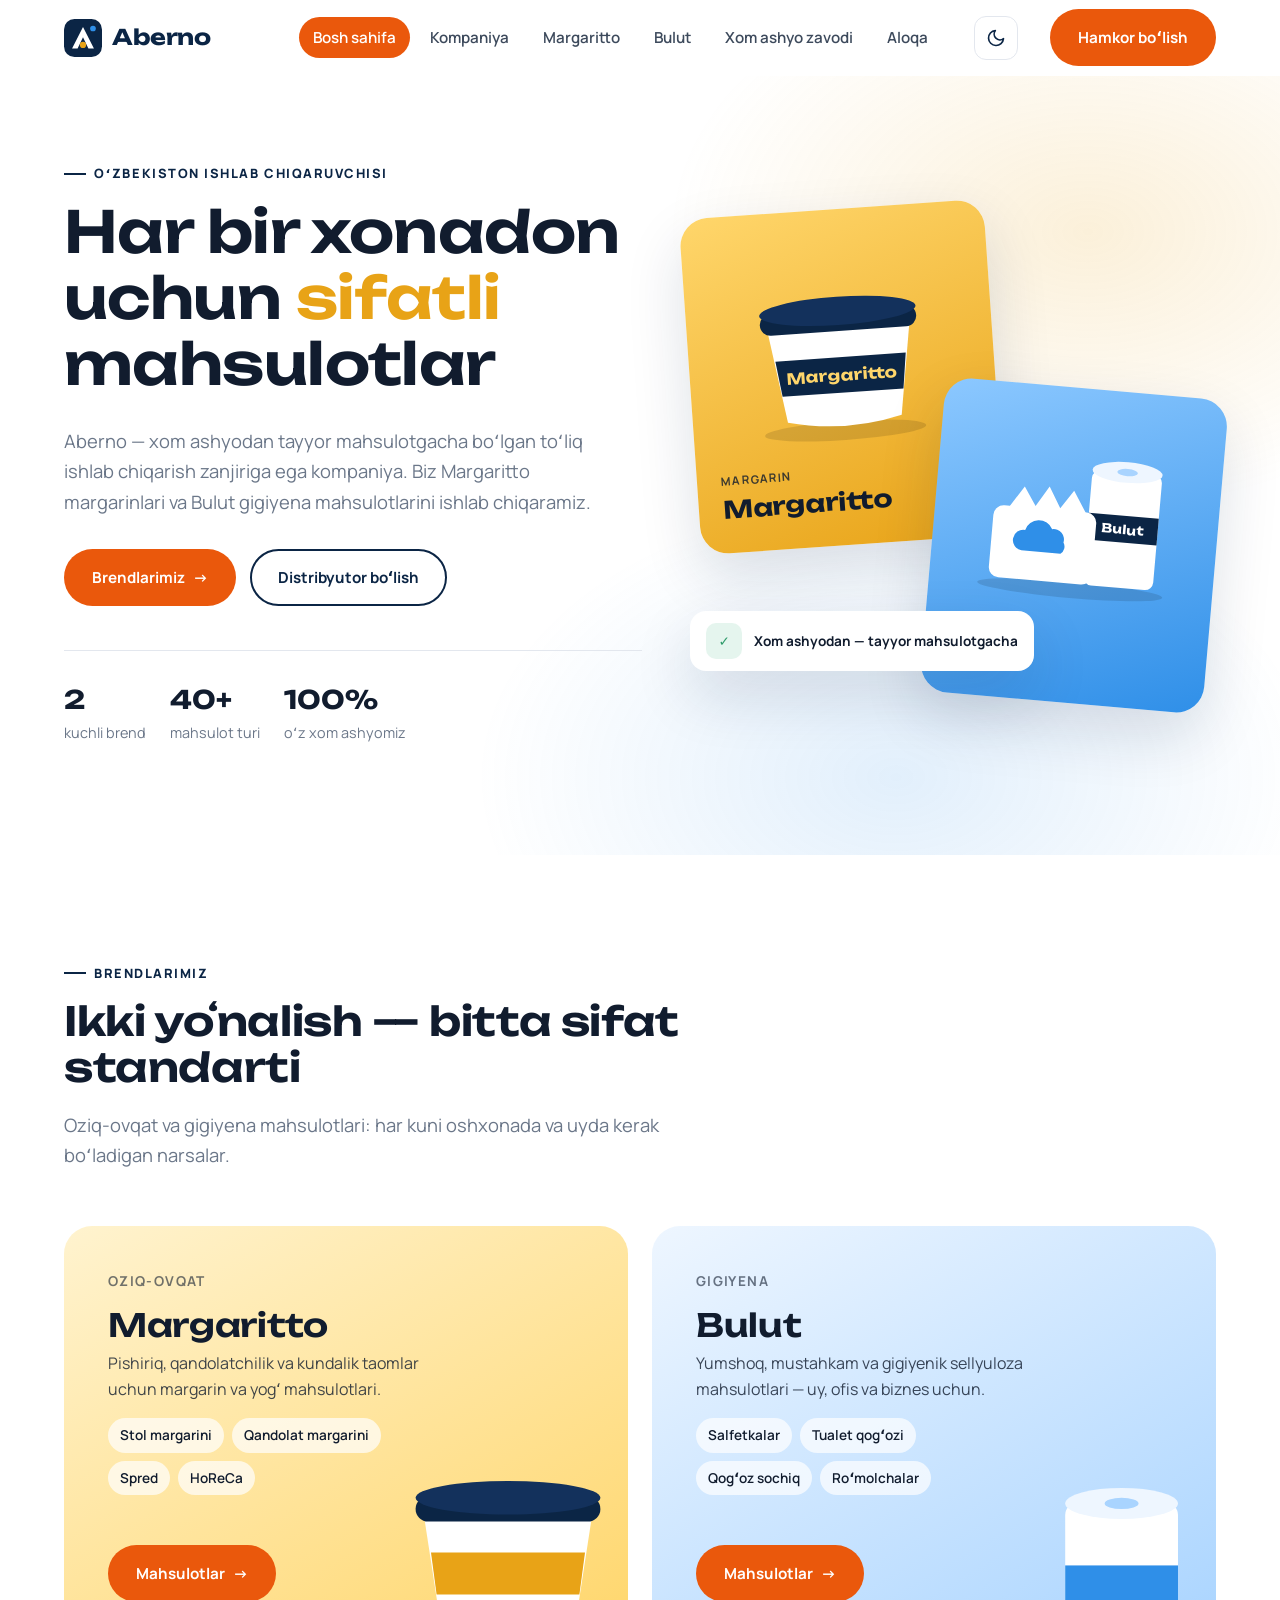
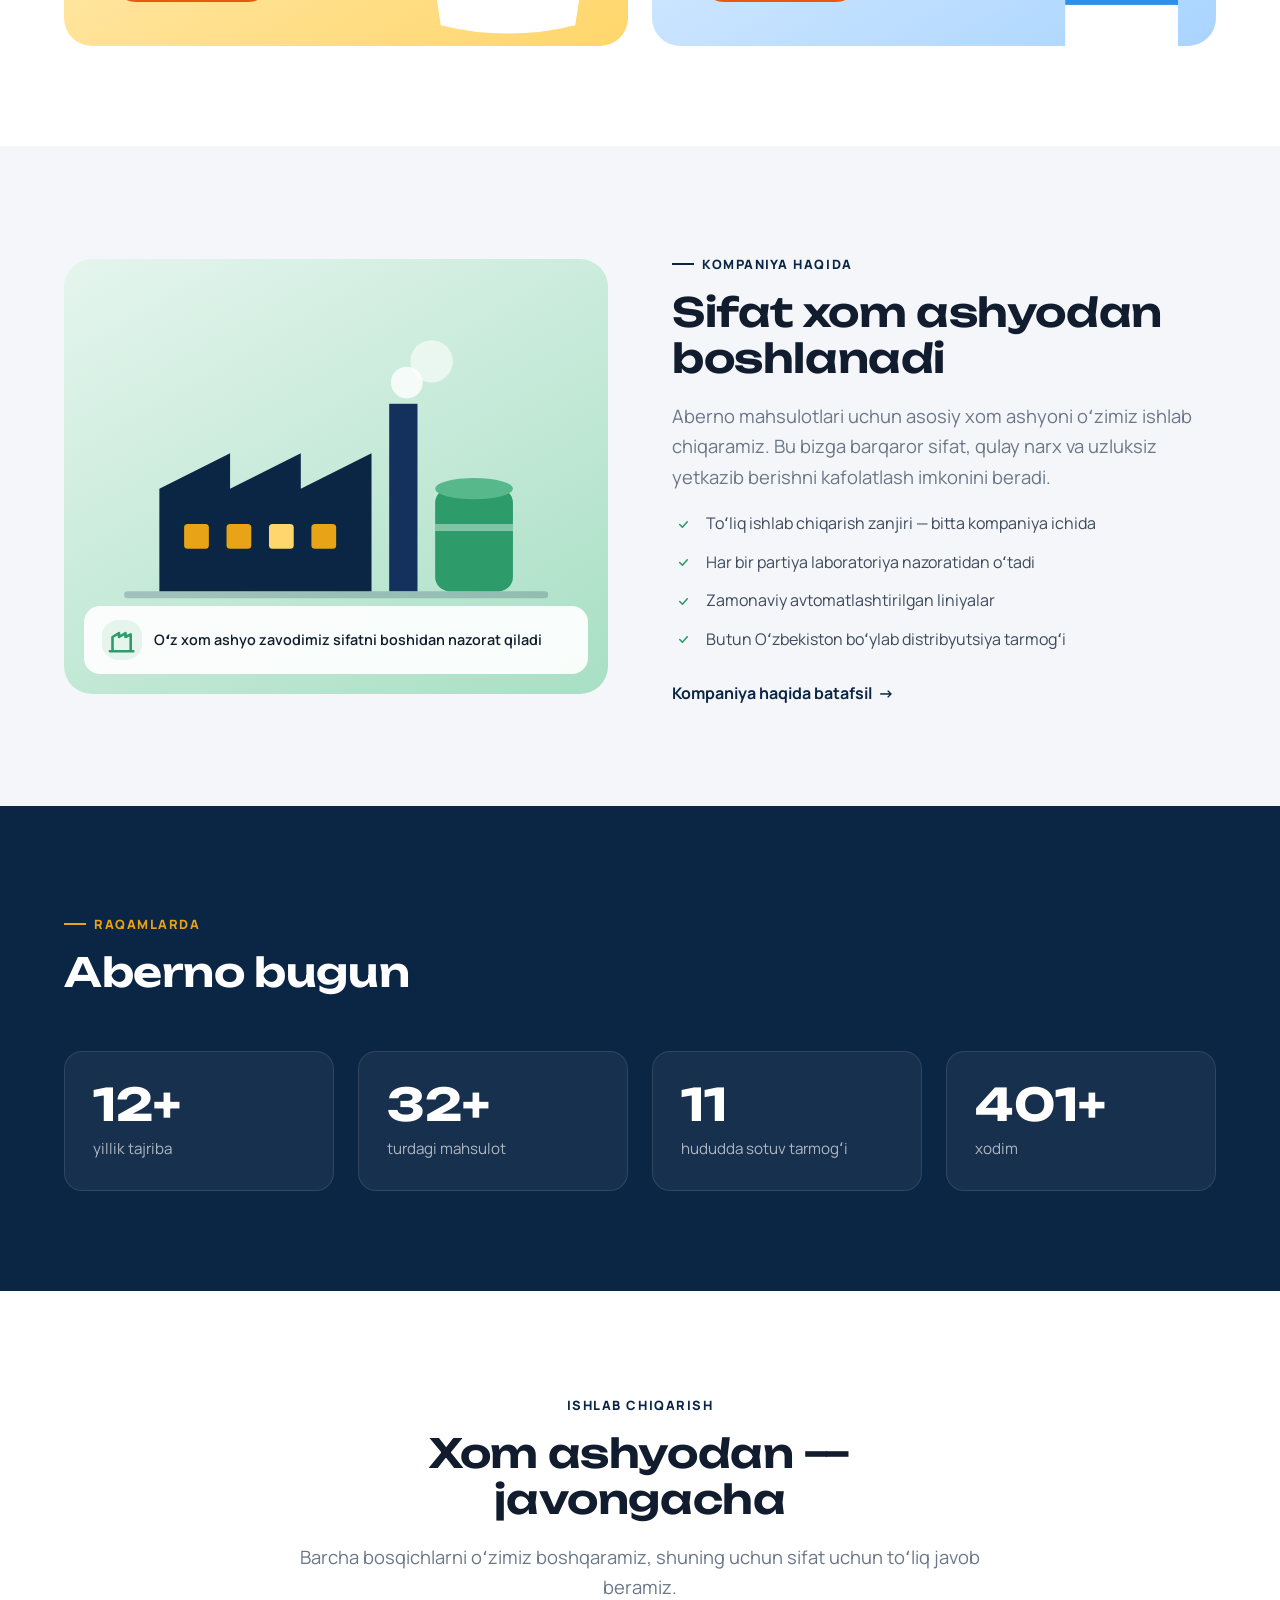
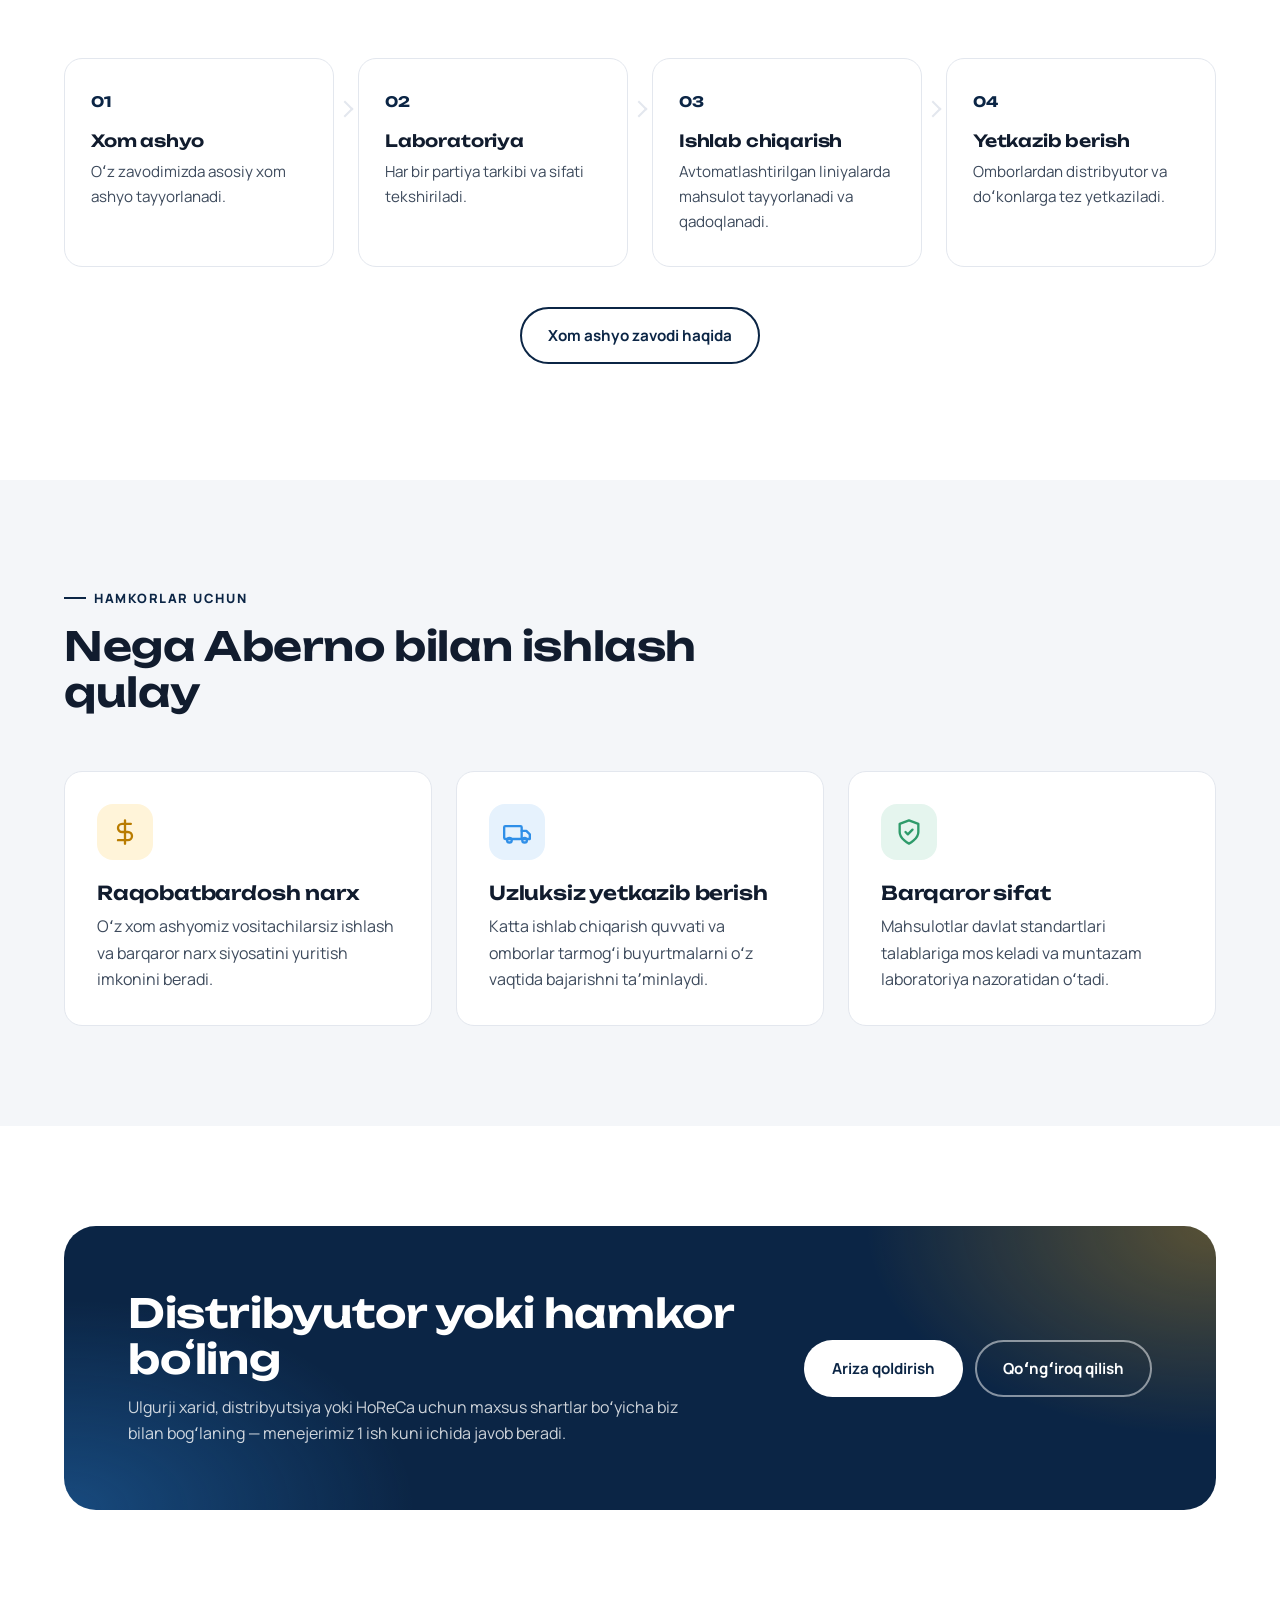
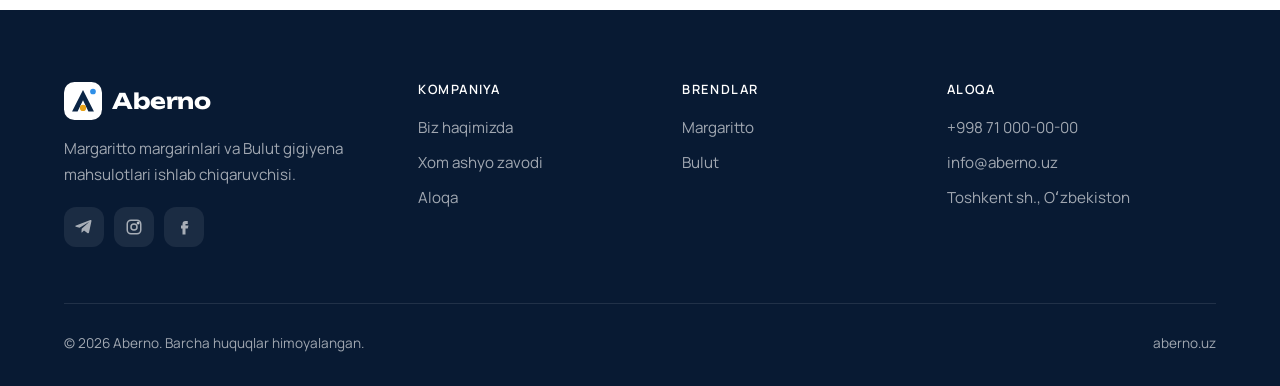
<file: index.html>
<!DOCTYPE html>
<html lang="uz">
<head>
  <meta charset="UTF-8">
  <meta name="viewport" content="width=device-width, initial-scale=1">
  <title>Aberno — Margaritto margarini va Bulut gigiyena mahsulotlari ishlab chiqaruvchisi</title>
  <meta name="description" content="Aberno — Margaritto brendi ostida margarin va Bulut brendi ostida salfetka, tualet qogʻozi va boshqa sellyuloza mahsulotlarini ishlab chiqaruvchi Oʻzbekiston kompaniyasi.">
  <link rel="icon" href="assets/favicon.svg" type="image/svg+xml">
  <link rel="preconnect" href="https://fonts.googleapis.com">
  <link rel="preconnect" href="https://fonts.gstatic.com" crossorigin>
  <link href="https://fonts.googleapis.com/css2?family=Manrope:wght@400;500;600;700;800&family=Unbounded:wght@500;600;700&display=swap" rel="stylesheet">
  <link rel="stylesheet" href="css/style.css">
  <script>
    (function () {
      var d = document.documentElement, t;
      d.classList.add("js");
      try { t = localStorage.getItem("theme"); } catch (e) {}
      if (t !== "light" && t !== "dark") t = window.matchMedia && matchMedia("(prefers-color-scheme: dark)").matches ? "dark" : "light";
      d.setAttribute("data-theme", t);
    })();
  </script>
</head>
<body>
  <a class="skip-link" href="#main">Asosiy qismga oʻtish</a>

  <header class="site-header">
    <div class="container header-inner">
      <a class="logo" href="index.html" aria-label="Aberno — bosh sahifa">
        <svg viewBox="0 0 40 40" aria-hidden="true"><rect width="40" height="40" rx="11" fill="#0b2545"/><path d="M20 8.5 31.5 31h-5.8L20 19.3 14.3 31H8.5Z" fill="#fff"/><circle cx="20" cy="27.3" r="3.3" fill="#e8a317"/><circle cx="30.5" cy="10" r="3" fill="#2f8fe8"/></svg>
        Aberno
      </a>
      <nav class="nav" id="nav" aria-label="Asosiy menyu">
        <a href="index.html" aria-current="page">Bosh sahifa</a>
        <a href="about.html">Kompaniya</a>
        <a href="margaritto.html">Margaritto</a>
        <a href="bulut.html">Bulut</a>
        <a href="zavod.html">Xom ashyo zavodi</a>
        <a href="contact.html">Aloqa</a>
        <a class="btn btn-primary nav-cta" href="contact.html#form">Hamkor boʻlish</a>
      </nav>
      <button class="theme-toggle" type="button" aria-label="Qorongʻu rejimni yoqish" aria-pressed="false">
        <svg class="icon-moon" viewBox="0 0 24 24" fill="none" stroke="currentColor" stroke-width="2" stroke-linecap="round" stroke-linejoin="round" aria-hidden="true"><path d="M21 12.8A9 9 0 1 1 11.2 3a7 7 0 0 0 9.8 9.8Z"/></svg>
        <svg class="icon-sun" viewBox="0 0 24 24" fill="none" stroke="currentColor" stroke-width="2" stroke-linecap="round" stroke-linejoin="round" aria-hidden="true"><circle cx="12" cy="12" r="4"/><path d="M12 2v2M12 20v2M4.9 4.9l1.4 1.4M17.7 17.7l1.4 1.4M2 12h2M20 12h2M4.9 19.1l1.4-1.4M17.7 6.3l1.4-1.4"/></svg>
      </button>
      <a class="btn btn-primary header-cta" href="contact.html#form">Hamkor boʻlish</a>
      <button class="burger" type="button" aria-label="Menyuni ochish" aria-expanded="false" aria-controls="nav"><span></span></button>
    </div>
  </header>

  <main id="main">
    <!-- Hero -->
    <section class="hero">
      <div class="container hero-grid">
        <div class="reveal">
          <span class="eyebrow">Oʻzbekiston ishlab chiqaruvchisi</span>
          <h1>Har bir xonadon uchun <span>sifatli</span> mahsulotlar</h1>
          <p class="lead">Aberno — xom ashyodan tayyor mahsulotgacha boʻlgan toʻliq ishlab chiqarish zanjiriga ega kompaniya. Biz Margaritto margarinlari va Bulut gigiyena mahsulotlarini ishlab chiqaramiz.</p>
          <div class="hero-actions">
            <a class="btn btn-primary" href="#brands">Brendlarimiz <span class="arrow" aria-hidden="true">→</span></a>
            <a class="btn btn-outline" href="contact.html#form">Distribyutor boʻlish</a>
          </div>
          <div class="hero-badges">
            <div><strong>2</strong>kuchli brend</div>
            <div><strong>40+</strong>mahsulot turi</div>
            <div><strong>100%</strong>oʻz xom ashyomiz</div>
          </div>
        </div>

        <div class="hero-visual reveal" data-delay="2" aria-hidden="true">
          <a class="hero-card hero-card--m" href="margaritto.html" tabindex="-1">
            <svg viewBox="0 0 200 170"><ellipse cx="100" cy="158" rx="68" ry="8" fill="rgba(0,0,0,.12)"/><path d="M40 70 52 148q48 12 96 0l12-78Z" fill="#fff"/><path d="M45 96h110l-4 30H49Z" fill="#0b2545"/><text x="100" y="116" text-anchor="middle" font-family="Unbounded, sans-serif" font-size="13" font-weight="700" fill="#ffd66b">Margaritto</text><rect x="34" y="56" width="132" height="18" rx="9" fill="#0b2545"/><ellipse cx="100" cy="57" rx="66" ry="12" fill="#13315c"/></svg>
            <small>Margarin</small>
            <b>Margaritto</b>
          </a>
          <a class="hero-card hero-card--b" href="bulut.html" tabindex="-1">
            <svg viewBox="0 0 220 170"><ellipse cx="110" cy="158" rx="90" ry="8" fill="rgba(0,0,0,.12)"/><rect x="122" y="40" width="68" height="112" rx="8" fill="#fff"/><ellipse cx="156" cy="40" rx="34" ry="10" fill="#eef6ff"/><ellipse cx="156" cy="40" rx="10" ry="3.5" fill="#a9d4ff"/><rect x="122" y="82" width="68" height="26" fill="#0b2545"/><text x="156" y="100" text-anchor="middle" font-family="Unbounded, sans-serif" font-size="12" font-weight="700" fill="#fff">Bulut</text><path d="M44 84l14-22 12 18 12-20 12 20 12-18 14 22Z" fill="#fff"/><rect x="30" y="82" width="100" height="70" rx="10" fill="#fff"/><path d="M60 124a10 10 0 0 1 2-20 14 14 0 0 1 26-3 10 10 0 0 1 12 12 8 8 0 0 1-2 11Z" fill="#2f8fe8"/></svg>
            <small>Gigiyena</small>
            <b>Bulut</b>
          </a>
          <div class="hero-chip"><i>✓</i>Xom ashyodan — tayyor mahsulotgacha</div>
        </div>
      </div>
    </section>

    <!-- Brendlar -->
    <section class="section" id="brands">
      <div class="container">
        <div class="section-head reveal">
          <span class="eyebrow">Brendlarimiz</span>
          <h2>Ikki yoʻnalish — bitta sifat standarti</h2>
          <p class="lead">Oziq-ovqat va gigiyena mahsulotlari: har kuni oshxonada va uyda kerak boʻladigan narsalar.</p>
        </div>

        <div class="grid grid-2">
          <article class="brand-card brand-card--m reveal">
            <span class="tag">Oziq-ovqat</span>
            <h3>Margaritto</h3>
            <p>Pishiriq, qandolatchilik va kundalik taomlar uchun margarin va yogʻ mahsulotlari.</p>
            <ul>
              <li>Stol margarini</li>
              <li>Qandolat margarini</li>
              <li>Spred</li>
              <li>HoReCa</li>
            </ul>
            <a class="btn btn-primary" href="margaritto.html">Mahsulotlar <span class="arrow" aria-hidden="true">→</span></a>
            <svg class="art" viewBox="0 0 200 170" aria-hidden="true"><path d="M40 70 52 148q48 12 96 0l12-78Z" fill="#fff"/><path d="M45 96h110l-4 30H49Z" fill="#e8a317"/><rect x="34" y="56" width="132" height="18" rx="9" fill="#0b2545"/><ellipse cx="100" cy="57" rx="66" ry="12" fill="#13315c"/></svg>
          </article>

          <article class="brand-card brand-card--b reveal" data-delay="1">
            <span class="tag">Gigiyena</span>
            <h3>Bulut</h3>
            <p>Yumshoq, mustahkam va gigiyenik sellyuloza mahsulotlari — uy, ofis va biznes uchun.</p>
            <ul>
              <li>Salfetkalar</li>
              <li>Tualet qogʻozi</li>
              <li>Qogʻoz sochiq</li>
              <li>Roʻmolchalar</li>
            </ul>
            <a class="btn btn-primary" href="bulut.html">Mahsulotlar <span class="arrow" aria-hidden="true">→</span></a>
            <svg class="art" viewBox="0 0 120 170" aria-hidden="true"><rect x="20" y="40" width="80" height="120" rx="8" fill="#fff"/><ellipse cx="60" cy="40" rx="40" ry="11" fill="#eef6ff"/><ellipse cx="60" cy="40" rx="12" ry="4" fill="#a9d4ff"/><rect x="20" y="84" width="80" height="28" fill="#2f8fe8"/></svg>
          </article>
        </div>
      </div>
    </section>

    <!-- Kompaniya haqida qisqacha -->
    <section class="section section-soft">
      <div class="container split">
        <div class="media green reveal">
          <svg viewBox="0 0 240 170" aria-hidden="true"><rect x="0" y="150" width="240" height="4" rx="2" fill="#0b2545" opacity=".2"/><path d="M20 150V92l40-20v20l40-20v20l40-20v78Z" fill="#0b2545"/><rect x="34" y="112" width="14" height="14" rx="2" fill="#e8a317"/><rect x="58" y="112" width="14" height="14" rx="2" fill="#e8a317"/><rect x="82" y="112" width="14" height="14" rx="2" fill="#ffd66b"/><rect x="106" y="112" width="14" height="14" rx="2" fill="#e8a317"/><rect x="150" y="44" width="16" height="106" fill="#13315c"/><circle cx="160" cy="32" r="9" fill="#fff" opacity=".8"/><circle cx="174" cy="20" r="12" fill="#fff" opacity=".6"/><rect x="176" y="92" width="44" height="58" rx="8" fill="#2e9b6a"/><ellipse cx="198" cy="92" rx="22" ry="6" fill="#57b98b"/><rect x="176" y="112" width="44" height="4" fill="#fff" opacity=".4"/></svg>
          <div class="floating-note"><span class="icon green" style="width:40px;height:40px;margin:0">
            <svg viewBox="0 0 24 24" fill="none" stroke="currentColor" stroke-width="2" stroke-linecap="round" stroke-linejoin="round"><path d="M3 21h18M5 21V10l5-3v3l5-3v3l4-2v13"/></svg></span>
            Oʻz xom ashyo zavodimiz sifatni boshidan nazorat qiladi</div>
        </div>
        <div class="reveal" data-delay="1">
          <span class="eyebrow">Kompaniya haqida</span>
          <h2>Sifat xom ashyodan boshlanadi</h2>
          <p class="lead">Aberno mahsulotlari uchun asosiy xom ashyoni oʻzimiz ishlab chiqaramiz. Bu bizga barqaror sifat, qulay narx va uzluksiz yetkazib berishni kafolatlash imkonini beradi.</p>
          <ul class="check-list">
            <li>Toʻliq ishlab chiqarish zanjiri — bitta kompaniya ichida</li>
            <li>Har bir partiya laboratoriya nazoratidan oʻtadi</li>
            <li>Zamonaviy avtomatlashtirilgan liniyalar</li>
            <li>Butun Oʻzbekiston boʻylab distribyutsiya tarmogʻi</li>
          </ul>
          <a class="link-arrow" href="about.html">Kompaniya haqida batafsil</a>
        </div>
      </div>
    </section>

    <!-- Raqamlar -->
    <section class="section section-dark">
      <div class="container">
        <div class="section-head reveal">
          <span class="eyebrow">Raqamlarda</span>
          <h2>Aberno bugun</h2>
        </div>
        <div class="stats">
          <div class="stat reveal"><strong data-count="15" data-suffix="+">15+</strong><span>yillik tajriba</span></div>
          <div class="stat reveal" data-delay="1"><strong data-count="40" data-suffix="+">40+</strong><span>turdagi mahsulot</span></div>
          <div class="stat reveal" data-delay="2"><strong data-count="14">14</strong><span>hududda sotuv tarmogʻi</span></div>
          <div class="stat reveal" data-delay="3"><strong data-count="500" data-suffix="+">500+</strong><span>xodim</span></div>
        </div>
      </div>
    </section>

    <!-- Ishlab chiqarish zanjiri -->
    <section class="section">
      <div class="container">
        <div class="section-head center reveal">
          <span class="eyebrow">Ishlab chiqarish</span>
          <h2>Xom ashyodan — javongacha</h2>
          <p class="lead">Barcha bosqichlarni oʻzimiz boshqaramiz, shuning uchun sifat uchun toʻliq javob beramiz.</p>
        </div>
        <div class="chain">
          <div class="chain-step reveal">
            <h3>Xom ashyo</h3>
            <p>Oʻz zavodimizda asosiy xom ashyo tayyorlanadi.</p>
          </div>
          <div class="chain-step reveal" data-delay="1">
            <h3>Laboratoriya</h3>
            <p>Har bir partiya tarkibi va sifati tekshiriladi.</p>
          </div>
          <div class="chain-step reveal" data-delay="2">
            <h3>Ishlab chiqarish</h3>
            <p>Avtomatlashtirilgan liniyalarda mahsulot tayyorlanadi va qadoqlanadi.</p>
          </div>
          <div class="chain-step reveal" data-delay="3">
            <h3>Yetkazib berish</h3>
            <p>Omborlardan distribyutor va doʻkonlarga tez yetkaziladi.</p>
          </div>
        </div>
        <p style="text-align:center;margin-top:40px" class="reveal"><a class="btn btn-outline" href="zavod.html">Xom ashyo zavodi haqida</a></p>
      </div>
    </section>

    <!-- Nega Aberno -->
    <section class="section section-soft">
      <div class="container">
        <div class="section-head reveal">
          <span class="eyebrow">Hamkorlar uchun</span>
          <h2>Nega Aberno bilan ishlash qulay</h2>
        </div>
        <div class="grid grid-3">
          <div class="card reveal">
            <div class="icon gold"><svg viewBox="0 0 24 24" fill="none" stroke="currentColor" stroke-width="2" stroke-linecap="round" stroke-linejoin="round"><path d="M12 2v20M17 5H9.5a3.5 3.5 0 0 0 0 7h5a3.5 3.5 0 0 1 0 7H6"/></svg></div>
            <h3>Raqobatbardosh narx</h3>
            <p>Oʻz xom ashyomiz vositachilarsiz ishlash va barqaror narx siyosatini yuritish imkonini beradi.</p>
          </div>
          <div class="card reveal" data-delay="1">
            <div class="icon sky"><svg viewBox="0 0 24 24" fill="none" stroke="currentColor" stroke-width="2" stroke-linecap="round" stroke-linejoin="round"><rect x="1" y="7" width="15" height="11" rx="1"/><path d="M16 11h4l3 3v4h-7M5.5 21a2 2 0 1 0 0-4 2 2 0 0 0 0 4ZM18.5 21a2 2 0 1 0 0-4 2 2 0 0 0 0 4Z"/></svg></div>
            <h3>Uzluksiz yetkazib berish</h3>
            <p>Katta ishlab chiqarish quvvati va omborlar tarmogʻi buyurtmalarni oʻz vaqtida bajarishni taʼminlaydi.</p>
          </div>
          <div class="card reveal" data-delay="2">
            <div class="icon green"><svg viewBox="0 0 24 24" fill="none" stroke="currentColor" stroke-width="2" stroke-linecap="round" stroke-linejoin="round"><path d="M12 22s8-4 8-10V5l-8-3-8 3v7c0 6 8 10 8 10Z"/><path d="m9 12 2 2 4-4"/></svg></div>
            <h3>Barqaror sifat</h3>
            <p>Mahsulotlar davlat standartlari talablariga mos keladi va muntazam laboratoriya nazoratidan oʻtadi.</p>
          </div>
        </div>
      </div>
    </section>

    <!-- CTA -->
    <section class="section">
      <div class="container">
        <div class="cta reveal">
          <div>
            <h2>Distribyutor yoki hamkor boʻling</h2>
            <p>Ulgurji xarid, distribyutsiya yoki HoReCa uchun maxsus shartlar boʻyicha biz bilan bogʻlaning — menejerimiz 1 ish kuni ichida javob beradi.</p>
          </div>
          <div class="cta-actions">
            <a class="btn btn-light" href="contact.html#form">Ariza qoldirish</a>
            <a class="btn btn-ghost-light" href="tel:+998710000000">Qoʻngʻiroq qilish</a>
          </div>
        </div>
      </div>
    </section>
  </main>

  <footer class="site-footer">
    <div class="container">
      <div class="footer-grid">
        <div>
          <a class="logo" href="index.html">
            <svg viewBox="0 0 40 40" aria-hidden="true"><rect width="40" height="40" rx="11" fill="#fff"/><path d="M20 8.5 31.5 31h-5.8L20 19.3 14.3 31H8.5Z" fill="#0b2545"/><circle cx="20" cy="27.3" r="3.3" fill="#e8a317"/><circle cx="30.5" cy="10" r="3" fill="#2f8fe8"/></svg>
            Aberno
          </a>
          <p>Margaritto margarinlari va Bulut gigiyena mahsulotlari ishlab chiqaruvchisi.</p>
          <div class="socials">
            <a href="#" aria-label="Telegram"><svg viewBox="0 0 24 24" fill="currentColor"><path d="M21.9 4.3 18.7 19.4c-.2 1-.9 1.3-1.8.8l-4.9-3.6-2.4 2.3c-.3.3-.5.5-1 .5l.3-5 9.2-8.3c.4-.4-.1-.6-.6-.2L6.1 13 1.2 11.5c-1-.3-1.1-1 .2-1.5L20.5 2.6c.9-.3 1.7.2 1.4 1.7Z"/></svg></a>
            <a href="#" aria-label="Instagram"><svg viewBox="0 0 24 24" fill="none" stroke="currentColor" stroke-width="2"><rect x="3" y="3" width="18" height="18" rx="5"/><circle cx="12" cy="12" r="4"/><circle cx="17.5" cy="6.5" r="1" fill="currentColor"/></svg></a>
            <a href="#" aria-label="Facebook"><svg viewBox="0 0 24 24" fill="currentColor"><path d="M14 8h3V4h-3a4 4 0 0 0-4 4v2H8v4h2v8h4v-8h3l1-4h-4V8Z"/></svg></a>
          </div>
        </div>
        <div>
          <h4>Kompaniya</h4>
          <ul>
            <li><a href="about.html">Biz haqimizda</a></li>
            <li><a href="zavod.html">Xom ashyo zavodi</a></li>
            <li><a href="contact.html">Aloqa</a></li>
          </ul>
        </div>
        <div>
          <h4>Brendlar</h4>
          <ul>
            <li><a href="margaritto.html">Margaritto</a></li>
            <li><a href="bulut.html">Bulut</a></li>
          </ul>
        </div>
        <div>
          <h4>Aloqa</h4>
          <ul>
            <li><a href="tel:+998710000000">+998 71 000-00-00</a></li>
            <li><a href="mailto:info@aberno.uz">info@aberno.uz</a></li>
            <li>Toshkent sh., Oʻzbekiston</li>
          </ul>
        </div>
      </div>
      <div class="footer-bottom">
        <span>© <span data-year>2026</span> Aberno. Barcha huquqlar himoyalangan.</span>
        <span>aberno.uz</span>
      </div>
    </div>
  </footer>

  <script src="js/main.js"></script>
</body>
</html>
</file>
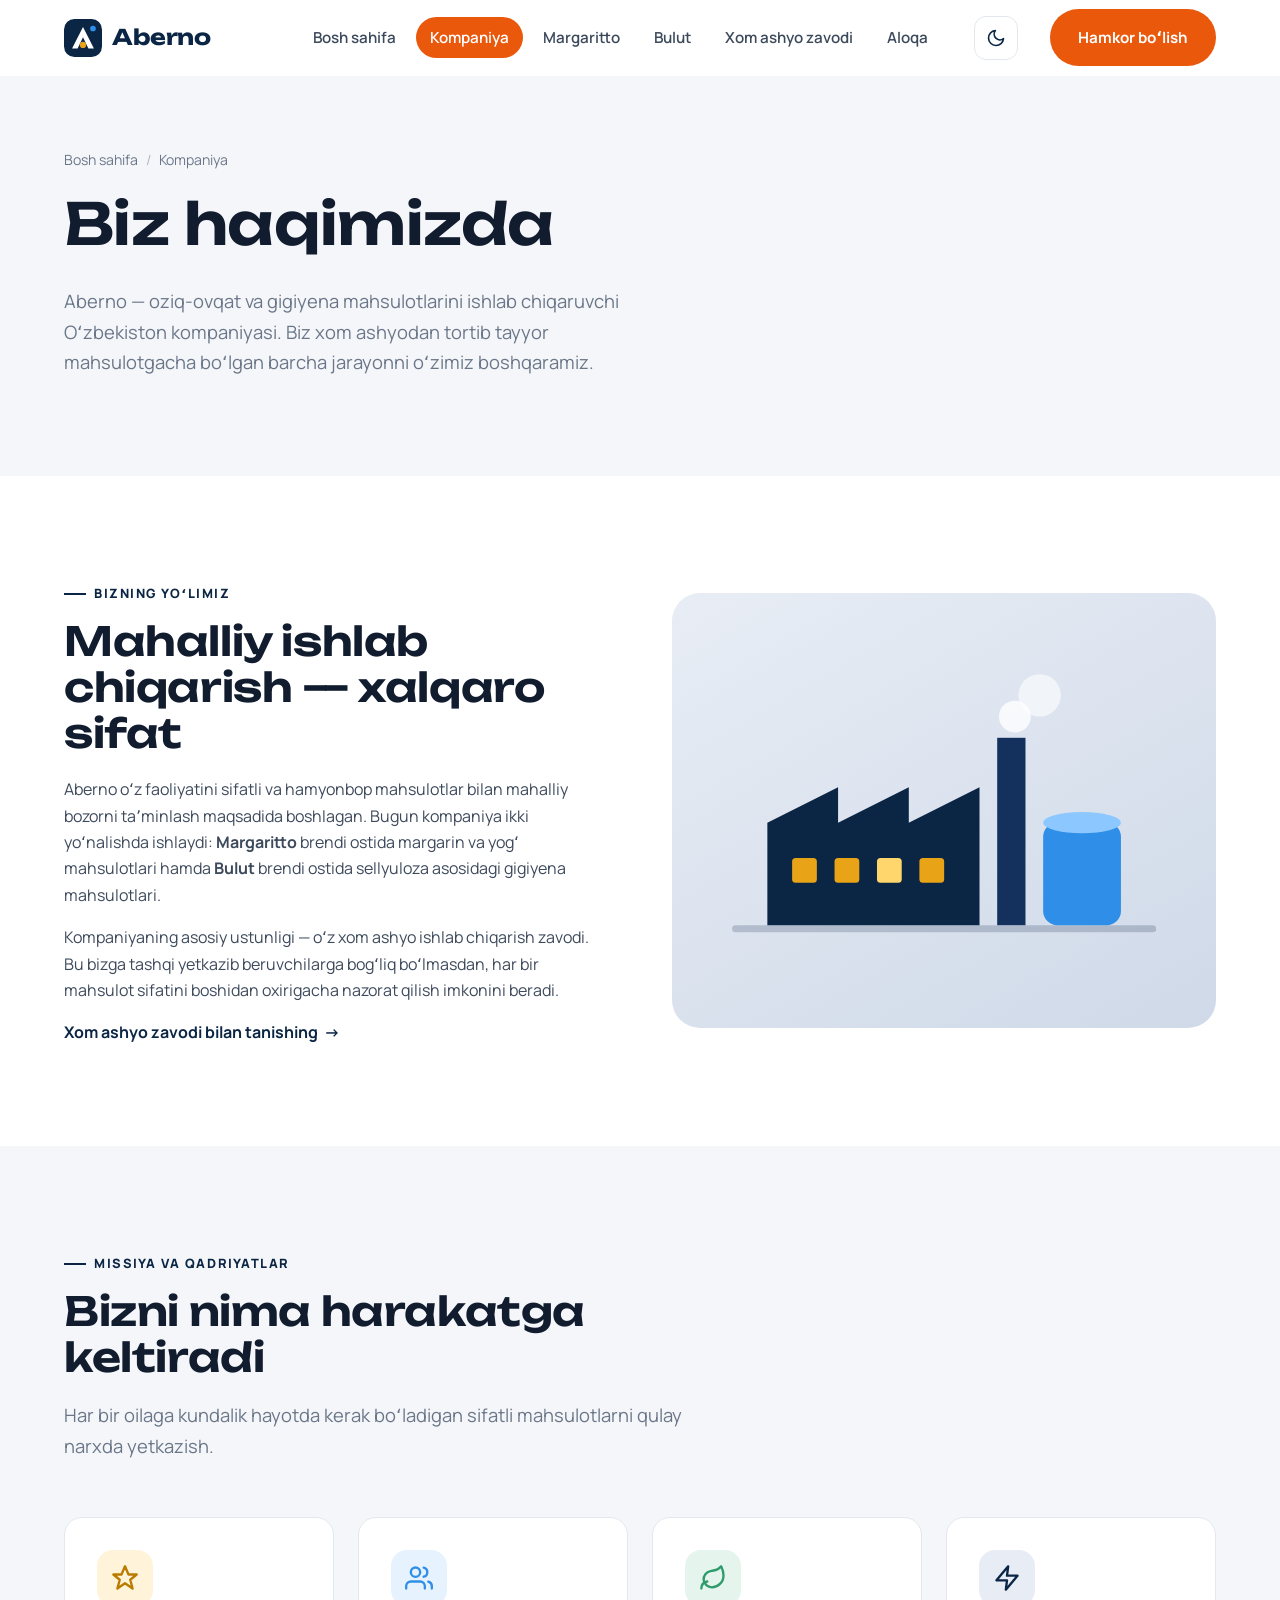
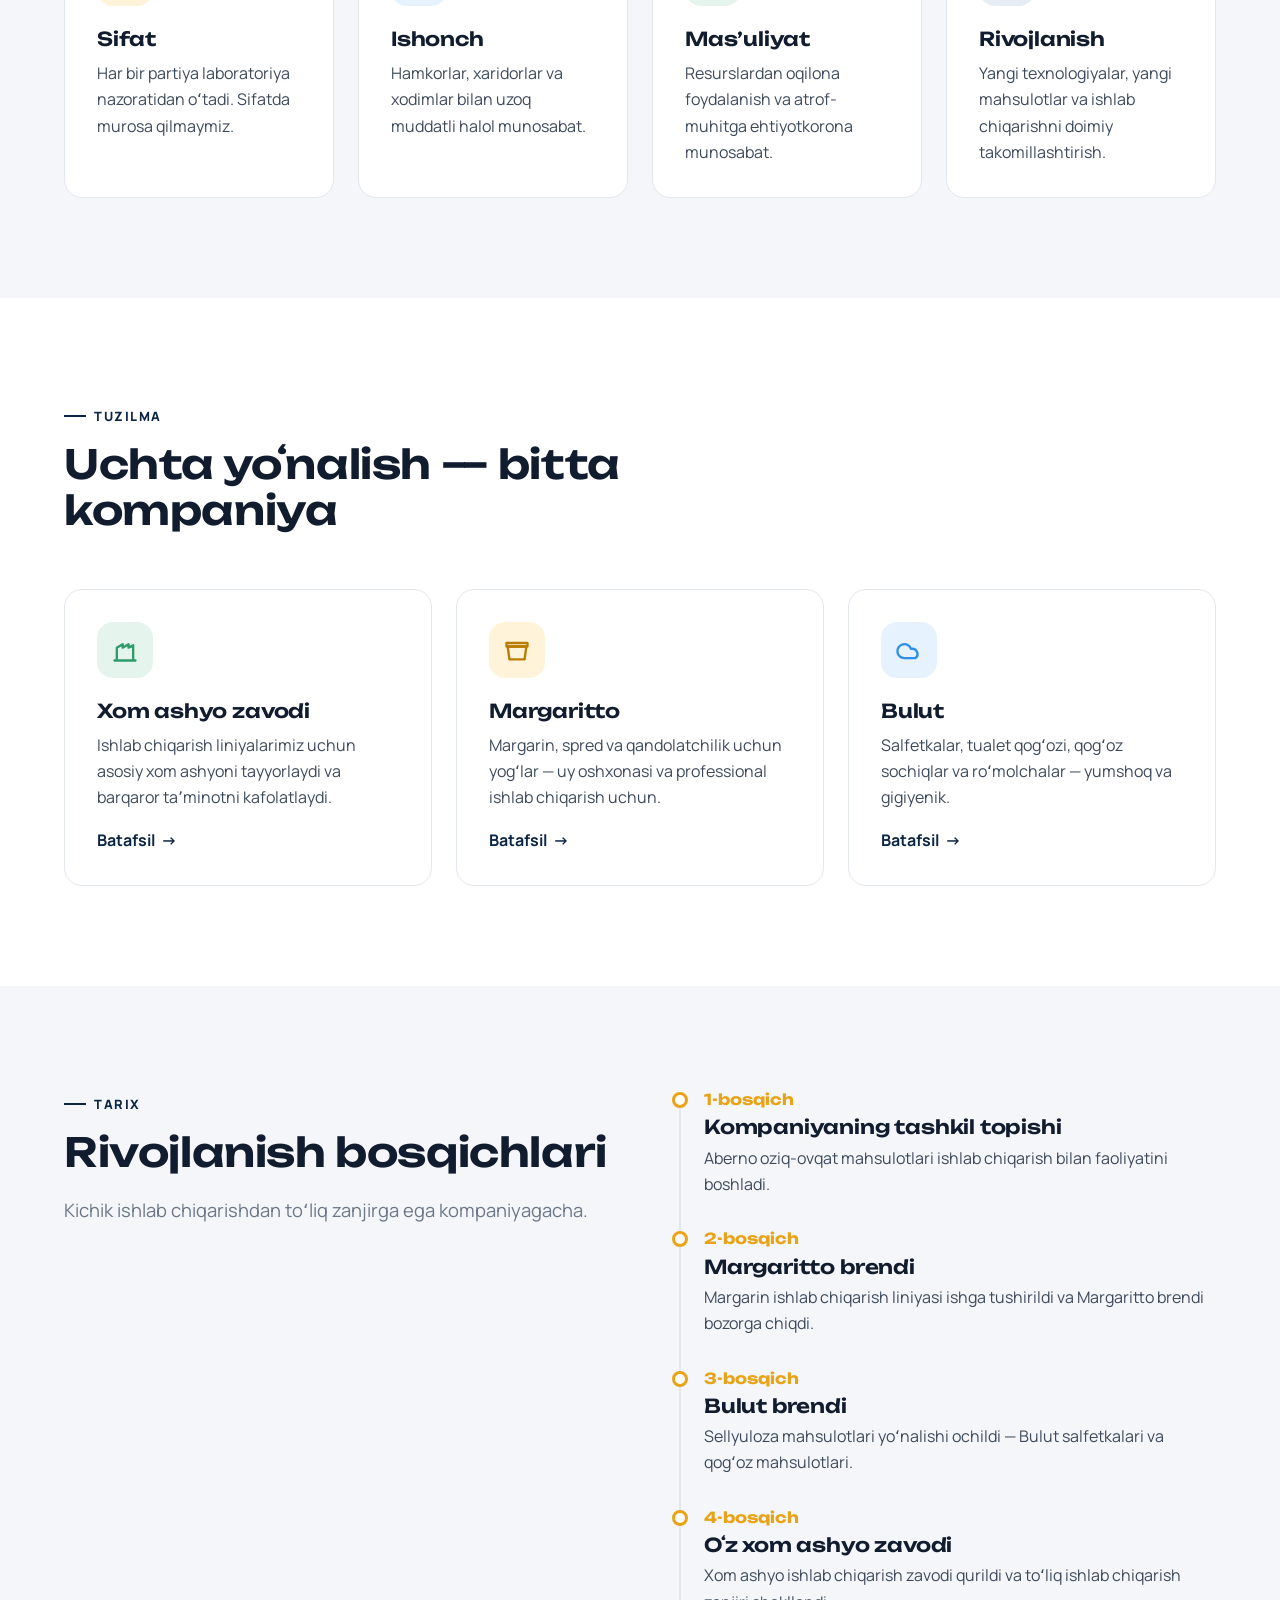
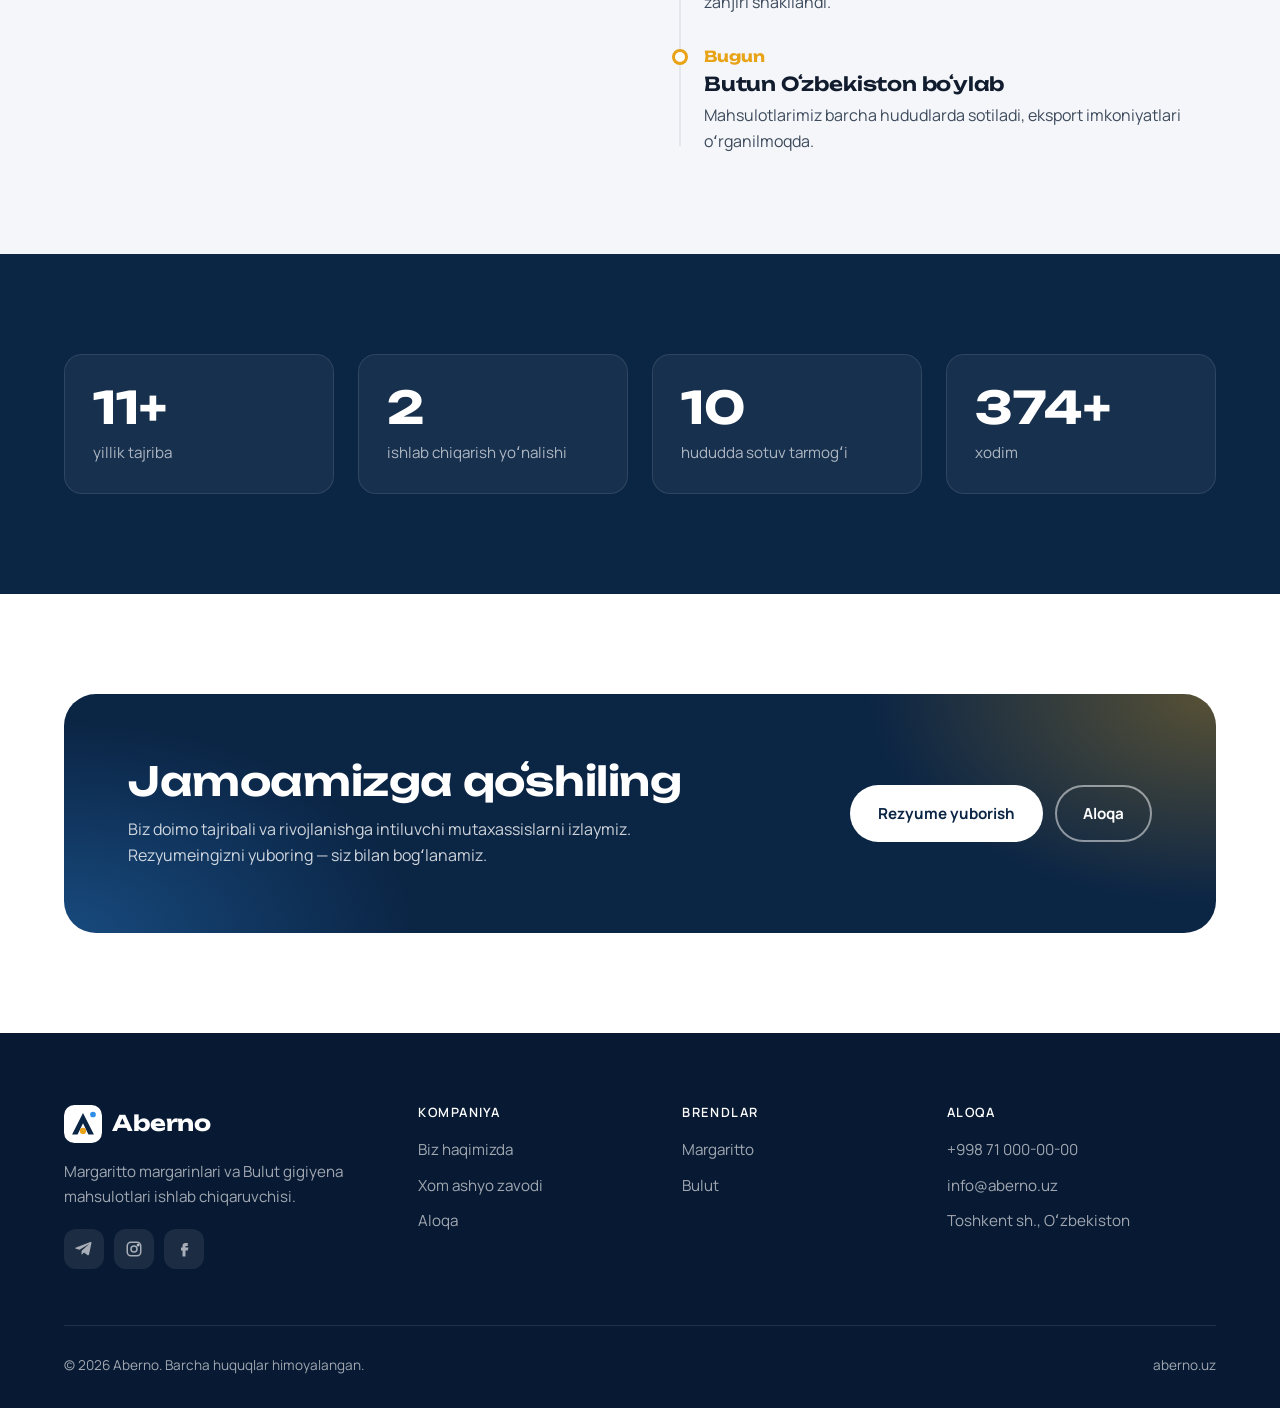
<file: about.html>
<!DOCTYPE html>
<html lang="uz">
<head>
  <meta charset="UTF-8">
  <meta name="viewport" content="width=device-width, initial-scale=1">
  <title>Kompaniya haqida — Aberno</title>
  <meta name="description" content="Aberno kompaniyasi: missiya, qadriyatlar, tarix va toʻliq ishlab chiqarish zanjiri. Margaritto va Bulut brendlari ishlab chiqaruvchisi.">
  <link rel="icon" href="assets/favicon.svg" type="image/svg+xml">
  <link rel="preconnect" href="https://fonts.googleapis.com">
  <link rel="preconnect" href="https://fonts.gstatic.com" crossorigin>
  <link href="https://fonts.googleapis.com/css2?family=Manrope:wght@400;500;600;700;800&family=Unbounded:wght@500;600;700&display=swap" rel="stylesheet">
  <link rel="stylesheet" href="css/style.css">
  <script>
    (function () {
      var d = document.documentElement, t;
      d.classList.add("js");
      try { t = localStorage.getItem("theme"); } catch (e) {}
      if (t !== "light" && t !== "dark") t = window.matchMedia && matchMedia("(prefers-color-scheme: dark)").matches ? "dark" : "light";
      d.setAttribute("data-theme", t);
    })();
  </script>
</head>
<body>
  <a class="skip-link" href="#main">Asosiy qismga oʻtish</a>

  <header class="site-header">
    <div class="container header-inner">
      <a class="logo" href="index.html" aria-label="Aberno — bosh sahifa">
        <svg viewBox="0 0 40 40" aria-hidden="true"><rect width="40" height="40" rx="11" fill="#0b2545"/><path d="M20 8.5 31.5 31h-5.8L20 19.3 14.3 31H8.5Z" fill="#fff"/><circle cx="20" cy="27.3" r="3.3" fill="#e8a317"/><circle cx="30.5" cy="10" r="3" fill="#2f8fe8"/></svg>
        Aberno
      </a>
      <nav class="nav" id="nav" aria-label="Asosiy menyu">
        <a href="index.html">Bosh sahifa</a>
        <a href="about.html" aria-current="page">Kompaniya</a>
        <a href="margaritto.html">Margaritto</a>
        <a href="bulut.html">Bulut</a>
        <a href="zavod.html">Xom ashyo zavodi</a>
        <a href="contact.html">Aloqa</a>
        <a class="btn btn-primary nav-cta" href="contact.html#form">Hamkor boʻlish</a>
      </nav>
      <button class="theme-toggle" type="button" aria-label="Qorongʻu rejimni yoqish" aria-pressed="false">
        <svg class="icon-moon" viewBox="0 0 24 24" fill="none" stroke="currentColor" stroke-width="2" stroke-linecap="round" stroke-linejoin="round" aria-hidden="true"><path d="M21 12.8A9 9 0 1 1 11.2 3a7 7 0 0 0 9.8 9.8Z"/></svg>
        <svg class="icon-sun" viewBox="0 0 24 24" fill="none" stroke="currentColor" stroke-width="2" stroke-linecap="round" stroke-linejoin="round" aria-hidden="true"><circle cx="12" cy="12" r="4"/><path d="M12 2v2M12 20v2M4.9 4.9l1.4 1.4M17.7 17.7l1.4 1.4M2 12h2M20 12h2M4.9 19.1l1.4-1.4M17.7 6.3l1.4-1.4"/></svg>
      </button>
      <a class="btn btn-primary header-cta" href="contact.html#form">Hamkor boʻlish</a>
      <button class="burger" type="button" aria-label="Menyuni ochish" aria-expanded="false" aria-controls="nav"><span></span></button>
    </div>
  </header>

  <main id="main">
    <section class="page-hero">
      <div class="container">
        <nav class="breadcrumbs" aria-label="Sahifa yoʻli">
          <a href="index.html">Bosh sahifa</a><span aria-hidden="true">/</span><span>Kompaniya</span>
        </nav>
        <h1 class="reveal">Biz haqimizda</h1>
        <p class="lead reveal" data-delay="1">Aberno — oziq-ovqat va gigiyena mahsulotlarini ishlab chiqaruvchi Oʻzbekiston kompaniyasi. Biz xom ashyodan tortib tayyor mahsulotgacha boʻlgan barcha jarayonni oʻzimiz boshqaramiz.</p>
      </div>
    </section>

    <!-- Hikoya -->
    <section class="section">
      <div class="container split">
        <div class="reveal">
          <span class="eyebrow">Bizning yoʻlimiz</span>
          <h2>Mahalliy ishlab chiqarish — xalqaro sifat</h2>
          <p>Aberno oʻz faoliyatini sifatli va hamyonbop mahsulotlar bilan mahalliy bozorni taʼminlash maqsadida boshlagan. Bugun kompaniya ikki yoʻnalishda ishlaydi: <strong>Margaritto</strong> brendi ostida margarin va yogʻ mahsulotlari hamda <strong>Bulut</strong> brendi ostida sellyuloza asosidagi gigiyena mahsulotlari.</p>
          <p>Kompaniyaning asosiy ustunligi — oʻz xom ashyo ishlab chiqarish zavodi. Bu bizga tashqi yetkazib beruvchilarga bogʻliq boʻlmasdan, har bir mahsulot sifatini boshidan oxirigacha nazorat qilish imkonini beradi.</p>
          <a class="link-arrow" href="zavod.html">Xom ashyo zavodi bilan tanishing</a>
        </div>
        <div class="media reveal" data-delay="1">
          <svg viewBox="0 0 240 170" aria-hidden="true"><rect x="0" y="150" width="240" height="4" rx="2" fill="#0b2545" opacity=".2"/><path d="M20 150V92l40-20v20l40-20v20l40-20v78Z" fill="#0b2545"/><rect x="34" y="112" width="14" height="14" rx="2" fill="#e8a317"/><rect x="58" y="112" width="14" height="14" rx="2" fill="#e8a317"/><rect x="82" y="112" width="14" height="14" rx="2" fill="#ffd66b"/><rect x="106" y="112" width="14" height="14" rx="2" fill="#e8a317"/><rect x="150" y="44" width="16" height="106" fill="#13315c"/><circle cx="160" cy="32" r="9" fill="#fff" opacity=".8"/><circle cx="174" cy="20" r="12" fill="#fff" opacity=".6"/><rect x="176" y="92" width="44" height="58" rx="8" fill="#2f8fe8"/><ellipse cx="198" cy="92" rx="22" ry="6" fill="#8cc8ff"/></svg>
        </div>
      </div>
    </section>

    <!-- Missiya / qadriyatlar -->
    <section class="section section-soft">
      <div class="container">
        <div class="section-head reveal">
          <span class="eyebrow">Missiya va qadriyatlar</span>
          <h2>Bizni nima harakatga keltiradi</h2>
          <p class="lead">Har bir oilaga kundalik hayotda kerak boʻladigan sifatli mahsulotlarni qulay narxda yetkazish.</p>
        </div>
        <div class="grid grid-4">
          <div class="card reveal">
            <div class="icon gold"><svg viewBox="0 0 24 24" fill="none" stroke="currentColor" stroke-width="2" stroke-linecap="round" stroke-linejoin="round"><path d="m12 2 3 7h7l-5.5 4.5 2 7.5L12 16.5 5.5 21l2-7.5L2 9h7Z"/></svg></div>
            <h3>Sifat</h3>
            <p>Har bir partiya laboratoriya nazoratidan oʻtadi. Sifatda murosa qilmaymiz.</p>
          </div>
          <div class="card reveal" data-delay="1">
            <div class="icon sky"><svg viewBox="0 0 24 24" fill="none" stroke="currentColor" stroke-width="2" stroke-linecap="round" stroke-linejoin="round"><path d="M17 21v-2a4 4 0 0 0-4-4H5a4 4 0 0 0-4 4v2M9 11a4 4 0 1 0 0-8 4 4 0 0 0 0 8ZM23 21v-2a4 4 0 0 0-3-3.9M16 3.1a4 4 0 0 1 0 7.8"/></svg></div>
            <h3>Ishonch</h3>
            <p>Hamkorlar, xaridorlar va xodimlar bilan uzoq muddatli halol munosabat.</p>
          </div>
          <div class="card reveal" data-delay="2">
            <div class="icon green"><svg viewBox="0 0 24 24" fill="none" stroke="currentColor" stroke-width="2" stroke-linecap="round" stroke-linejoin="round"><path d="M11 20A7 7 0 0 1 9.8 6.1C15.5 5 17 4.5 19 2c1 2 2 4.2 2 8 0 5.5-4.8 10-10 10Z"/><path d="M2 21c0-3 1.9-5.4 5.1-6"/></svg></div>
            <h3>Masʼuliyat</h3>
            <p>Resurslardan oqilona foydalanish va atrof-muhitga ehtiyotkorona munosabat.</p>
          </div>
          <div class="card reveal" data-delay="3">
            <div class="icon navy"><svg viewBox="0 0 24 24" fill="none" stroke="currentColor" stroke-width="2" stroke-linecap="round" stroke-linejoin="round"><path d="M13 2 3 14h9l-1 8 10-12h-9Z"/></svg></div>
            <h3>Rivojlanish</h3>
            <p>Yangi texnologiyalar, yangi mahsulotlar va ishlab chiqarishni doimiy takomillashtirish.</p>
          </div>
        </div>
      </div>
    </section>

    <!-- Yoʻnalishlar -->
    <section class="section">
      <div class="container">
        <div class="section-head reveal">
          <span class="eyebrow">Tuzilma</span>
          <h2>Uchta yoʻnalish — bitta kompaniya</h2>
        </div>
        <div class="grid grid-3">
          <a class="card reveal" href="zavod.html">
            <div class="icon green"><svg viewBox="0 0 24 24" fill="none" stroke="currentColor" stroke-width="2" stroke-linecap="round" stroke-linejoin="round"><path d="M3 21h18M5 21V10l5-3v3l5-3v3l4-2v13"/></svg></div>
            <h3>Xom ashyo zavodi</h3>
            <p>Ishlab chiqarish liniyalarimiz uchun asosiy xom ashyoni tayyorlaydi va barqaror taʼminotni kafolatlaydi.</p>
            <span class="link-arrow">Batafsil</span>
          </a>
          <a class="card reveal" data-delay="1" href="margaritto.html">
            <div class="icon gold"><svg viewBox="0 0 24 24" fill="none" stroke="currentColor" stroke-width="2" stroke-linecap="round" stroke-linejoin="round"><path d="M4 9h16l-1.5 11h-13Z"/><path d="M3 6h18v3H3Z"/></svg></div>
            <h3>Margaritto</h3>
            <p>Margarin, spred va qandolatchilik uchun yogʻlar — uy oshxonasi va professional ishlab chiqarish uchun.</p>
            <span class="link-arrow">Batafsil</span>
          </a>
          <a class="card reveal" data-delay="2" href="bulut.html">
            <div class="icon sky"><svg viewBox="0 0 24 24" fill="none" stroke="currentColor" stroke-width="2" stroke-linecap="round" stroke-linejoin="round"><path d="M17.5 19H8a6 6 0 1 1 5.7-8h.3a4.5 4.5 0 0 1 3.5 8Z"/></svg></div>
            <h3>Bulut</h3>
            <p>Salfetkalar, tualet qogʻozi, qogʻoz sochiqlar va roʻmolchalar — yumshoq va gigiyenik.</p>
            <span class="link-arrow">Batafsil</span>
          </a>
        </div>
      </div>
    </section>

    <!-- Tarix -->
    <section class="section section-soft">
      <div class="container split" style="align-items:start">
        <div class="reveal">
          <span class="eyebrow">Tarix</span>
          <h2>Rivojlanish bosqichlari</h2>
          <p class="lead">Kichik ishlab chiqarishdan toʻliq zanjirga ega kompaniyagacha.</p>
        </div>
        <div class="timeline">
          <div class="timeline-item reveal">
            <span class="year">1-bosqich</span>
            <h3>Kompaniyaning tashkil topishi</h3>
            <p>Aberno oziq-ovqat mahsulotlari ishlab chiqarish bilan faoliyatini boshladi.</p>
          </div>
          <div class="timeline-item reveal">
            <span class="year">2-bosqich</span>
            <h3>Margaritto brendi</h3>
            <p>Margarin ishlab chiqarish liniyasi ishga tushirildi va Margaritto brendi bozorga chiqdi.</p>
          </div>
          <div class="timeline-item reveal">
            <span class="year">3-bosqich</span>
            <h3>Bulut brendi</h3>
            <p>Sellyuloza mahsulotlari yoʻnalishi ochildi — Bulut salfetkalari va qogʻoz mahsulotlari.</p>
          </div>
          <div class="timeline-item reveal">
            <span class="year">4-bosqich</span>
            <h3>Oʻz xom ashyo zavodi</h3>
            <p>Xom ashyo ishlab chiqarish zavodi qurildi va toʻliq ishlab chiqarish zanjiri shakllandi.</p>
          </div>
          <div class="timeline-item reveal">
            <span class="year">Bugun</span>
            <h3>Butun Oʻzbekiston boʻylab</h3>
            <p>Mahsulotlarimiz barcha hududlarda sotiladi, eksport imkoniyatlari oʻrganilmoqda.</p>
          </div>
        </div>
      </div>
    </section>

    <!-- Raqamlar -->
    <section class="section section-dark">
      <div class="container">
        <div class="stats">
          <div class="stat reveal"><strong data-count="15" data-suffix="+">15+</strong><span>yillik tajriba</span></div>
          <div class="stat reveal" data-delay="1"><strong data-count="3">3</strong><span>ishlab chiqarish yoʻnalishi</span></div>
          <div class="stat reveal" data-delay="2"><strong data-count="14">14</strong><span>hududda sotuv tarmogʻi</span></div>
          <div class="stat reveal" data-delay="3"><strong data-count="500" data-suffix="+">500+</strong><span>xodim</span></div>
        </div>
      </div>
    </section>

    <section class="section">
      <div class="container">
        <div class="cta reveal">
          <div>
            <h2>Jamoamizga qoʻshiling</h2>
            <p>Biz doimo tajribali va rivojlanishga intiluvchi mutaxassislarni izlaymiz. Rezyumeingizni yuboring — siz bilan bogʻlanamiz.</p>
          </div>
          <div class="cta-actions">
            <a class="btn btn-light" href="mailto:hr@aberno.uz">Rezyume yuborish</a>
            <a class="btn btn-ghost-light" href="contact.html">Aloqa</a>
          </div>
        </div>
      </div>
    </section>
  </main>

  <footer class="site-footer">
    <div class="container">
      <div class="footer-grid">
        <div>
          <a class="logo" href="index.html">
            <svg viewBox="0 0 40 40" aria-hidden="true"><rect width="40" height="40" rx="11" fill="#fff"/><path d="M20 8.5 31.5 31h-5.8L20 19.3 14.3 31H8.5Z" fill="#0b2545"/><circle cx="20" cy="27.3" r="3.3" fill="#e8a317"/><circle cx="30.5" cy="10" r="3" fill="#2f8fe8"/></svg>
            Aberno
          </a>
          <p>Margaritto margarinlari va Bulut gigiyena mahsulotlari ishlab chiqaruvchisi.</p>
          <div class="socials">
            <a href="#" aria-label="Telegram"><svg viewBox="0 0 24 24" fill="currentColor"><path d="M21.9 4.3 18.7 19.4c-.2 1-.9 1.3-1.8.8l-4.9-3.6-2.4 2.3c-.3.3-.5.5-1 .5l.3-5 9.2-8.3c.4-.4-.1-.6-.6-.2L6.1 13 1.2 11.5c-1-.3-1.1-1 .2-1.5L20.5 2.6c.9-.3 1.7.2 1.4 1.7Z"/></svg></a>
            <a href="#" aria-label="Instagram"><svg viewBox="0 0 24 24" fill="none" stroke="currentColor" stroke-width="2"><rect x="3" y="3" width="18" height="18" rx="5"/><circle cx="12" cy="12" r="4"/><circle cx="17.5" cy="6.5" r="1" fill="currentColor"/></svg></a>
            <a href="#" aria-label="Facebook"><svg viewBox="0 0 24 24" fill="currentColor"><path d="M14 8h3V4h-3a4 4 0 0 0-4 4v2H8v4h2v8h4v-8h3l1-4h-4V8Z"/></svg></a>
          </div>
        </div>
        <div>
          <h4>Kompaniya</h4>
          <ul>
            <li><a href="about.html">Biz haqimizda</a></li>
            <li><a href="zavod.html">Xom ashyo zavodi</a></li>
            <li><a href="contact.html">Aloqa</a></li>
          </ul>
        </div>
        <div>
          <h4>Brendlar</h4>
          <ul>
            <li><a href="margaritto.html">Margaritto</a></li>
            <li><a href="bulut.html">Bulut</a></li>
          </ul>
        </div>
        <div>
          <h4>Aloqa</h4>
          <ul>
            <li><a href="tel:+998710000000">+998 71 000-00-00</a></li>
            <li><a href="mailto:info@aberno.uz">info@aberno.uz</a></li>
            <li>Toshkent sh., Oʻzbekiston</li>
          </ul>
        </div>
      </div>
      <div class="footer-bottom">
        <span>© <span data-year>2026</span> Aberno. Barcha huquqlar himoyalangan.</span>
        <span>aberno.uz</span>
      </div>
    </div>
  </footer>

  <script src="js/main.js"></script>
</body>
</html>
</file>
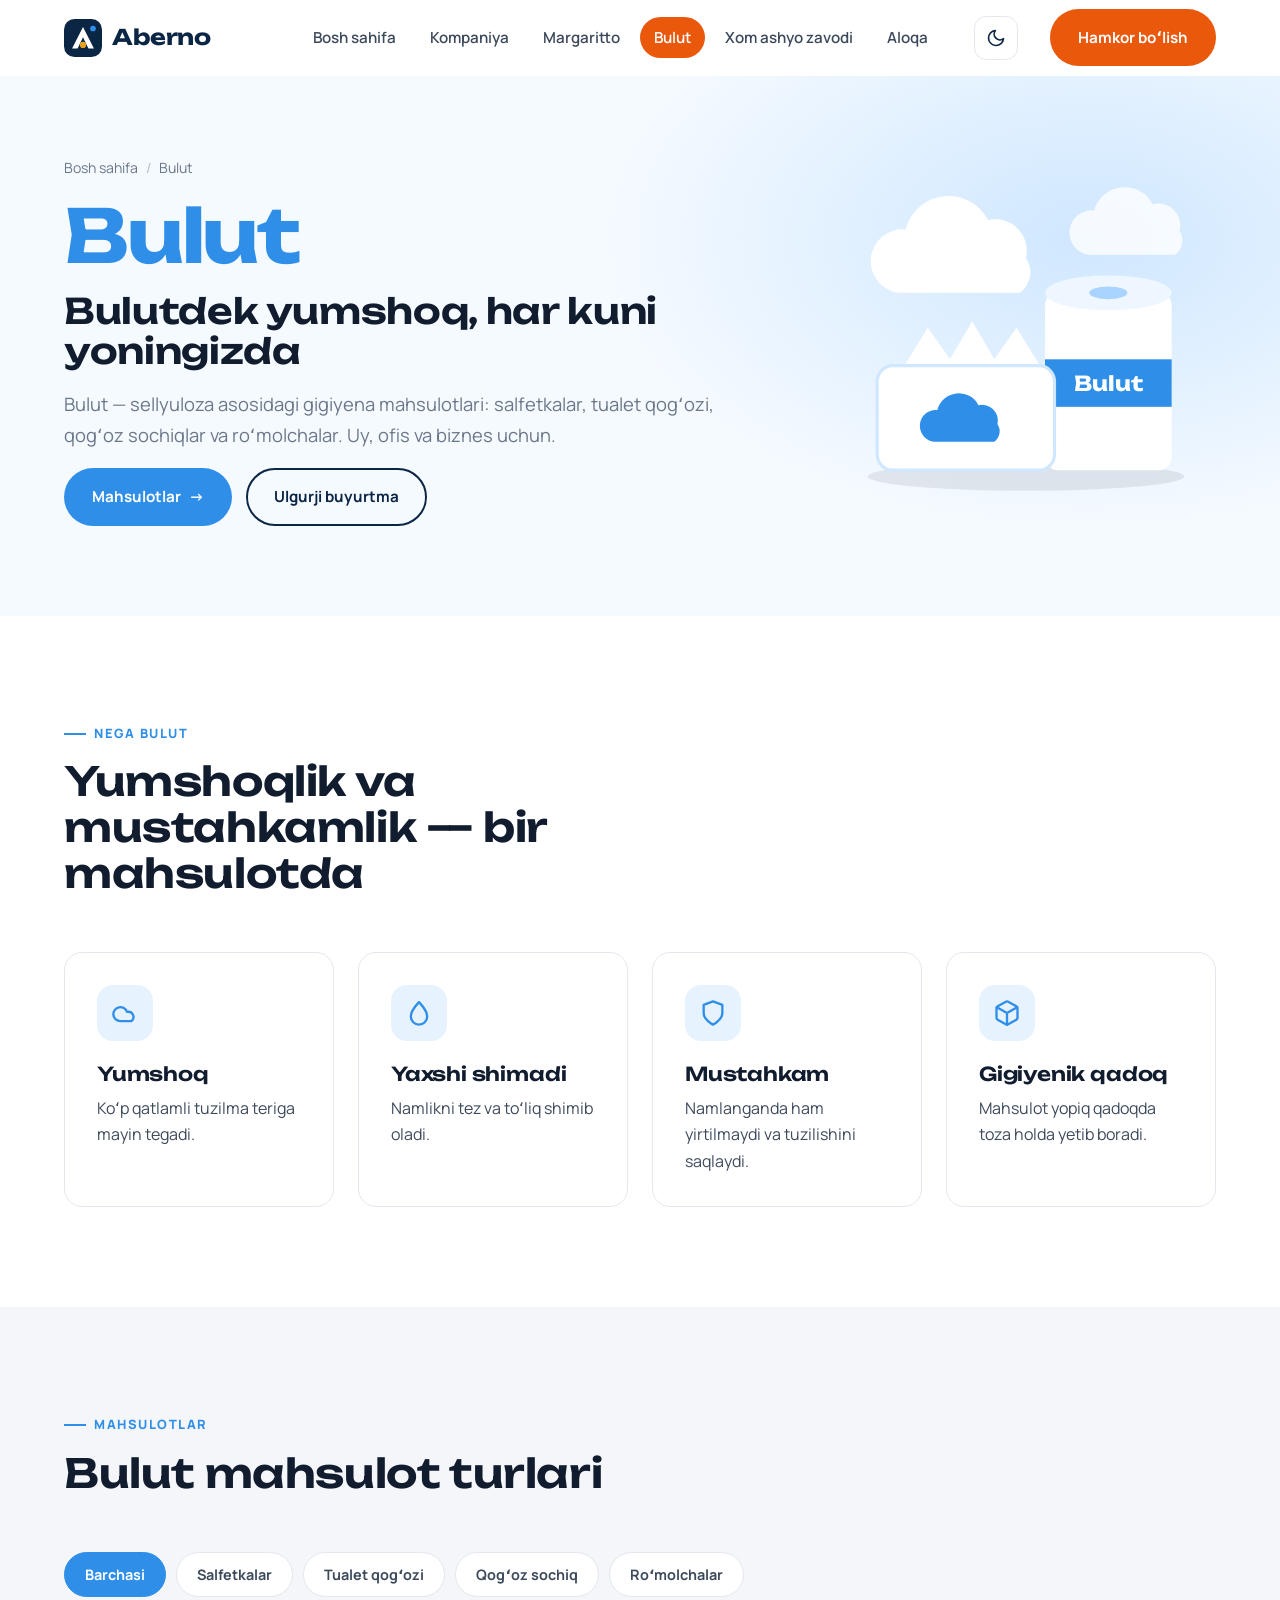
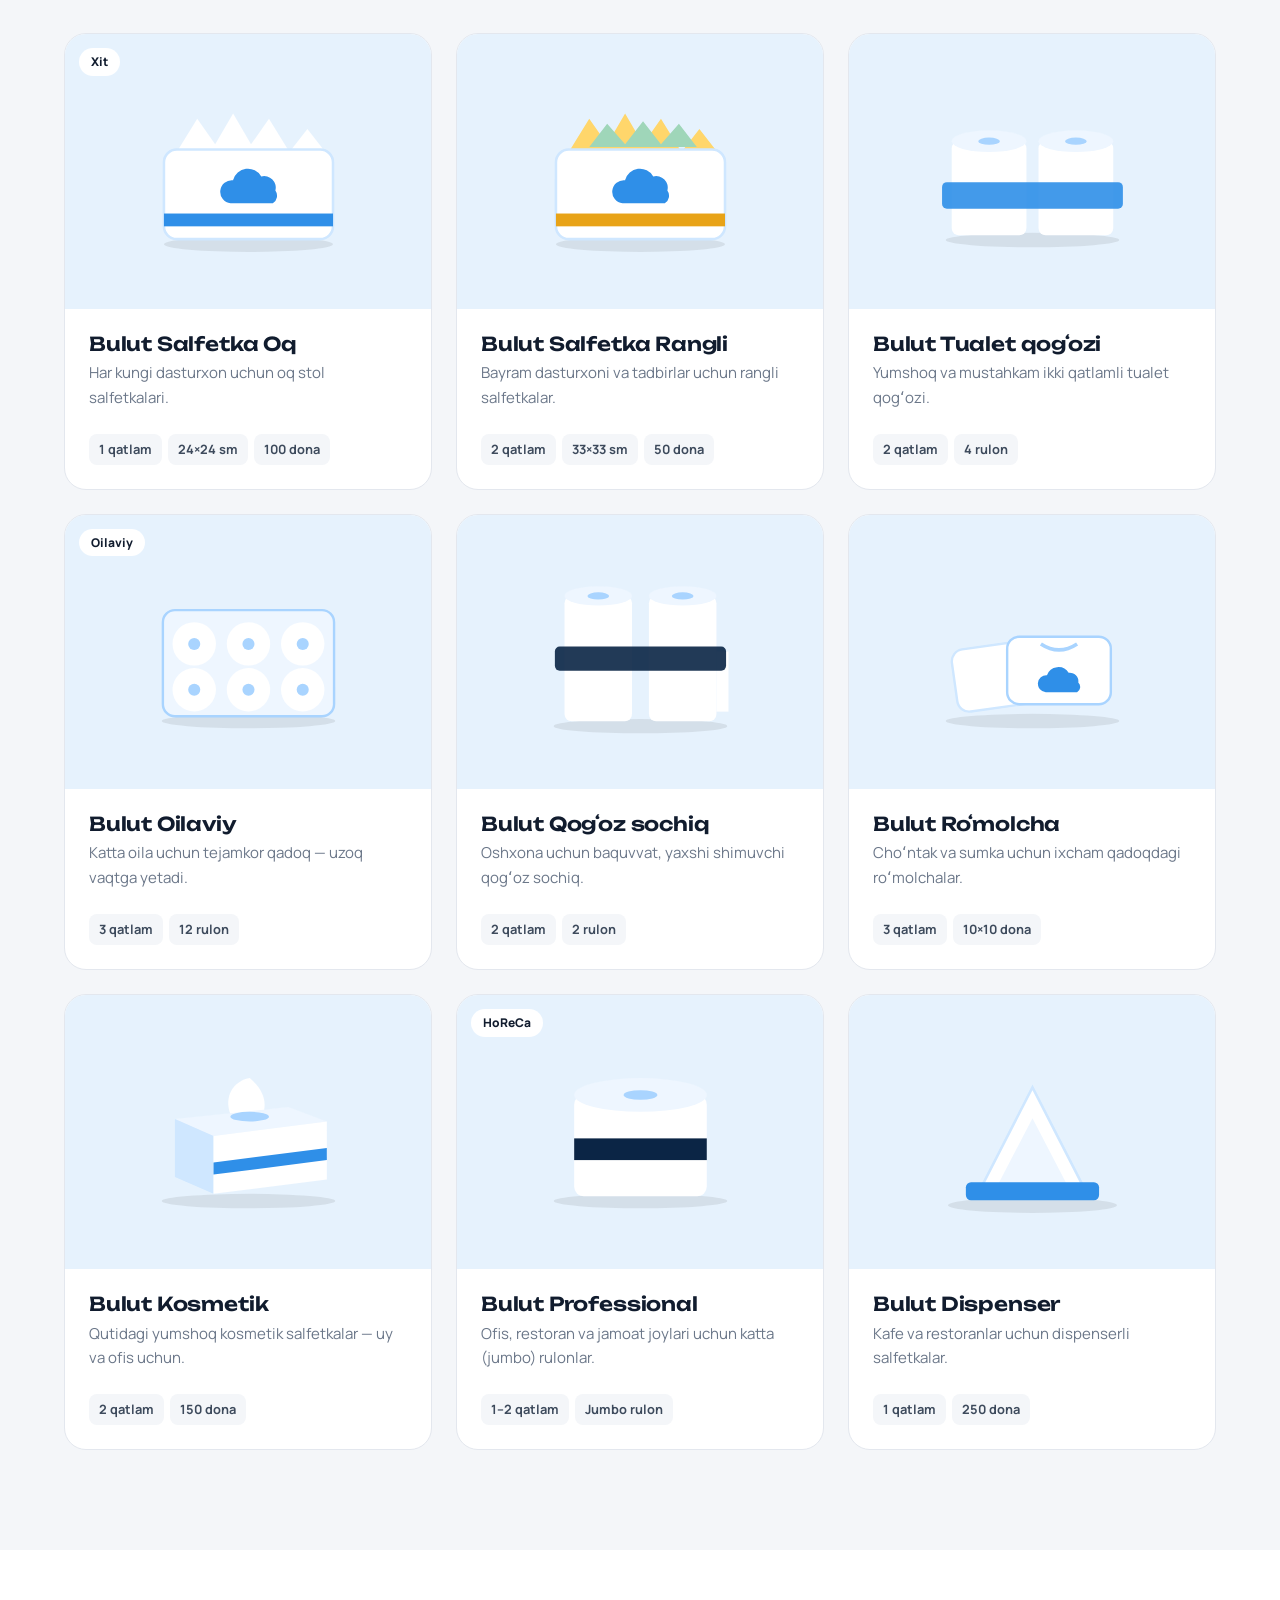
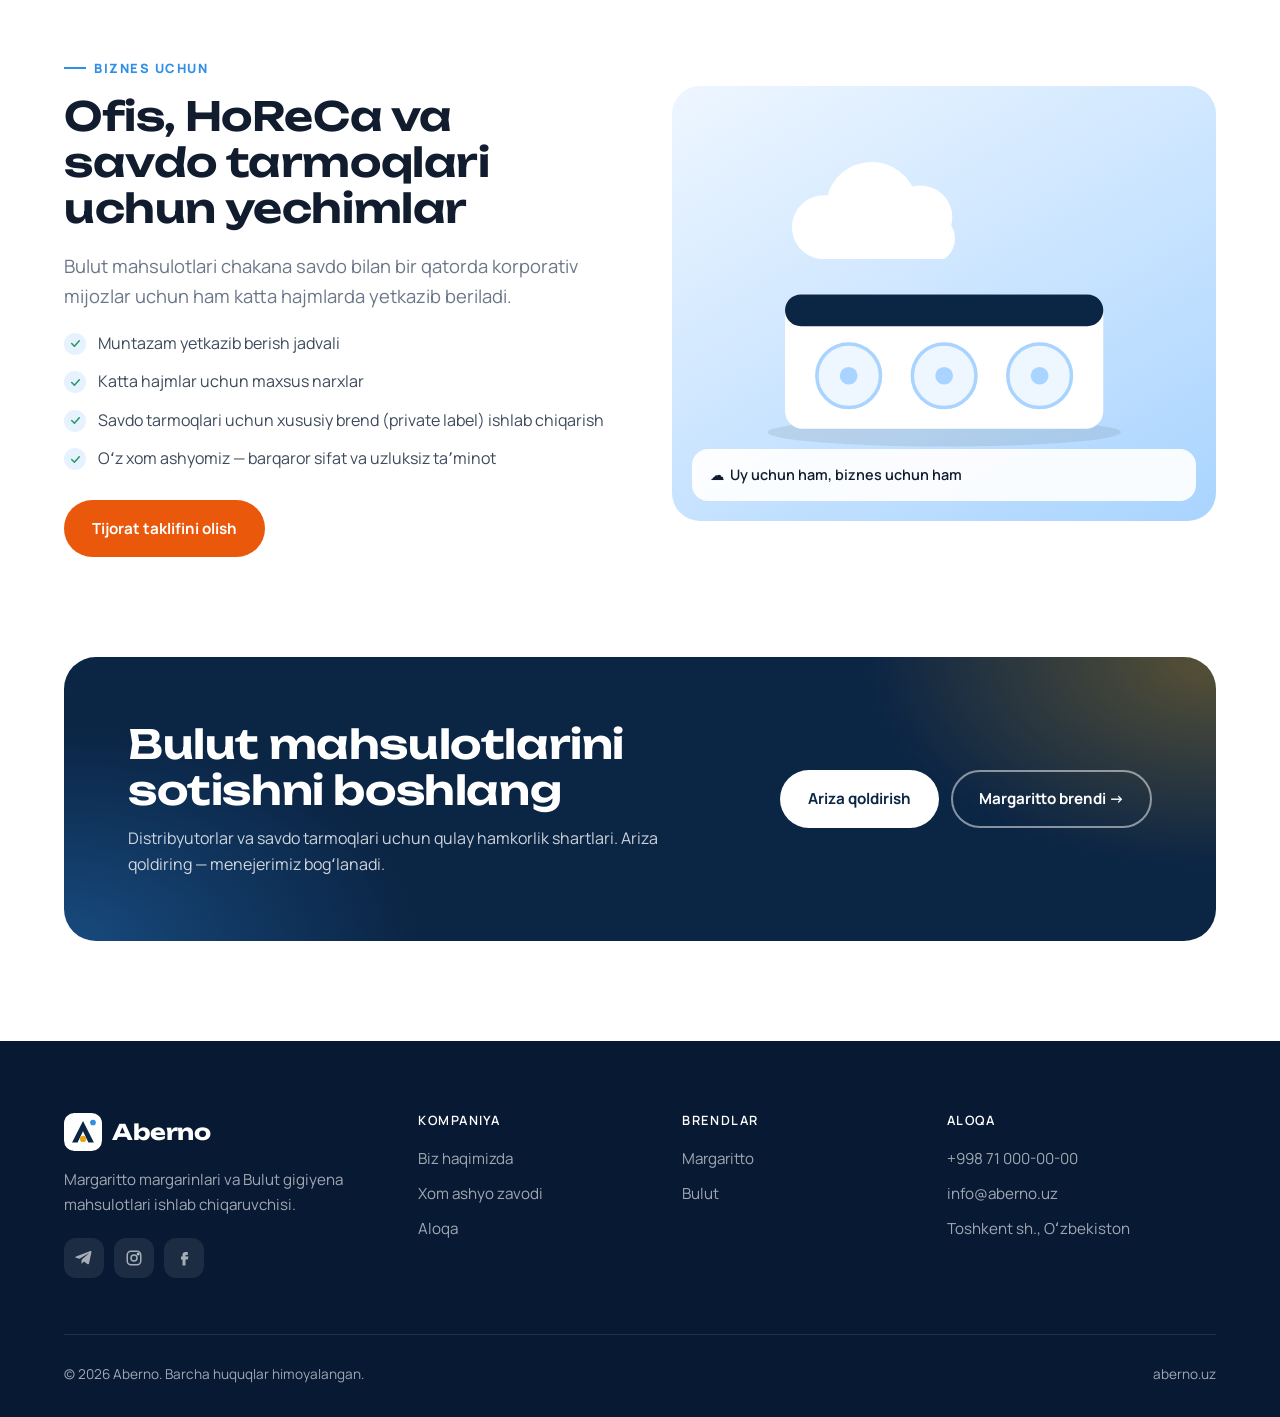
<file: bulut.html>
<!DOCTYPE html>
<html lang="uz">
<head>
  <meta charset="UTF-8">
  <meta name="viewport" content="width=device-width, initial-scale=1">
  <title>Bulut — salfetkalar va qogʻoz mahsulotlari | Aberno</title>
  <meta name="description" content="Bulut — Aberno kompaniyasining gigiyena brendi. Salfetkalar, tualet qogʻozi, qogʻoz sochiqlar va roʻmolchalar.">
  <link rel="icon" href="assets/favicon.svg" type="image/svg+xml">
  <link rel="preconnect" href="https://fonts.googleapis.com">
  <link rel="preconnect" href="https://fonts.gstatic.com" crossorigin>
  <link href="https://fonts.googleapis.com/css2?family=Manrope:wght@400;500;600;700;800&family=Unbounded:wght@500;600;700&display=swap" rel="stylesheet">
  <link rel="stylesheet" href="css/style.css">
  <script>
    (function () {
      var d = document.documentElement, t;
      d.classList.add("js");
      try { t = localStorage.getItem("theme"); } catch (e) {}
      if (t !== "light" && t !== "dark") t = window.matchMedia && matchMedia("(prefers-color-scheme: dark)").matches ? "dark" : "light";
      d.setAttribute("data-theme", t);
    })();
  </script>
</head>
<body class="theme-bulut">
  <a class="skip-link" href="#main">Asosiy qismga oʻtish</a>

  <header class="site-header">
    <div class="container header-inner">
      <a class="logo" href="index.html" aria-label="Aberno — bosh sahifa">
        <svg viewBox="0 0 40 40" aria-hidden="true"><rect width="40" height="40" rx="11" fill="#0b2545"/><path d="M20 8.5 31.5 31h-5.8L20 19.3 14.3 31H8.5Z" fill="#fff"/><circle cx="20" cy="27.3" r="3.3" fill="#e8a317"/><circle cx="30.5" cy="10" r="3" fill="#2f8fe8"/></svg>
        Aberno
      </a>
      <nav class="nav" id="nav" aria-label="Asosiy menyu">
        <a href="index.html">Bosh sahifa</a>
        <a href="about.html">Kompaniya</a>
        <a href="margaritto.html">Margaritto</a>
        <a href="bulut.html" aria-current="page">Bulut</a>
        <a href="zavod.html">Xom ashyo zavodi</a>
        <a href="contact.html">Aloqa</a>
        <a class="btn btn-primary nav-cta" href="contact.html#form">Hamkor boʻlish</a>
      </nav>
      <button class="theme-toggle" type="button" aria-label="Qorongʻu rejimni yoqish" aria-pressed="false">
        <svg class="icon-moon" viewBox="0 0 24 24" fill="none" stroke="currentColor" stroke-width="2" stroke-linecap="round" stroke-linejoin="round" aria-hidden="true"><path d="M21 12.8A9 9 0 1 1 11.2 3a7 7 0 0 0 9.8 9.8Z"/></svg>
        <svg class="icon-sun" viewBox="0 0 24 24" fill="none" stroke="currentColor" stroke-width="2" stroke-linecap="round" stroke-linejoin="round" aria-hidden="true"><circle cx="12" cy="12" r="4"/><path d="M12 2v2M12 20v2M4.9 4.9l1.4 1.4M17.7 17.7l1.4 1.4M2 12h2M20 12h2M4.9 19.1l1.4-1.4M17.7 6.3l1.4-1.4"/></svg>
      </button>
      <a class="btn btn-primary header-cta" href="contact.html#form">Hamkor boʻlish</a>
      <button class="burger" type="button" aria-label="Menyuni ochish" aria-expanded="false" aria-controls="nav"><span></span></button>
    </div>
  </header>

  <main id="main">
    <section class="brand-hero">
      <div class="container page-hero-grid">
        <div>
          <nav class="breadcrumbs" aria-label="Sahifa yoʻli">
            <a href="index.html">Bosh sahifa</a><span aria-hidden="true">/</span><span>Bulut</span>
          </nav>
          <div class="brand-logo-text reveal">Bulut</div>
          <h1 class="reveal" style="font-size:clamp(1.5rem,3vw,2.2rem)">Bulutdek yumshoq, har kuni yoningizda</h1>
          <p class="lead reveal" data-delay="1">Bulut — sellyuloza asosidagi gigiyena mahsulotlari: salfetkalar, tualet qogʻozi, qogʻoz sochiqlar va roʻmolchalar. Uy, ofis va biznes uchun.</p>
          <div class="hero-actions reveal" data-delay="2">
            <a class="btn btn-accent" href="#products">Mahsulotlar <span class="arrow" aria-hidden="true">→</span></a>
            <a class="btn btn-outline" href="contact.html#form">Ulgurji buyurtma</a>
          </div>
        </div>
        <div class="page-hero-art reveal" data-delay="2" aria-hidden="true">
          <svg viewBox="0 0 240 200"><path d="M40 70a20 20 0 0 1 4-40 28 28 0 0 1 52-6 20 20 0 0 1 24 24 16 16 0 0 1-4 22Z" fill="#fff"/><path d="M160 46a14 14 0 0 1 3-28 20 20 0 0 1 37-4 14 14 0 0 1 17 17 11 11 0 0 1-3 15Z" fill="#fff" opacity=".8"/><ellipse cx="120" cy="186" rx="100" ry="9" fill="rgba(0,0,0,.08)"/><rect x="132" y="70" width="80" height="112" rx="8" fill="#fff"/><ellipse cx="172" cy="70" rx="40" ry="11" fill="#eef6ff"/><ellipse cx="172" cy="70" rx="12" ry="4" fill="#a9d4ff"/><rect x="132" y="112" width="80" height="30" fill="#2f8fe8"/><text x="172" y="132" text-anchor="middle" font-family="Unbounded, sans-serif" font-size="13" font-weight="700" fill="#fff">Bulut</text><path d="M42 118l16-26 14 20 14-24 14 24 14-20 16 26Z" fill="#fff"/><rect x="26" y="116" width="112" height="66" rx="10" fill="#fff" stroke="#cfe7ff" stroke-width="2"/><path d="M62 164a10 10 0 0 1 2-20 14 14 0 0 1 26-3 10 10 0 0 1 12 12 8 8 0 0 1-2 11Z" fill="#2f8fe8"/></svg>
        </div>
      </div>
    </section>

    <!-- Afzalliklar -->
    <section class="section">
      <div class="container">
        <div class="section-head reveal">
          <span class="eyebrow">Nega Bulut</span>
          <h2>Yumshoqlik va mustahkamlik — bir mahsulotda</h2>
        </div>
        <div class="grid grid-4">
          <div class="card reveal">
            <div class="icon"><svg viewBox="0 0 24 24" fill="none" stroke="currentColor" stroke-width="2" stroke-linecap="round" stroke-linejoin="round"><path d="M17.5 19H8a6 6 0 1 1 5.7-8h.3a4.5 4.5 0 0 1 3.5 8Z"/></svg></div>
            <h3>Yumshoq</h3>
            <p>Koʻp qatlamli tuzilma teriga mayin tegadi.</p>
          </div>
          <div class="card reveal" data-delay="1">
            <div class="icon"><svg viewBox="0 0 24 24" fill="none" stroke="currentColor" stroke-width="2" stroke-linecap="round" stroke-linejoin="round"><path d="M12 2.7C7 8 5 11.5 5 15a7 7 0 0 0 14 0c0-3.5-2-7-7-12.3Z"/></svg></div>
            <h3>Yaxshi shimadi</h3>
            <p>Namlikni tez va toʻliq shimib oladi.</p>
          </div>
          <div class="card reveal" data-delay="2">
            <div class="icon"><svg viewBox="0 0 24 24" fill="none" stroke="currentColor" stroke-width="2" stroke-linecap="round" stroke-linejoin="round"><path d="M12 22s8-4 8-10V5l-8-3-8 3v7c0 6 8 10 8 10Z"/></svg></div>
            <h3>Mustahkam</h3>
            <p>Namlanganda ham yirtilmaydi va tuzilishini saqlaydi.</p>
          </div>
          <div class="card reveal" data-delay="3">
            <div class="icon"><svg viewBox="0 0 24 24" fill="none" stroke="currentColor" stroke-width="2" stroke-linecap="round" stroke-linejoin="round"><path d="M21 16V8a2 2 0 0 0-1-1.7l-7-4a2 2 0 0 0-2 0l-7 4A2 2 0 0 0 3 8v8a2 2 0 0 0 1 1.7l7 4a2 2 0 0 0 2 0l7-4a2 2 0 0 0 1-1.7Z"/><path d="M3.3 7 12 12l8.7-5M12 22V12"/></svg></div>
            <h3>Gigiyenik qadoq</h3>
            <p>Mahsulot yopiq qadoqda toza holda yetib boradi.</p>
          </div>
        </div>
      </div>
    </section>

    <!-- Mahsulotlar -->
    <section class="section section-soft" id="products">
      <div class="container">
        <div class="section-head reveal">
          <span class="eyebrow">Mahsulotlar</span>
          <h2>Bulut mahsulot turlari</h2>
        </div>

        <div class="filters reveal" role="group" aria-label="Mahsulotlarni saralash">
          <button class="filter-btn active" type="button" data-filter="all" aria-pressed="true">Barchasi</button>
          <button class="filter-btn" type="button" data-filter="salfetka" aria-pressed="false">Salfetkalar</button>
          <button class="filter-btn" type="button" data-filter="tualet" aria-pressed="false">Tualet qogʻozi</button>
          <button class="filter-btn" type="button" data-filter="sochiq" aria-pressed="false">Qogʻoz sochiq</button>
          <button class="filter-btn" type="button" data-filter="romolcha" aria-pressed="false">Roʻmolchalar</button>
        </div>

        <div class="grid grid-3">
          <article class="product reveal" data-cat="salfetka">
            <div class="product-media">
              <span class="product-badge">Xit</span>
              <svg viewBox="0 0 160 130" aria-hidden="true"><ellipse cx="80" cy="122" rx="66" ry="6" fill="rgba(0,0,0,.08)"/><path d="M24 50l16-26 14 20 14-24 14 24 14-20 16 26 14-18 14 18Z" fill="#fff"/><rect x="14" y="48" width="132" height="70" rx="10" fill="#fff" stroke="#cfe7ff" stroke-width="2"/><rect x="14" y="98" width="132" height="10" fill="#2f8fe8"/><path d="M66 90a9 9 0 0 1 2-18 12 12 0 0 1 22-3 9 9 0 0 1 11 11 7 7 0 0 1-2 10Z" fill="#2f8fe8"/></svg>
            </div>
            <div class="product-body">
              <h3>Bulut Salfetka Oq</h3>
              <p>Har kungi dasturxon uchun oq stol salfetkalari.</p>
              <div class="specs"><span>1 qatlam</span><span>24×24 sm</span><span>100 dona</span></div>
            </div>
          </article>

          <article class="product reveal" data-delay="1" data-cat="salfetka">
            <div class="product-media">
              <svg viewBox="0 0 160 130" aria-hidden="true"><ellipse cx="80" cy="122" rx="66" ry="6" fill="rgba(0,0,0,.08)"/><path d="M24 50l16-26 14 20 14-24 14 24 14-20 16 26 14-18 14 18Z" fill="#ffd66b"/><path d="M40 46l14-18 14 16 14-18 14 18 14-16 14 18Z" fill="#9fd6b9"/><rect x="14" y="48" width="132" height="70" rx="10" fill="#fff" stroke="#cfe7ff" stroke-width="2"/><rect x="14" y="98" width="132" height="10" fill="#e8a317"/><path d="M66 90a9 9 0 0 1 2-18 12 12 0 0 1 22-3 9 9 0 0 1 11 11 7 7 0 0 1-2 10Z" fill="#2f8fe8"/></svg>
            </div>
            <div class="product-body">
              <h3>Bulut Salfetka Rangli</h3>
              <p>Bayram dasturxoni va tadbirlar uchun rangli salfetkalar.</p>
              <div class="specs"><span>2 qatlam</span><span>33×33 sm</span><span>50 dona</span></div>
            </div>
          </article>

          <article class="product reveal" data-delay="2" data-cat="tualet">
            <div class="product-media">
              <svg viewBox="0 0 170 130" aria-hidden="true"><ellipse cx="85" cy="122" rx="72" ry="6" fill="rgba(0,0,0,.08)"/><g><rect x="18" y="40" width="62" height="78" rx="6" fill="#fff"/><ellipse cx="49" cy="40" rx="31" ry="9" fill="#eef6ff"/><ellipse cx="49" cy="40" rx="9" ry="3" fill="#a9d4ff"/></g><g><rect x="90" y="40" width="62" height="78" rx="6" fill="#fff"/><ellipse cx="121" cy="40" rx="31" ry="9" fill="#eef6ff"/><ellipse cx="121" cy="40" rx="9" ry="3" fill="#a9d4ff"/></g><rect x="10" y="74" width="150" height="22" rx="4" fill="#2f8fe8" opacity=".9"/></svg>
            </div>
            <div class="product-body">
              <h3>Bulut Tualet qogʻozi</h3>
              <p>Yumshoq va mustahkam ikki qatlamli tualet qogʻozi.</p>
              <div class="specs"><span>2 qatlam</span><span>4 rulon</span></div>
            </div>
          </article>

          <article class="product reveal" data-cat="tualet">
            <div class="product-media">
              <span class="product-badge">Oilaviy</span>
              <svg viewBox="0 0 170 130" aria-hidden="true"><ellipse cx="85" cy="122" rx="72" ry="6" fill="rgba(0,0,0,.08)"/><rect x="14" y="30" width="142" height="88" rx="10" fill="#eef6ff" stroke="#a9d4ff" stroke-width="2"/><g fill="#fff"><circle cx="40" cy="58" r="18"/><circle cx="85" cy="58" r="18"/><circle cx="130" cy="58" r="18"/><circle cx="40" cy="96" r="18"/><circle cx="85" cy="96" r="18"/><circle cx="130" cy="96" r="18"/></g><g fill="#a9d4ff"><circle cx="40" cy="58" r="5"/><circle cx="85" cy="58" r="5"/><circle cx="130" cy="58" r="5"/><circle cx="40" cy="96" r="5"/><circle cx="85" cy="96" r="5"/><circle cx="130" cy="96" r="5"/></g></svg>
            </div>
            <div class="product-body">
              <h3>Bulut Oilaviy</h3>
              <p>Katta oila uchun tejamkor qadoq — uzoq vaqtga yetadi.</p>
              <div class="specs"><span>3 qatlam</span><span>12 rulon</span></div>
            </div>
          </article>

          <article class="product reveal" data-delay="1" data-cat="sochiq">
            <div class="product-media">
              <svg viewBox="0 0 170 140" aria-hidden="true"><ellipse cx="85" cy="132" rx="72" ry="6" fill="rgba(0,0,0,.08)"/><rect x="22" y="24" width="56" height="104" rx="6" fill="#fff"/><ellipse cx="50" cy="24" rx="28" ry="8" fill="#eef6ff"/><ellipse cx="50" cy="24" rx="9" ry="3" fill="#a9d4ff"/><rect x="92" y="24" width="56" height="104" rx="6" fill="#fff"/><ellipse cx="120" cy="24" rx="28" ry="8" fill="#eef6ff"/><ellipse cx="120" cy="24" rx="9" ry="3" fill="#a9d4ff"/><path d="M148 70h10v50h-10Z" fill="#fff"/><rect x="14" y="66" width="142" height="20" rx="4" fill="#0b2545" opacity=".9"/></svg>
            </div>
            <div class="product-body">
              <h3>Bulut Qogʻoz sochiq</h3>
              <p>Oshxona uchun baquvvat, yaxshi shimuvchi qogʻoz sochiq.</p>
              <div class="specs"><span>2 qatlam</span><span>2 rulon</span></div>
            </div>
          </article>

          <article class="product reveal" data-delay="2" data-cat="romolcha">
            <div class="product-media">
              <svg viewBox="0 0 170 130" aria-hidden="true"><ellipse cx="85" cy="122" rx="72" ry="6" fill="rgba(0,0,0,.08)"/><rect x="20" y="58" width="82" height="52" rx="10" fill="#fff" stroke="#cfe7ff" stroke-width="2" transform="rotate(-8 61 84)"/><rect x="64" y="52" width="86" height="56" rx="10" fill="#fff" stroke="#a9d4ff" stroke-width="2"/><path d="M92 58q15 10 30 0" stroke="#a9d4ff" stroke-width="3" fill="none"/><path d="M96 98a7 7 0 0 1 1-14 10 10 0 0 1 18-2 7 7 0 0 1 8 8 5 5 0 0 1-1 8Z" fill="#2f8fe8"/></svg>
            </div>
            <div class="product-body">
              <h3>Bulut Roʻmolcha</h3>
              <p>Choʻntak va sumka uchun ixcham qadoqdagi roʻmolchalar.</p>
              <div class="specs"><span>3 qatlam</span><span>10×10 dona</span></div>
            </div>
          </article>

          <article class="product reveal" data-cat="romolcha">
            <div class="product-media">
              <svg viewBox="0 0 170 130" aria-hidden="true"><ellipse cx="85" cy="122" rx="72" ry="6" fill="rgba(0,0,0,.08)"/><path d="M70 50c-6-16 4-28 16-30 10 8 16 20 10 32Z" fill="#fff"/><path d="M24 54 118 44l32 12-94 12Z" fill="#eef6ff"/><path d="M24 54l32 14v48L24 102Z" fill="#cfe7ff"/><path d="m56 68 94-12v48l-94 12Z" fill="#fff"/><path d="m56 90 94-12v10l-94 12Z" fill="#2f8fe8"/><ellipse cx="86" cy="52" rx="16" ry="4" fill="#a9d4ff"/></svg>
            </div>
            <div class="product-body">
              <h3>Bulut Kosmetik</h3>
              <p>Qutidagi yumshoq kosmetik salfetkalar — uy va ofis uchun.</p>
              <div class="specs"><span>2 qatlam</span><span>150 dona</span></div>
            </div>
          </article>

          <article class="product reveal" data-delay="1" data-cat="tualet">
            <div class="product-media">
              <span class="product-badge">HoReCa</span>
              <svg viewBox="0 0 170 130" aria-hidden="true"><ellipse cx="85" cy="122" rx="72" ry="6" fill="rgba(0,0,0,.08)"/><rect x="30" y="34" width="110" height="84" rx="8" fill="#fff"/><ellipse cx="85" cy="34" rx="55" ry="14" fill="#eef6ff"/><ellipse cx="85" cy="34" rx="14" ry="4" fill="#a9d4ff"/><rect x="30" y="70" width="110" height="18" fill="#0b2545"/></svg>
            </div>
            <div class="product-body">
              <h3>Bulut Professional</h3>
              <p>Ofis, restoran va jamoat joylari uchun katta (jumbo) rulonlar.</p>
              <div class="specs"><span>1–2 qatlam</span><span>Jumbo rulon</span></div>
            </div>
          </article>

          <article class="product reveal" data-delay="2" data-cat="salfetka">
            <div class="product-media">
              <svg viewBox="0 0 160 130" aria-hidden="true"><ellipse cx="80" cy="122" rx="66" ry="6" fill="rgba(0,0,0,.08)"/><path d="M40 108 80 30l40 78Z" fill="#fff" stroke="#cfe7ff" stroke-width="2"/><path d="M52 108 80 54l28 54Z" fill="#eef6ff"/><rect x="28" y="104" width="104" height="14" rx="4" fill="#2f8fe8"/></svg>
            </div>
            <div class="product-body">
              <h3>Bulut Dispenser</h3>
              <p>Kafe va restoranlar uchun dispenserli salfetkalar.</p>
              <div class="specs"><span>1 qatlam</span><span>250 dona</span></div>
            </div>
          </article>
        </div>
      </div>
    </section>

    <!-- Biznes uchun -->
    <section class="section">
      <div class="container split">
        <div class="reveal">
          <span class="eyebrow">Biznes uchun</span>
          <h2>Ofis, HoReCa va savdo tarmoqlari uchun yechimlar</h2>
          <p class="lead">Bulut mahsulotlari chakana savdo bilan bir qatorda korporativ mijozlar uchun ham katta hajmlarda yetkazib beriladi.</p>
          <ul class="check-list">
            <li>Muntazam yetkazib berish jadvali</li>
            <li>Katta hajmlar uchun maxsus narxlar</li>
            <li>Savdo tarmoqlari uchun xususiy brend (private label) ishlab chiqarish</li>
            <li>Oʻz xom ashyomiz — barqaror sifat va uzluksiz taʼminot</li>
          </ul>
          <a class="btn btn-primary" href="contact.html#form">Tijorat taklifini olish</a>
        </div>
        <div class="media sky reveal" data-delay="1">
          <svg viewBox="0 0 240 170" aria-hidden="true"><path d="M50 60a18 18 0 0 1 4-36 26 26 0 0 1 48-5 18 18 0 0 1 22 22 14 14 0 0 1-4 19Z" fill="#fff"/><ellipse cx="120" cy="158" rx="100" ry="8" fill="rgba(0,0,0,.08)"/><rect x="30" y="80" width="180" height="76" rx="10" fill="#fff"/><rect x="30" y="80" width="180" height="18" rx="9" fill="#0b2545"/><g fill="#eef6ff" stroke="#a9d4ff" stroke-width="2"><circle cx="66" cy="126" r="18"/><circle cx="120" cy="126" r="18"/><circle cx="174" cy="126" r="18"/></g><g fill="#a9d4ff"><circle cx="66" cy="126" r="5"/><circle cx="120" cy="126" r="5"/><circle cx="174" cy="126" r="5"/></g></svg>
          <div class="floating-note">☁️&nbsp; Uy uchun ham, biznes uchun ham</div>
        </div>
      </div>
    </section>

    <section class="section" style="padding-top:0">
      <div class="container">
        <div class="cta reveal">
          <div>
            <h2>Bulut mahsulotlarini sotishni boshlang</h2>
            <p>Distribyutorlar va savdo tarmoqlari uchun qulay hamkorlik shartlari. Ariza qoldiring — menejerimiz bogʻlanadi.</p>
          </div>
          <div class="cta-actions">
            <a class="btn btn-light" href="contact.html#form">Ariza qoldirish</a>
            <a class="btn btn-ghost-light" href="margaritto.html">Margaritto brendi →</a>
          </div>
        </div>
      </div>
    </section>
  </main>

  <footer class="site-footer">
    <div class="container">
      <div class="footer-grid">
        <div>
          <a class="logo" href="index.html">
            <svg viewBox="0 0 40 40" aria-hidden="true"><rect width="40" height="40" rx="11" fill="#fff"/><path d="M20 8.5 31.5 31h-5.8L20 19.3 14.3 31H8.5Z" fill="#0b2545"/><circle cx="20" cy="27.3" r="3.3" fill="#e8a317"/><circle cx="30.5" cy="10" r="3" fill="#2f8fe8"/></svg>
            Aberno
          </a>
          <p>Margaritto margarinlari va Bulut gigiyena mahsulotlari ishlab chiqaruvchisi.</p>
          <div class="socials">
            <a href="#" aria-label="Telegram"><svg viewBox="0 0 24 24" fill="currentColor"><path d="M21.9 4.3 18.7 19.4c-.2 1-.9 1.3-1.8.8l-4.9-3.6-2.4 2.3c-.3.3-.5.5-1 .5l.3-5 9.2-8.3c.4-.4-.1-.6-.6-.2L6.1 13 1.2 11.5c-1-.3-1.1-1 .2-1.5L20.5 2.6c.9-.3 1.7.2 1.4 1.7Z"/></svg></a>
            <a href="#" aria-label="Instagram"><svg viewBox="0 0 24 24" fill="none" stroke="currentColor" stroke-width="2"><rect x="3" y="3" width="18" height="18" rx="5"/><circle cx="12" cy="12" r="4"/><circle cx="17.5" cy="6.5" r="1" fill="currentColor"/></svg></a>
            <a href="#" aria-label="Facebook"><svg viewBox="0 0 24 24" fill="currentColor"><path d="M14 8h3V4h-3a4 4 0 0 0-4 4v2H8v4h2v8h4v-8h3l1-4h-4V8Z"/></svg></a>
          </div>
        </div>
        <div>
          <h4>Kompaniya</h4>
          <ul>
            <li><a href="about.html">Biz haqimizda</a></li>
            <li><a href="zavod.html">Xom ashyo zavodi</a></li>
            <li><a href="contact.html">Aloqa</a></li>
          </ul>
        </div>
        <div>
          <h4>Brendlar</h4>
          <ul>
            <li><a href="margaritto.html">Margaritto</a></li>
            <li><a href="bulut.html">Bulut</a></li>
          </ul>
        </div>
        <div>
          <h4>Aloqa</h4>
          <ul>
            <li><a href="tel:+998710000000">+998 71 000-00-00</a></li>
            <li><a href="mailto:info@aberno.uz">info@aberno.uz</a></li>
            <li>Toshkent sh., Oʻzbekiston</li>
          </ul>
        </div>
      </div>
      <div class="footer-bottom">
        <span>© <span data-year>2026</span> Aberno. Barcha huquqlar himoyalangan.</span>
        <span>aberno.uz</span>
      </div>
    </div>
  </footer>

  <script src="js/main.js"></script>
</body>
</html>
</file>
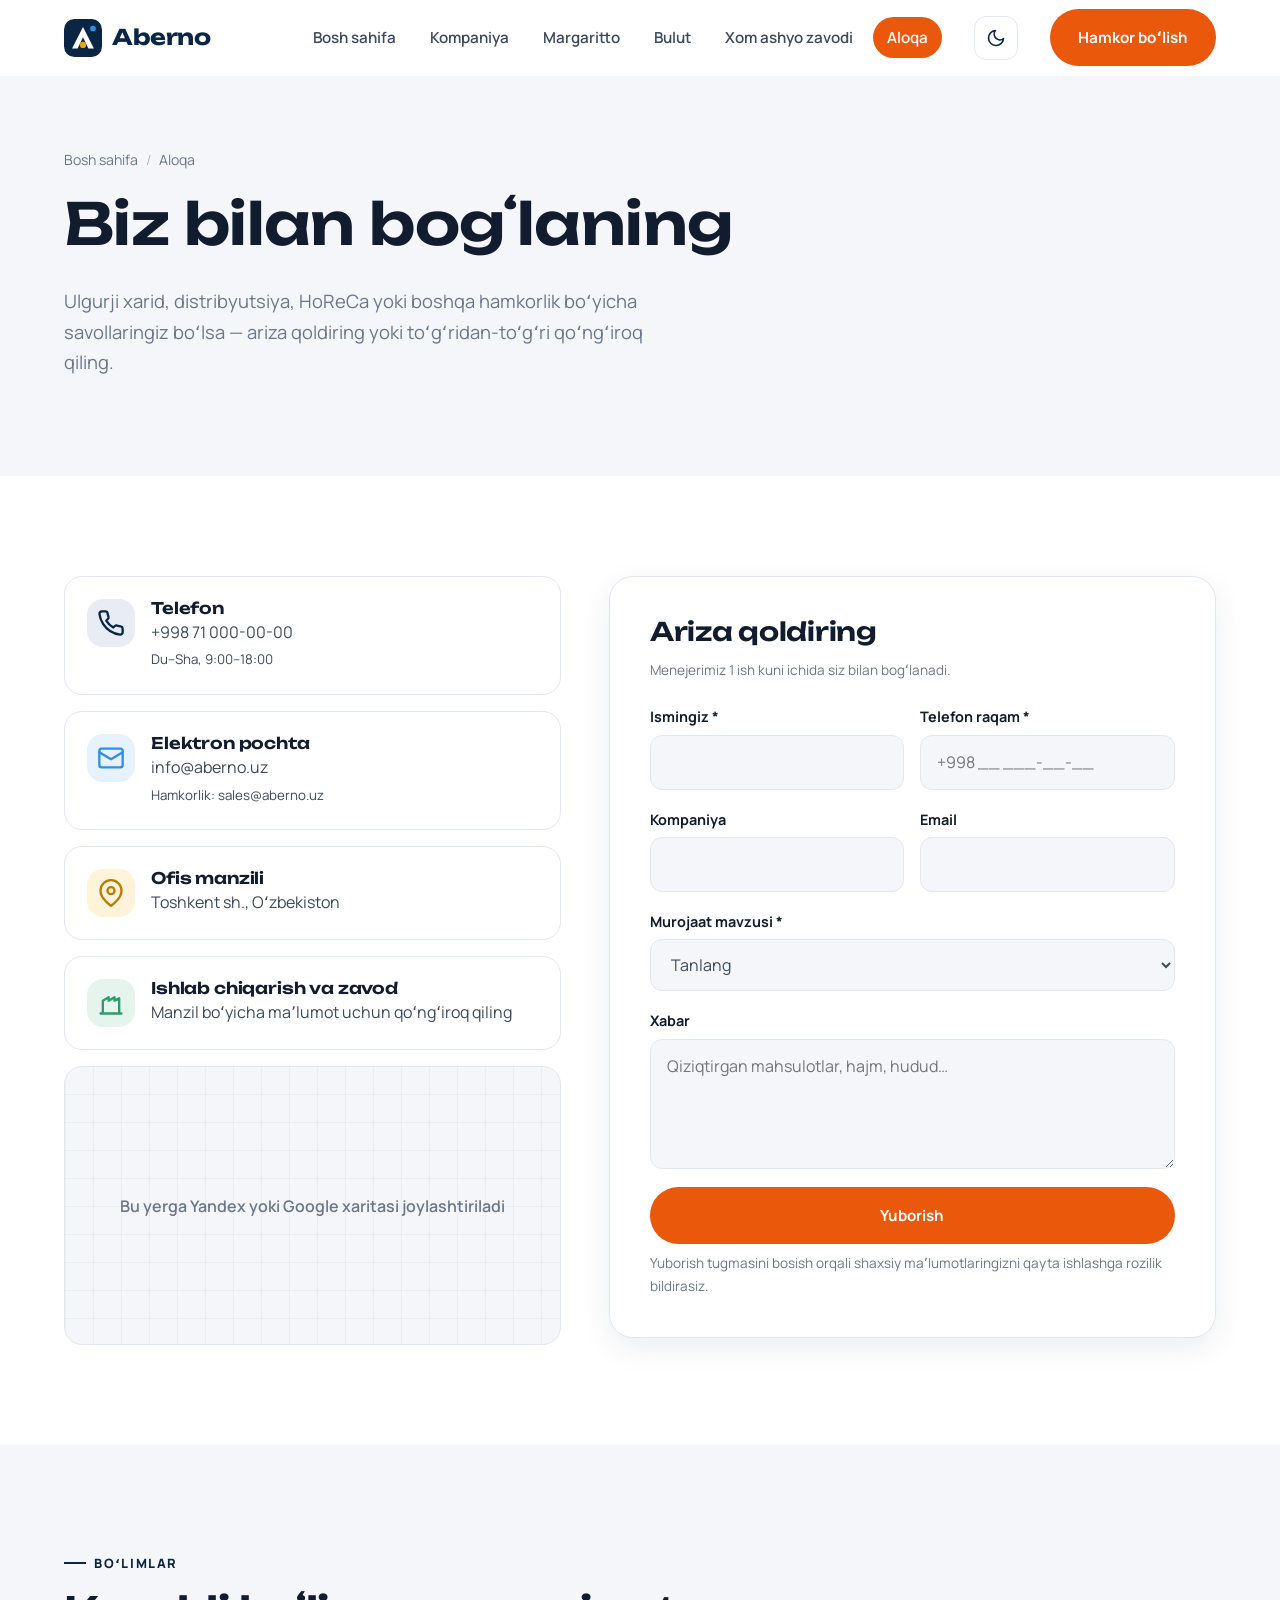
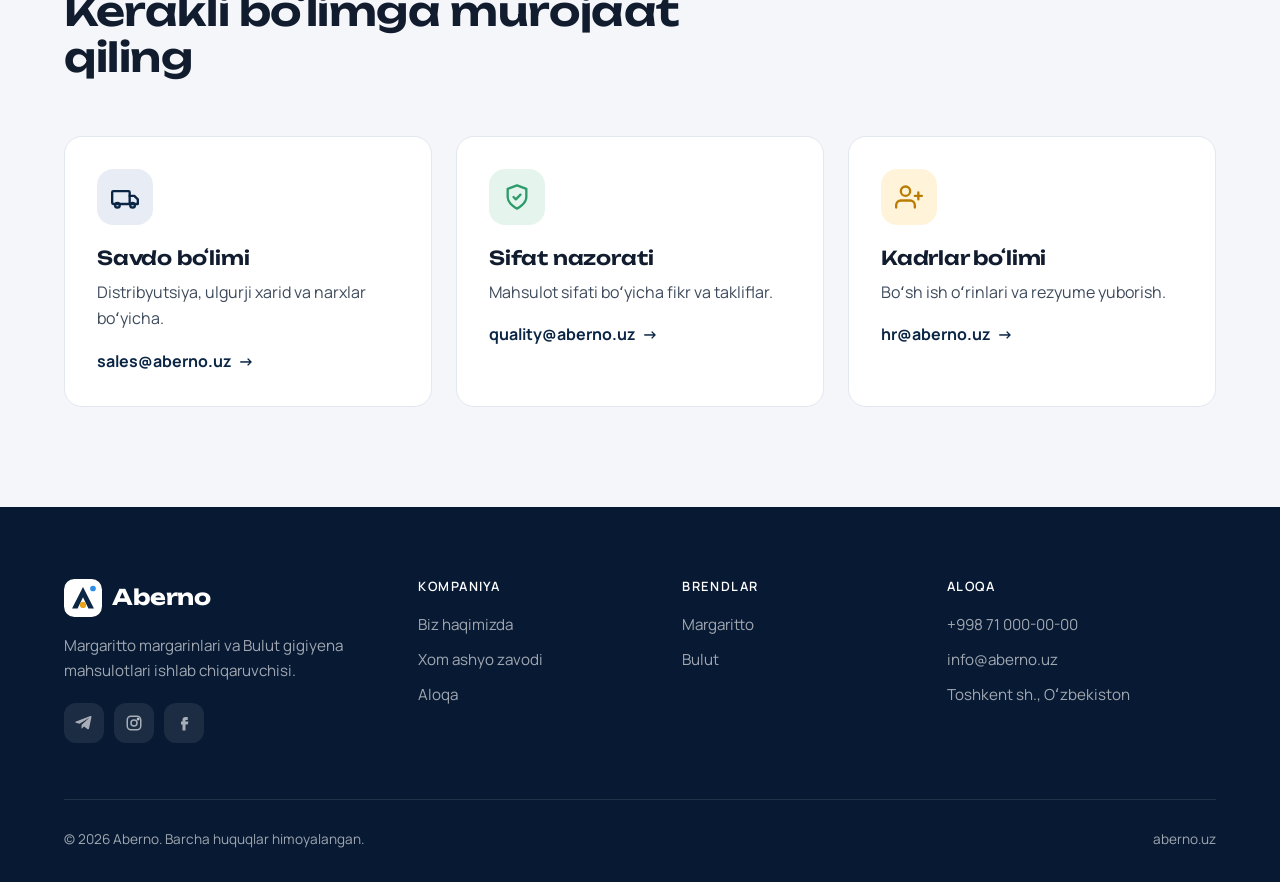
<file: contact.html>
<!DOCTYPE html>
<html lang="uz">
<head>
  <meta charset="UTF-8">
  <meta name="viewport" content="width=device-width, initial-scale=1">
  <title>Aloqa — Aberno</title>
  <meta name="description" content="Aberno bilan bogʻlaning: ulgurji xarid, distribyutsiya, HoReCa va hamkorlik boʻyicha ariza qoldiring.">
  <link rel="icon" href="assets/favicon.svg" type="image/svg+xml">
  <link rel="preconnect" href="https://fonts.googleapis.com">
  <link rel="preconnect" href="https://fonts.gstatic.com" crossorigin>
  <link href="https://fonts.googleapis.com/css2?family=Manrope:wght@400;500;600;700;800&family=Unbounded:wght@500;600;700&display=swap" rel="stylesheet">
  <link rel="stylesheet" href="css/style.css">
  <script>
    (function () {
      var d = document.documentElement, t;
      d.classList.add("js");
      try { t = localStorage.getItem("theme"); } catch (e) {}
      if (t !== "light" && t !== "dark") t = window.matchMedia && matchMedia("(prefers-color-scheme: dark)").matches ? "dark" : "light";
      d.setAttribute("data-theme", t);
    })();
  </script>
</head>
<body>
  <a class="skip-link" href="#main">Asosiy qismga oʻtish</a>

  <header class="site-header">
    <div class="container header-inner">
      <a class="logo" href="index.html" aria-label="Aberno — bosh sahifa">
        <svg viewBox="0 0 40 40" aria-hidden="true"><rect width="40" height="40" rx="11" fill="#0b2545"/><path d="M20 8.5 31.5 31h-5.8L20 19.3 14.3 31H8.5Z" fill="#fff"/><circle cx="20" cy="27.3" r="3.3" fill="#e8a317"/><circle cx="30.5" cy="10" r="3" fill="#2f8fe8"/></svg>
        Aberno
      </a>
      <nav class="nav" id="nav" aria-label="Asosiy menyu">
        <a href="index.html">Bosh sahifa</a>
        <a href="about.html">Kompaniya</a>
        <a href="margaritto.html">Margaritto</a>
        <a href="bulut.html">Bulut</a>
        <a href="zavod.html">Xom ashyo zavodi</a>
        <a href="contact.html" aria-current="page">Aloqa</a>
        <a class="btn btn-primary nav-cta" href="contact.html#form">Hamkor boʻlish</a>
      </nav>
      <button class="theme-toggle" type="button" aria-label="Qorongʻu rejimni yoqish" aria-pressed="false">
        <svg class="icon-moon" viewBox="0 0 24 24" fill="none" stroke="currentColor" stroke-width="2" stroke-linecap="round" stroke-linejoin="round" aria-hidden="true"><path d="M21 12.8A9 9 0 1 1 11.2 3a7 7 0 0 0 9.8 9.8Z"/></svg>
        <svg class="icon-sun" viewBox="0 0 24 24" fill="none" stroke="currentColor" stroke-width="2" stroke-linecap="round" stroke-linejoin="round" aria-hidden="true"><circle cx="12" cy="12" r="4"/><path d="M12 2v2M12 20v2M4.9 4.9l1.4 1.4M17.7 17.7l1.4 1.4M2 12h2M20 12h2M4.9 19.1l1.4-1.4M17.7 6.3l1.4-1.4"/></svg>
      </button>
      <a class="btn btn-primary header-cta" href="contact.html#form">Hamkor boʻlish</a>
      <button class="burger" type="button" aria-label="Menyuni ochish" aria-expanded="false" aria-controls="nav"><span></span></button>
    </div>
  </header>

  <main id="main">
    <section class="page-hero">
      <div class="container">
        <nav class="breadcrumbs" aria-label="Sahifa yoʻli">
          <a href="index.html">Bosh sahifa</a><span aria-hidden="true">/</span><span>Aloqa</span>
        </nav>
        <h1 class="reveal">Biz bilan bogʻlaning</h1>
        <p class="lead reveal" data-delay="1">Ulgurji xarid, distribyutsiya, HoReCa yoki boshqa hamkorlik boʻyicha savollaringiz boʻlsa — ariza qoldiring yoki toʻgʻridan-toʻgʻri qoʻngʻiroq qiling.</p>
      </div>
    </section>

    <section class="section">
      <div class="container contact-grid">
        <div class="reveal">
          <div class="contact-list">
            <div class="contact-item">
              <div class="icon navy"><svg viewBox="0 0 24 24" fill="none" stroke="currentColor" stroke-width="2" stroke-linecap="round" stroke-linejoin="round"><path d="M22 16.9v3a2 2 0 0 1-2.2 2 19.8 19.8 0 0 1-8.6-3.1 19.5 19.5 0 0 1-6-6A19.8 19.8 0 0 1 2.1 4.2 2 2 0 0 1 4.1 2h3a2 2 0 0 1 2 1.7c.1 1 .4 1.9.7 2.8a2 2 0 0 1-.5 2.1L8 9.9a16 16 0 0 0 6 6l1.3-1.3a2 2 0 0 1 2.1-.4c.9.3 1.8.6 2.8.7a2 2 0 0 1 1.7 2Z"/></svg></div>
              <div>
                <h3>Telefon</h3>
                <p><a href="tel:+998710000000">+998 71 000-00-00</a></p>
                <p><small>Du–Sha, 9:00–18:00</small></p>
              </div>
            </div>
            <div class="contact-item">
              <div class="icon sky"><svg viewBox="0 0 24 24" fill="none" stroke="currentColor" stroke-width="2" stroke-linecap="round" stroke-linejoin="round"><rect x="2" y="4" width="20" height="16" rx="2"/><path d="m22 7-10 6L2 7"/></svg></div>
              <div>
                <h3>Elektron pochta</h3>
                <p><a href="mailto:info@aberno.uz">info@aberno.uz</a></p>
                <p><small>Hamkorlik: <a href="mailto:sales@aberno.uz">sales@aberno.uz</a></small></p>
              </div>
            </div>
            <div class="contact-item">
              <div class="icon gold"><svg viewBox="0 0 24 24" fill="none" stroke="currentColor" stroke-width="2" stroke-linecap="round" stroke-linejoin="round"><path d="M21 10c0 7-9 13-9 13s-9-6-9-13a9 9 0 0 1 18 0Z"/><circle cx="12" cy="10" r="3"/></svg></div>
              <div>
                <h3>Ofis manzili</h3>
                <p>Toshkent sh., Oʻzbekiston</p>
              </div>
            </div>
            <div class="contact-item">
              <div class="icon green"><svg viewBox="0 0 24 24" fill="none" stroke="currentColor" stroke-width="2" stroke-linecap="round" stroke-linejoin="round"><path d="M3 21h18M5 21V10l5-3v3l5-3v3l4-2v13"/></svg></div>
              <div>
                <h3>Ishlab chiqarish va zavod</h3>
                <p>Manzil boʻyicha maʼlumot uchun qoʻngʻiroq qiling</p>
              </div>
            </div>
          </div>
          <div class="map" role="img" aria-label="Xarita joyi">Bu yerga Yandex yoki Google xaritasi joylashtiriladi</div>
        </div>

        <div class="reveal" data-delay="1" id="form">
          <form class="form" id="contact-form" novalidate>
            <h2 style="font-size:1.6rem">Ariza qoldiring</h2>
            <p class="form-note" style="margin:0 0 24px">Menejerimiz 1 ish kuni ichida siz bilan bogʻlanadi.</p>

            <div class="form-success" id="form-success" tabindex="-1" role="status">Rahmat! Arizangiz qabul qilindi. Tez orada siz bilan bogʻlanamiz.</div>

            <div class="form-row">
              <div class="field">
                <label for="name">Ismingiz *</label>
                <input id="name" name="name" type="text" autocomplete="name" required>
                <span class="error">Ismingizni kiriting</span>
              </div>
              <div class="field">
                <label for="phone">Telefon raqam *</label>
                <input id="phone" name="phone" type="tel" autocomplete="tel" placeholder="+998 __ ___-__-__" required>
                <span class="error">Toʻgʻri telefon raqam kiriting</span>
              </div>
            </div>

            <div class="form-row">
              <div class="field">
                <label for="company">Kompaniya</label>
                <input id="company" name="company" type="text" autocomplete="organization">
              </div>
              <div class="field">
                <label for="email">Email</label>
                <input id="email" name="email" type="email" autocomplete="email">
                <span class="error">Toʻgʻri email kiriting</span>
              </div>
            </div>

            <div class="field">
              <label for="topic">Murojaat mavzusi *</label>
              <select id="topic" name="topic" required>
                <option value="">Tanlang</option>
                <option>Distribyutor boʻlish</option>
                <option>Ulgurji xarid — Margaritto</option>
                <option>Ulgurji xarid — Bulut</option>
                <option>HoReCa hamkorlik</option>
                <option>Xom ashyo boʻyicha hamkorlik</option>
                <option>Boshqa savol</option>
              </select>
              <span class="error">Mavzuni tanlang</span>
            </div>

            <div class="field">
              <label for="message">Xabar</label>
              <textarea id="message" name="message" placeholder="Qiziqtirgan mahsulotlar, hajm, hudud…"></textarea>
            </div>

            <button class="btn btn-primary" type="submit" style="width:100%">Yuborish</button>
            <p class="form-note">Yuborish tugmasini bosish orqali shaxsiy maʼlumotlaringizni qayta ishlashga rozilik bildirasiz.</p>
          </form>
        </div>
      </div>
    </section>

    <section class="section section-soft">
      <div class="container">
        <div class="section-head reveal">
          <span class="eyebrow">Boʻlimlar</span>
          <h2>Kerakli boʻlimga murojaat qiling</h2>
        </div>
        <div class="grid grid-3">
          <div class="card reveal">
            <div class="icon navy"><svg viewBox="0 0 24 24" fill="none" stroke="currentColor" stroke-width="2" stroke-linecap="round" stroke-linejoin="round"><rect x="1" y="7" width="15" height="11" rx="1"/><path d="M16 11h4l3 3v4h-7M5.5 21a2 2 0 1 0 0-4 2 2 0 0 0 0 4ZM18.5 21a2 2 0 1 0 0-4 2 2 0 0 0 0 4Z"/></svg></div>
            <h3>Savdo boʻlimi</h3>
            <p>Distribyutsiya, ulgurji xarid va narxlar boʻyicha.</p>
            <a class="link-arrow" href="mailto:sales@aberno.uz">sales@aberno.uz</a>
          </div>
          <div class="card reveal" data-delay="1">
            <div class="icon green"><svg viewBox="0 0 24 24" fill="none" stroke="currentColor" stroke-width="2" stroke-linecap="round" stroke-linejoin="round"><path d="M12 22s8-4 8-10V5l-8-3-8 3v7c0 6 8 10 8 10Z"/><path d="m9 12 2 2 4-4"/></svg></div>
            <h3>Sifat nazorati</h3>
            <p>Mahsulot sifati boʻyicha fikr va takliflar.</p>
            <a class="link-arrow" href="mailto:quality@aberno.uz">quality@aberno.uz</a>
          </div>
          <div class="card reveal" data-delay="2">
            <div class="icon gold"><svg viewBox="0 0 24 24" fill="none" stroke="currentColor" stroke-width="2" stroke-linecap="round" stroke-linejoin="round"><path d="M17 21v-2a4 4 0 0 0-4-4H5a4 4 0 0 0-4 4v2M9 11a4 4 0 1 0 0-8 4 4 0 0 0 0 8ZM20 8v6M23 11h-6"/></svg></div>
            <h3>Kadrlar boʻlimi</h3>
            <p>Boʻsh ish oʻrinlari va rezyume yuborish.</p>
            <a class="link-arrow" href="mailto:hr@aberno.uz">hr@aberno.uz</a>
          </div>
        </div>
      </div>
    </section>
  </main>

  <footer class="site-footer">
    <div class="container">
      <div class="footer-grid">
        <div>
          <a class="logo" href="index.html">
            <svg viewBox="0 0 40 40" aria-hidden="true"><rect width="40" height="40" rx="11" fill="#fff"/><path d="M20 8.5 31.5 31h-5.8L20 19.3 14.3 31H8.5Z" fill="#0b2545"/><circle cx="20" cy="27.3" r="3.3" fill="#e8a317"/><circle cx="30.5" cy="10" r="3" fill="#2f8fe8"/></svg>
            Aberno
          </a>
          <p>Margaritto margarinlari va Bulut gigiyena mahsulotlari ishlab chiqaruvchisi.</p>
          <div class="socials">
            <a href="#" aria-label="Telegram"><svg viewBox="0 0 24 24" fill="currentColor"><path d="M21.9 4.3 18.7 19.4c-.2 1-.9 1.3-1.8.8l-4.9-3.6-2.4 2.3c-.3.3-.5.5-1 .5l.3-5 9.2-8.3c.4-.4-.1-.6-.6-.2L6.1 13 1.2 11.5c-1-.3-1.1-1 .2-1.5L20.5 2.6c.9-.3 1.7.2 1.4 1.7Z"/></svg></a>
            <a href="#" aria-label="Instagram"><svg viewBox="0 0 24 24" fill="none" stroke="currentColor" stroke-width="2"><rect x="3" y="3" width="18" height="18" rx="5"/><circle cx="12" cy="12" r="4"/><circle cx="17.5" cy="6.5" r="1" fill="currentColor"/></svg></a>
            <a href="#" aria-label="Facebook"><svg viewBox="0 0 24 24" fill="currentColor"><path d="M14 8h3V4h-3a4 4 0 0 0-4 4v2H8v4h2v8h4v-8h3l1-4h-4V8Z"/></svg></a>
          </div>
        </div>
        <div>
          <h4>Kompaniya</h4>
          <ul>
            <li><a href="about.html">Biz haqimizda</a></li>
            <li><a href="zavod.html">Xom ashyo zavodi</a></li>
            <li><a href="contact.html">Aloqa</a></li>
          </ul>
        </div>
        <div>
          <h4>Brendlar</h4>
          <ul>
            <li><a href="margaritto.html">Margaritto</a></li>
            <li><a href="bulut.html">Bulut</a></li>
          </ul>
        </div>
        <div>
          <h4>Aloqa</h4>
          <ul>
            <li><a href="tel:+998710000000">+998 71 000-00-00</a></li>
            <li><a href="mailto:info@aberno.uz">info@aberno.uz</a></li>
            <li>Toshkent sh., Oʻzbekiston</li>
          </ul>
        </div>
      </div>
      <div class="footer-bottom">
        <span>© <span data-year>2026</span> Aberno. Barcha huquqlar himoyalangan.</span>
        <span>aberno.uz</span>
      </div>
    </div>
  </footer>

  <script src="js/main.js"></script>
</body>
</html>
</file>
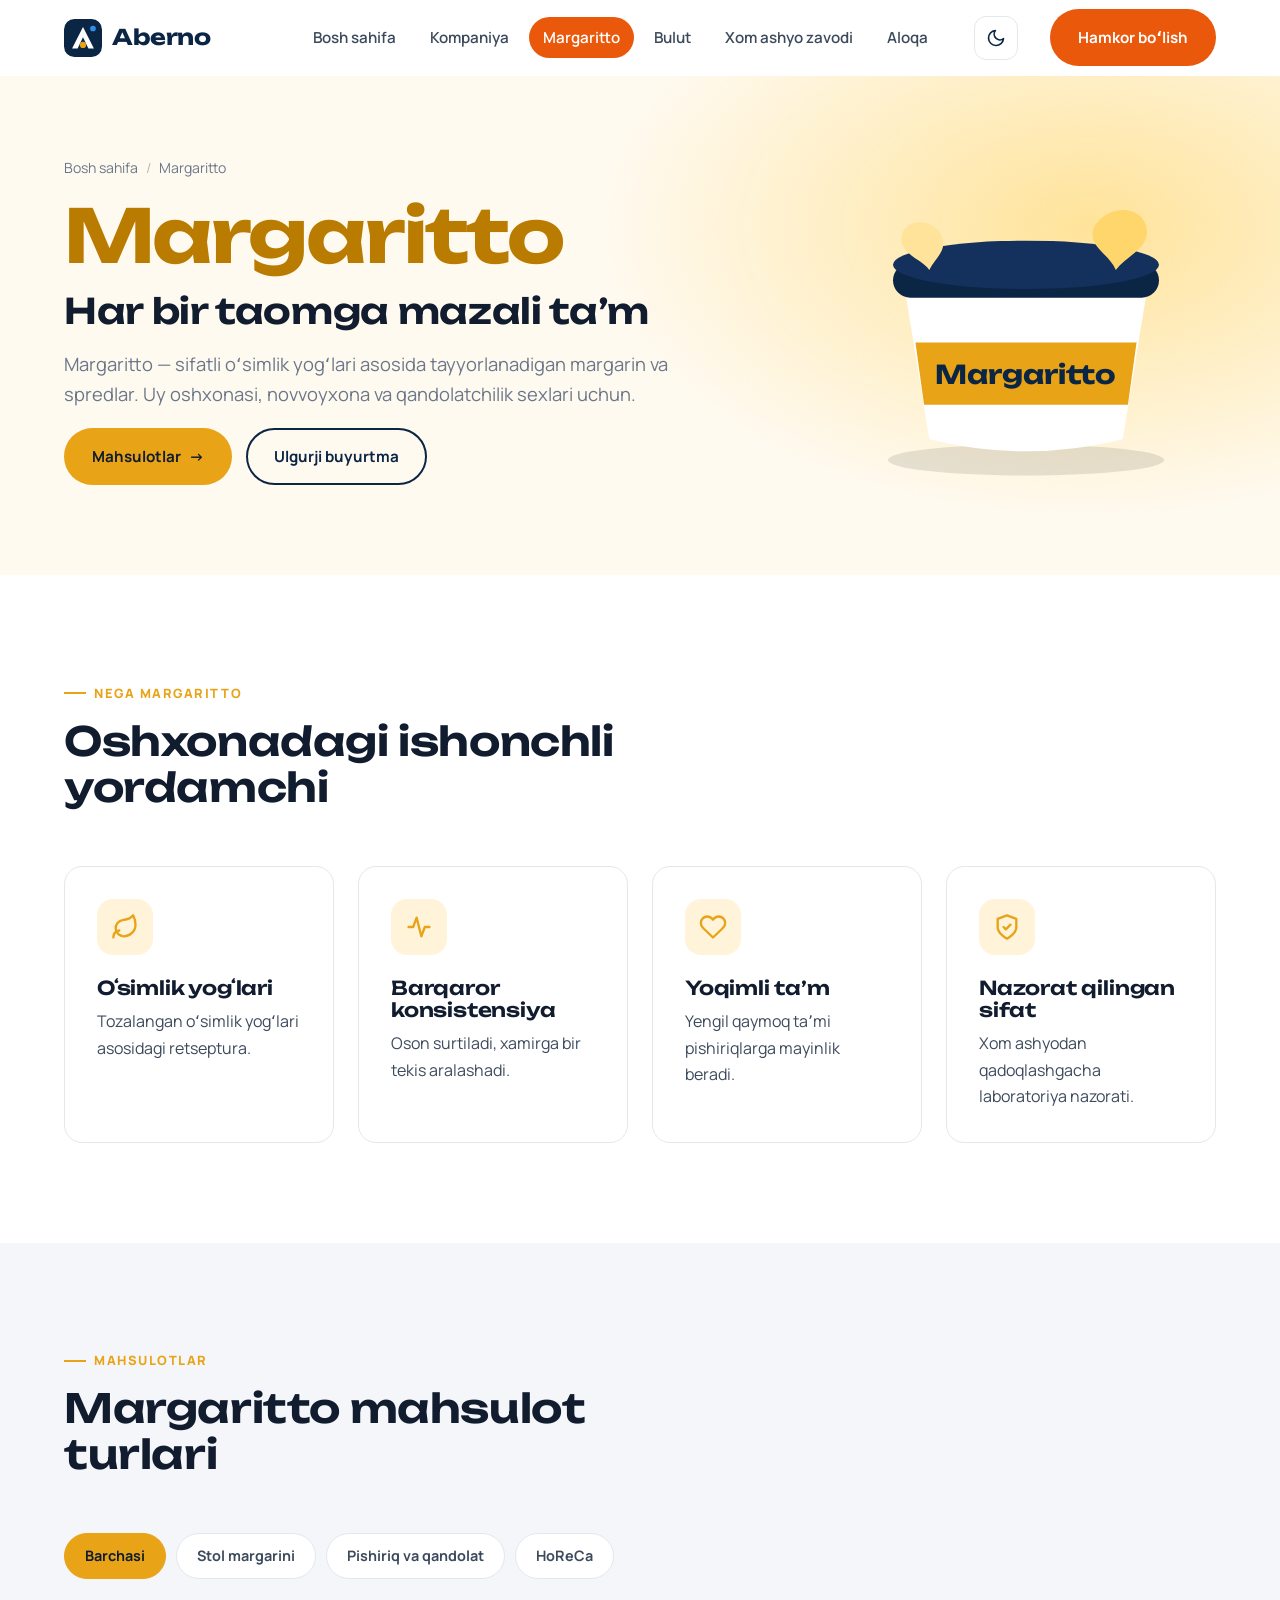
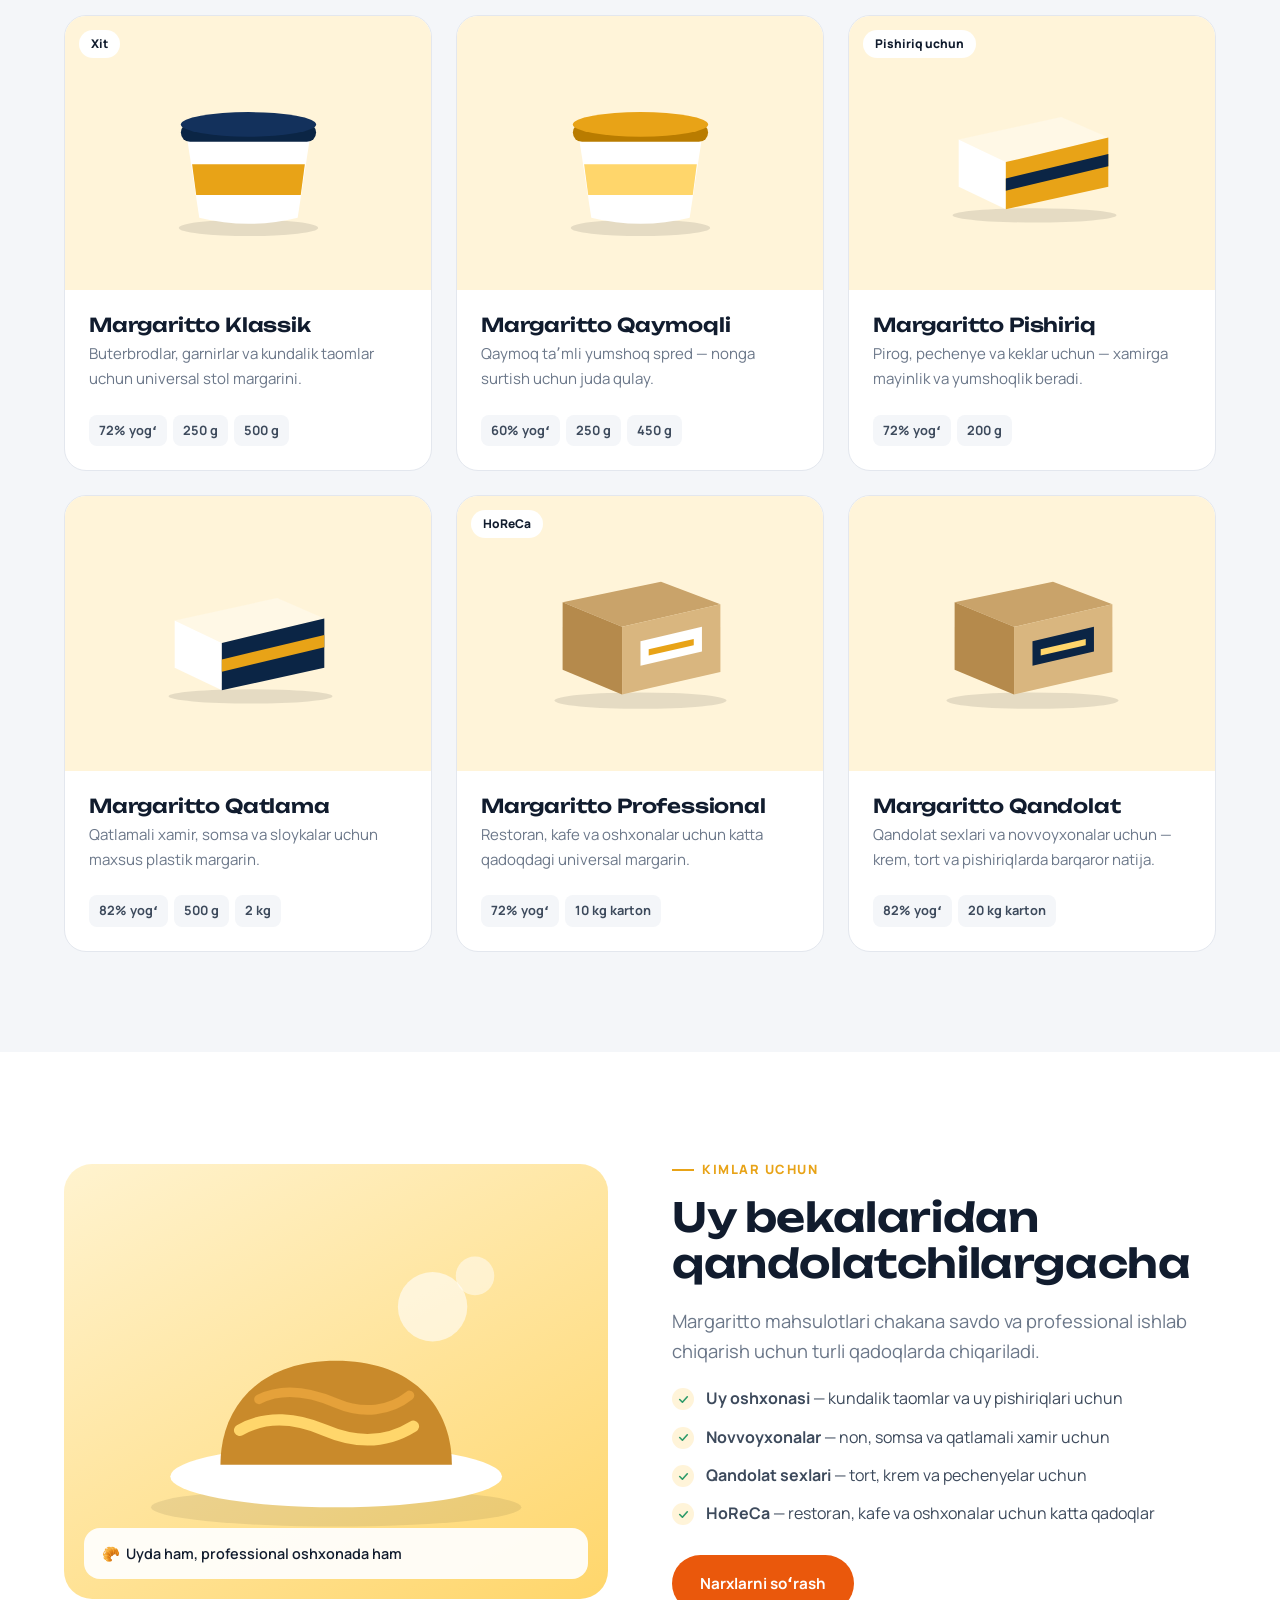
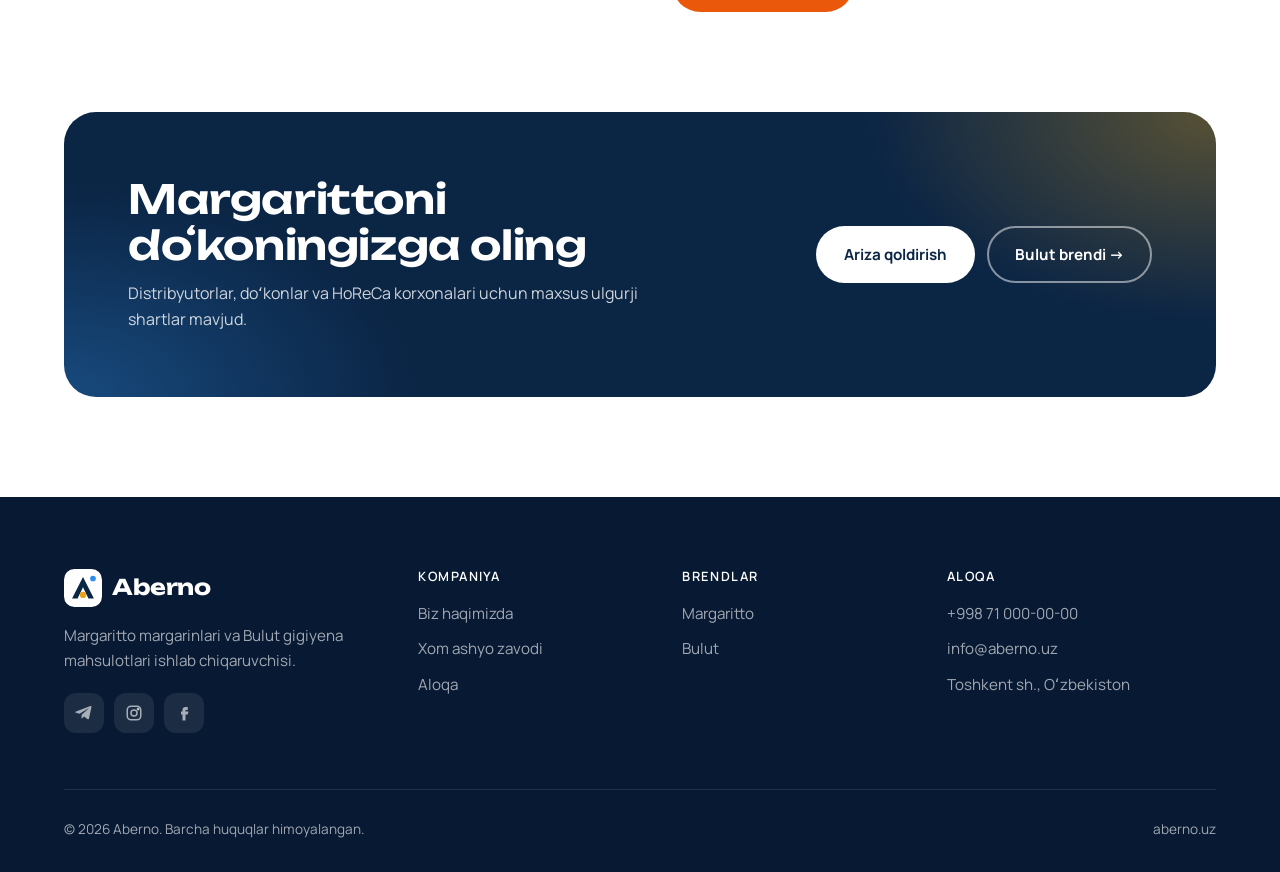
<file: margaritto.html>
<!DOCTYPE html>
<html lang="uz">
<head>
  <meta charset="UTF-8">
  <meta name="viewport" content="width=device-width, initial-scale=1">
  <title>Margaritto — margarin va spredlar | Aberno</title>
  <meta name="description" content="Margaritto — Aberno kompaniyasining margarin brendi. Stol margarini, spred, pishiriq va qandolatchilik uchun margarinlar, HoReCa uchun katta qadoqlar.">
  <link rel="icon" href="assets/favicon.svg" type="image/svg+xml">
  <link rel="preconnect" href="https://fonts.googleapis.com">
  <link rel="preconnect" href="https://fonts.gstatic.com" crossorigin>
  <link href="https://fonts.googleapis.com/css2?family=Manrope:wght@400;500;600;700;800&family=Unbounded:wght@500;600;700&display=swap" rel="stylesheet">
  <link rel="stylesheet" href="css/style.css">
  <script>
    (function () {
      var d = document.documentElement, t;
      d.classList.add("js");
      try { t = localStorage.getItem("theme"); } catch (e) {}
      if (t !== "light" && t !== "dark") t = window.matchMedia && matchMedia("(prefers-color-scheme: dark)").matches ? "dark" : "light";
      d.setAttribute("data-theme", t);
    })();
  </script>
</head>
<body class="theme-margaritto">
  <a class="skip-link" href="#main">Asosiy qismga oʻtish</a>

  <header class="site-header">
    <div class="container header-inner">
      <a class="logo" href="index.html" aria-label="Aberno — bosh sahifa">
        <svg viewBox="0 0 40 40" aria-hidden="true"><rect width="40" height="40" rx="11" fill="#0b2545"/><path d="M20 8.5 31.5 31h-5.8L20 19.3 14.3 31H8.5Z" fill="#fff"/><circle cx="20" cy="27.3" r="3.3" fill="#e8a317"/><circle cx="30.5" cy="10" r="3" fill="#2f8fe8"/></svg>
        Aberno
      </a>
      <nav class="nav" id="nav" aria-label="Asosiy menyu">
        <a href="index.html">Bosh sahifa</a>
        <a href="about.html">Kompaniya</a>
        <a href="margaritto.html" aria-current="page">Margaritto</a>
        <a href="bulut.html">Bulut</a>
        <a href="zavod.html">Xom ashyo zavodi</a>
        <a href="contact.html">Aloqa</a>
        <a class="btn btn-primary nav-cta" href="contact.html#form">Hamkor boʻlish</a>
      </nav>
      <button class="theme-toggle" type="button" aria-label="Qorongʻu rejimni yoqish" aria-pressed="false">
        <svg class="icon-moon" viewBox="0 0 24 24" fill="none" stroke="currentColor" stroke-width="2" stroke-linecap="round" stroke-linejoin="round" aria-hidden="true"><path d="M21 12.8A9 9 0 1 1 11.2 3a7 7 0 0 0 9.8 9.8Z"/></svg>
        <svg class="icon-sun" viewBox="0 0 24 24" fill="none" stroke="currentColor" stroke-width="2" stroke-linecap="round" stroke-linejoin="round" aria-hidden="true"><circle cx="12" cy="12" r="4"/><path d="M12 2v2M12 20v2M4.9 4.9l1.4 1.4M17.7 17.7l1.4 1.4M2 12h2M20 12h2M4.9 19.1l1.4-1.4M17.7 6.3l1.4-1.4"/></svg>
      </button>
      <a class="btn btn-primary header-cta" href="contact.html#form">Hamkor boʻlish</a>
      <button class="burger" type="button" aria-label="Menyuni ochish" aria-expanded="false" aria-controls="nav"><span></span></button>
    </div>
  </header>

  <main id="main">
    <section class="brand-hero">
      <div class="container page-hero-grid">
        <div>
          <nav class="breadcrumbs" aria-label="Sahifa yoʻli">
            <a href="index.html">Bosh sahifa</a><span aria-hidden="true">/</span><span>Margaritto</span>
          </nav>
          <div class="brand-logo-text reveal">Margaritto</div>
          <h1 class="reveal" style="font-size:clamp(1.5rem,3vw,2.2rem)">Har bir taomga mazali taʼm</h1>
          <p class="lead reveal" data-delay="1">Margaritto — sifatli oʻsimlik yogʻlari asosida tayyorlanadigan margarin va spredlar. Uy oshxonasi, novvoyxona va qandolatchilik sexlari uchun.</p>
          <div class="hero-actions reveal" data-delay="2">
            <a class="btn btn-accent" href="#products">Mahsulotlar <span class="arrow" aria-hidden="true">→</span></a>
            <a class="btn btn-outline" href="contact.html#form">Ulgurji buyurtma</a>
          </div>
        </div>
        <div class="page-hero-art reveal" data-delay="2" aria-hidden="true">
          <svg viewBox="0 0 220 190"><ellipse cx="110" cy="176" rx="80" ry="9" fill="rgba(0,0,0,.1)"/><path d="M40 78 54 164q56 14 112 0l14-86Z" fill="#fff"/><path d="M46 108h128l-5 36H51Z" fill="#e8a317"/><text x="110" y="132" text-anchor="middle" font-family="Unbounded, sans-serif" font-size="15" font-weight="700" fill="#0b2545">Margaritto</text><rect x="33" y="62" width="154" height="20" rx="10" fill="#0b2545"/><ellipse cx="110" cy="63" rx="77" ry="14" fill="#13315c"/><path d="M150 40c10-14 30-10 30 4 0 10-12 14-18 22-4-10-18-14-12-26Z" fill="#ffd66b"/><path d="M60 44c-8-10-24-6-22 6 2 8 12 10 16 16 4-8 12-12 6-22Z" fill="#ffe39a"/></svg>
        </div>
      </div>
    </section>

    <!-- Afzalliklar -->
    <section class="section">
      <div class="container">
        <div class="section-head reveal">
          <span class="eyebrow">Nega Margaritto</span>
          <h2>Oshxonadagi ishonchli yordamchi</h2>
        </div>
        <div class="grid grid-4">
          <div class="card reveal">
            <div class="icon"><svg viewBox="0 0 24 24" fill="none" stroke="currentColor" stroke-width="2" stroke-linecap="round" stroke-linejoin="round"><path d="M11 20A7 7 0 0 1 9.8 6.1C15.5 5 17 4.5 19 2c1 2 2 4.2 2 8 0 5.5-4.8 10-10 10Z"/><path d="M2 21c0-3 1.9-5.4 5.1-6"/></svg></div>
            <h3>Oʻsimlik yogʻlari</h3>
            <p>Tozalangan oʻsimlik yogʻlari asosidagi retseptura.</p>
          </div>
          <div class="card reveal" data-delay="1">
            <div class="icon"><svg viewBox="0 0 24 24" fill="none" stroke="currentColor" stroke-width="2" stroke-linecap="round" stroke-linejoin="round"><path d="M3 12h4l3-8 4 16 3-8h4"/></svg></div>
            <h3>Barqaror konsistensiya</h3>
            <p>Oson surtiladi, xamirga bir tekis aralashadi.</p>
          </div>
          <div class="card reveal" data-delay="2">
            <div class="icon"><svg viewBox="0 0 24 24" fill="none" stroke="currentColor" stroke-width="2" stroke-linecap="round" stroke-linejoin="round"><path d="M20.8 4.6a5.5 5.5 0 0 0-7.8 0L12 5.7l-1-1.1a5.5 5.5 0 0 0-7.8 7.8l1 1.1L12 21l7.8-7.5 1-1.1a5.5 5.5 0 0 0 0-7.8Z"/></svg></div>
            <h3>Yoqimli taʼm</h3>
            <p>Yengil qaymoq taʼmi pishiriqlarga mayinlik beradi.</p>
          </div>
          <div class="card reveal" data-delay="3">
            <div class="icon"><svg viewBox="0 0 24 24" fill="none" stroke="currentColor" stroke-width="2" stroke-linecap="round" stroke-linejoin="round"><path d="M12 22s8-4 8-10V5l-8-3-8 3v7c0 6 8 10 8 10Z"/><path d="m9 12 2 2 4-4"/></svg></div>
            <h3>Nazorat qilingan sifat</h3>
            <p>Xom ashyodan qadoqlashgacha laboratoriya nazorati.</p>
          </div>
        </div>
      </div>
    </section>

    <!-- Mahsulotlar -->
    <section class="section section-soft" id="products">
      <div class="container">
        <div class="section-head reveal">
          <span class="eyebrow">Mahsulotlar</span>
          <h2>Margaritto mahsulot turlari</h2>
        </div>

        <div class="filters reveal" role="group" aria-label="Mahsulotlarni saralash">
          <button class="filter-btn active" type="button" data-filter="all" aria-pressed="true">Barchasi</button>
          <button class="filter-btn" type="button" data-filter="stol" aria-pressed="false">Stol margarini</button>
          <button class="filter-btn" type="button" data-filter="qandolat" aria-pressed="false">Pishiriq va qandolat</button>
          <button class="filter-btn" type="button" data-filter="horeca" aria-pressed="false">HoReCa</button>
        </div>

        <div class="grid grid-3">
          <article class="product reveal" data-cat="stol">
            <div class="product-media">
              <span class="product-badge">Xit</span>
              <svg viewBox="0 0 200 170" aria-hidden="true"><ellipse cx="100" cy="158" rx="68" ry="8" fill="rgba(0,0,0,.1)"/><path d="M40 70 52 148q48 12 96 0l12-78Z" fill="#fff"/><path d="M45 96h110l-4 30H49Z" fill="#e8a317"/><rect x="34" y="56" width="132" height="18" rx="9" fill="#0b2545"/><ellipse cx="100" cy="57" rx="66" ry="12" fill="#13315c"/></svg>
            </div>
            <div class="product-body">
              <h3>Margaritto Klassik</h3>
              <p>Buterbrodlar, garnirlar va kundalik taomlar uchun universal stol margarini.</p>
              <div class="specs"><span>72% yogʻ</span><span>250 g</span><span>500 g</span></div>
            </div>
          </article>

          <article class="product reveal" data-delay="1" data-cat="stol">
            <div class="product-media">
              <svg viewBox="0 0 200 170" aria-hidden="true"><ellipse cx="100" cy="158" rx="68" ry="8" fill="rgba(0,0,0,.1)"/><path d="M40 70 52 148q48 12 96 0l12-78Z" fill="#fff"/><path d="M45 96h110l-4 30H49Z" fill="#ffd66b"/><rect x="34" y="56" width="132" height="18" rx="9" fill="#b97c00"/><ellipse cx="100" cy="57" rx="66" ry="12" fill="#e8a317"/></svg>
            </div>
            <div class="product-body">
              <h3>Margaritto Qaymoqli</h3>
              <p>Qaymoq taʼmli yumshoq spred — nonga surtish uchun juda qulay.</p>
              <div class="specs"><span>60% yogʻ</span><span>250 g</span><span>450 g</span></div>
            </div>
          </article>

          <article class="product reveal" data-delay="2" data-cat="qandolat">
            <div class="product-media">
              <span class="product-badge">Pishiriq uchun</span>
              <svg viewBox="0 0 200 150" aria-hidden="true"><ellipse cx="102" cy="136" rx="80" ry="7" fill="rgba(0,0,0,.1)"/><path d="M28 62 128 40l46 20L74 84Z" fill="#fff8e6"/><path d="M28 62l46 22v46L28 108Z" fill="#fff"/><path d="m74 84 100-24v48L74 130Z" fill="#e8a317"/><path d="m74 100 100-24v12L74 112Z" fill="#0b2545"/></svg>
            </div>
            <div class="product-body">
              <h3>Margaritto Pishiriq</h3>
              <p>Pirog, pechenye va keklar uchun — xamirga mayinlik va yumshoqlik beradi.</p>
              <div class="specs"><span>72% yogʻ</span><span>200 g</span></div>
            </div>
          </article>

          <article class="product reveal" data-cat="qandolat">
            <div class="product-media">
              <svg viewBox="0 0 200 150" aria-hidden="true"><ellipse cx="102" cy="136" rx="80" ry="7" fill="rgba(0,0,0,.1)"/><path d="M28 62 128 40l46 20L74 84Z" fill="#fff8e6"/><path d="M28 62l46 22v46L28 108Z" fill="#fff"/><path d="m74 84 100-24v48L74 130Z" fill="#0b2545"/><path d="m74 100 100-24v12L74 112Z" fill="#e8a317"/></svg>
            </div>
            <div class="product-body">
              <h3>Margaritto Qatlama</h3>
              <p>Qatlamali xamir, somsa va sloykalar uchun maxsus plastik margarin.</p>
              <div class="specs"><span>82% yogʻ</span><span>500 g</span><span>2 kg</span></div>
            </div>
          </article>

          <article class="product reveal" data-delay="1" data-cat="horeca">
            <div class="product-media">
              <span class="product-badge">HoReCa</span>
              <svg viewBox="0 0 200 160" aria-hidden="true"><ellipse cx="100" cy="146" rx="84" ry="8" fill="rgba(0,0,0,.1)"/><path d="M24 50 120 30l58 22-96 22Z" fill="#c9a36a"/><path d="M24 50l58 24v66L24 116Z" fill="#b58a4c"/><path d="m82 74 96-22v66l-96 22Z" fill="#d9b67f"/><path d="m100 88 60-14v24l-60 14Z" fill="#fff"/><path d="m108 96 44-10v6l-44 10Z" fill="#e8a317"/></svg>
            </div>
            <div class="product-body">
              <h3>Margaritto Professional</h3>
              <p>Restoran, kafe va oshxonalar uchun katta qadoqdagi universal margarin.</p>
              <div class="specs"><span>72% yogʻ</span><span>10 kg karton</span></div>
            </div>
          </article>

          <article class="product reveal" data-delay="2" data-cat="horeca">
            <div class="product-media">
              <svg viewBox="0 0 200 160" aria-hidden="true"><ellipse cx="100" cy="146" rx="84" ry="8" fill="rgba(0,0,0,.1)"/><path d="M24 50 120 30l58 22-96 22Z" fill="#c9a36a"/><path d="M24 50l58 24v66L24 116Z" fill="#b58a4c"/><path d="m82 74 96-22v66l-96 22Z" fill="#d9b67f"/><path d="m100 88 60-14v24l-60 14Z" fill="#0b2545"/><path d="m108 96 44-10v6l-44 10Z" fill="#ffd66b"/></svg>
            </div>
            <div class="product-body">
              <h3>Margaritto Qandolat</h3>
              <p>Qandolat sexlari va novvoyxonalar uchun — krem, tort va pishiriqlarda barqaror natija.</p>
              <div class="specs"><span>82% yogʻ</span><span>20 kg karton</span></div>
            </div>
          </article>
        </div>
      </div>
    </section>

    <!-- Kim uchun -->
    <section class="section">
      <div class="container split">
        <div class="media gold reveal">
          <svg viewBox="0 0 220 170" aria-hidden="true"><ellipse cx="110" cy="150" rx="96" ry="10" fill="rgba(0,0,0,.08)"/><ellipse cx="110" cy="134" rx="86" ry="16" fill="#fff"/><path d="M50 128c0-30 20-54 60-54s60 24 60 54Z" fill="#c98a2b"/><path d="M60 110c14-8 30-6 44 0s30 8 46-2" stroke="#ffd66b" stroke-width="6" fill="none" stroke-linecap="round"/><path d="M70 94c12-6 26-4 40 2s28 4 38-4" stroke="#e5a13a" stroke-width="5" fill="none" stroke-linecap="round"/><circle cx="160" cy="46" r="18" fill="#fff" opacity=".6"/><circle cx="182" cy="30" r="10" fill="#fff" opacity=".5"/></svg>
          <div class="floating-note">🥐&nbsp; Uyda ham, professional oshxonada ham</div>
        </div>
        <div class="reveal" data-delay="1">
          <span class="eyebrow">Kimlar uchun</span>
          <h2>Uy bekalaridan qandolatchilargacha</h2>
          <p class="lead">Margaritto mahsulotlari chakana savdo va professional ishlab chiqarish uchun turli qadoqlarda chiqariladi.</p>
          <ul class="check-list">
            <li><strong>Uy oshxonasi</strong> — kundalik taomlar va uy pishiriqlari uchun</li>
            <li><strong>Novvoyxonalar</strong> — non, somsa va qatlamali xamir uchun</li>
            <li><strong>Qandolat sexlari</strong> — tort, krem va pechenyelar uchun</li>
            <li><strong>HoReCa</strong> — restoran, kafe va oshxonalar uchun katta qadoqlar</li>
          </ul>
          <a class="btn btn-primary" href="contact.html#form">Narxlarni soʻrash</a>
        </div>
      </div>
    </section>

    <section class="section" style="padding-top:0">
      <div class="container">
        <div class="cta reveal">
          <div>
            <h2>Margarittoni doʻkoningizga oling</h2>
            <p>Distribyutorlar, doʻkonlar va HoReCa korxonalari uchun maxsus ulgurji shartlar mavjud.</p>
          </div>
          <div class="cta-actions">
            <a class="btn btn-light" href="contact.html#form">Ariza qoldirish</a>
            <a class="btn btn-ghost-light" href="bulut.html">Bulut brendi →</a>
          </div>
        </div>
      </div>
    </section>
  </main>

  <footer class="site-footer">
    <div class="container">
      <div class="footer-grid">
        <div>
          <a class="logo" href="index.html">
            <svg viewBox="0 0 40 40" aria-hidden="true"><rect width="40" height="40" rx="11" fill="#fff"/><path d="M20 8.5 31.5 31h-5.8L20 19.3 14.3 31H8.5Z" fill="#0b2545"/><circle cx="20" cy="27.3" r="3.3" fill="#e8a317"/><circle cx="30.5" cy="10" r="3" fill="#2f8fe8"/></svg>
            Aberno
          </a>
          <p>Margaritto margarinlari va Bulut gigiyena mahsulotlari ishlab chiqaruvchisi.</p>
          <div class="socials">
            <a href="#" aria-label="Telegram"><svg viewBox="0 0 24 24" fill="currentColor"><path d="M21.9 4.3 18.7 19.4c-.2 1-.9 1.3-1.8.8l-4.9-3.6-2.4 2.3c-.3.3-.5.5-1 .5l.3-5 9.2-8.3c.4-.4-.1-.6-.6-.2L6.1 13 1.2 11.5c-1-.3-1.1-1 .2-1.5L20.5 2.6c.9-.3 1.7.2 1.4 1.7Z"/></svg></a>
            <a href="#" aria-label="Instagram"><svg viewBox="0 0 24 24" fill="none" stroke="currentColor" stroke-width="2"><rect x="3" y="3" width="18" height="18" rx="5"/><circle cx="12" cy="12" r="4"/><circle cx="17.5" cy="6.5" r="1" fill="currentColor"/></svg></a>
            <a href="#" aria-label="Facebook"><svg viewBox="0 0 24 24" fill="currentColor"><path d="M14 8h3V4h-3a4 4 0 0 0-4 4v2H8v4h2v8h4v-8h3l1-4h-4V8Z"/></svg></a>
          </div>
        </div>
        <div>
          <h4>Kompaniya</h4>
          <ul>
            <li><a href="about.html">Biz haqimizda</a></li>
            <li><a href="zavod.html">Xom ashyo zavodi</a></li>
            <li><a href="contact.html">Aloqa</a></li>
          </ul>
        </div>
        <div>
          <h4>Brendlar</h4>
          <ul>
            <li><a href="margaritto.html">Margaritto</a></li>
            <li><a href="bulut.html">Bulut</a></li>
          </ul>
        </div>
        <div>
          <h4>Aloqa</h4>
          <ul>
            <li><a href="tel:+998710000000">+998 71 000-00-00</a></li>
            <li><a href="mailto:info@aberno.uz">info@aberno.uz</a></li>
            <li>Toshkent sh., Oʻzbekiston</li>
          </ul>
        </div>
      </div>
      <div class="footer-bottom">
        <span>© <span data-year>2026</span> Aberno. Barcha huquqlar himoyalangan.</span>
        <span>aberno.uz</span>
      </div>
    </div>
  </footer>

  <script src="js/main.js"></script>
</body>
</html>
</file>
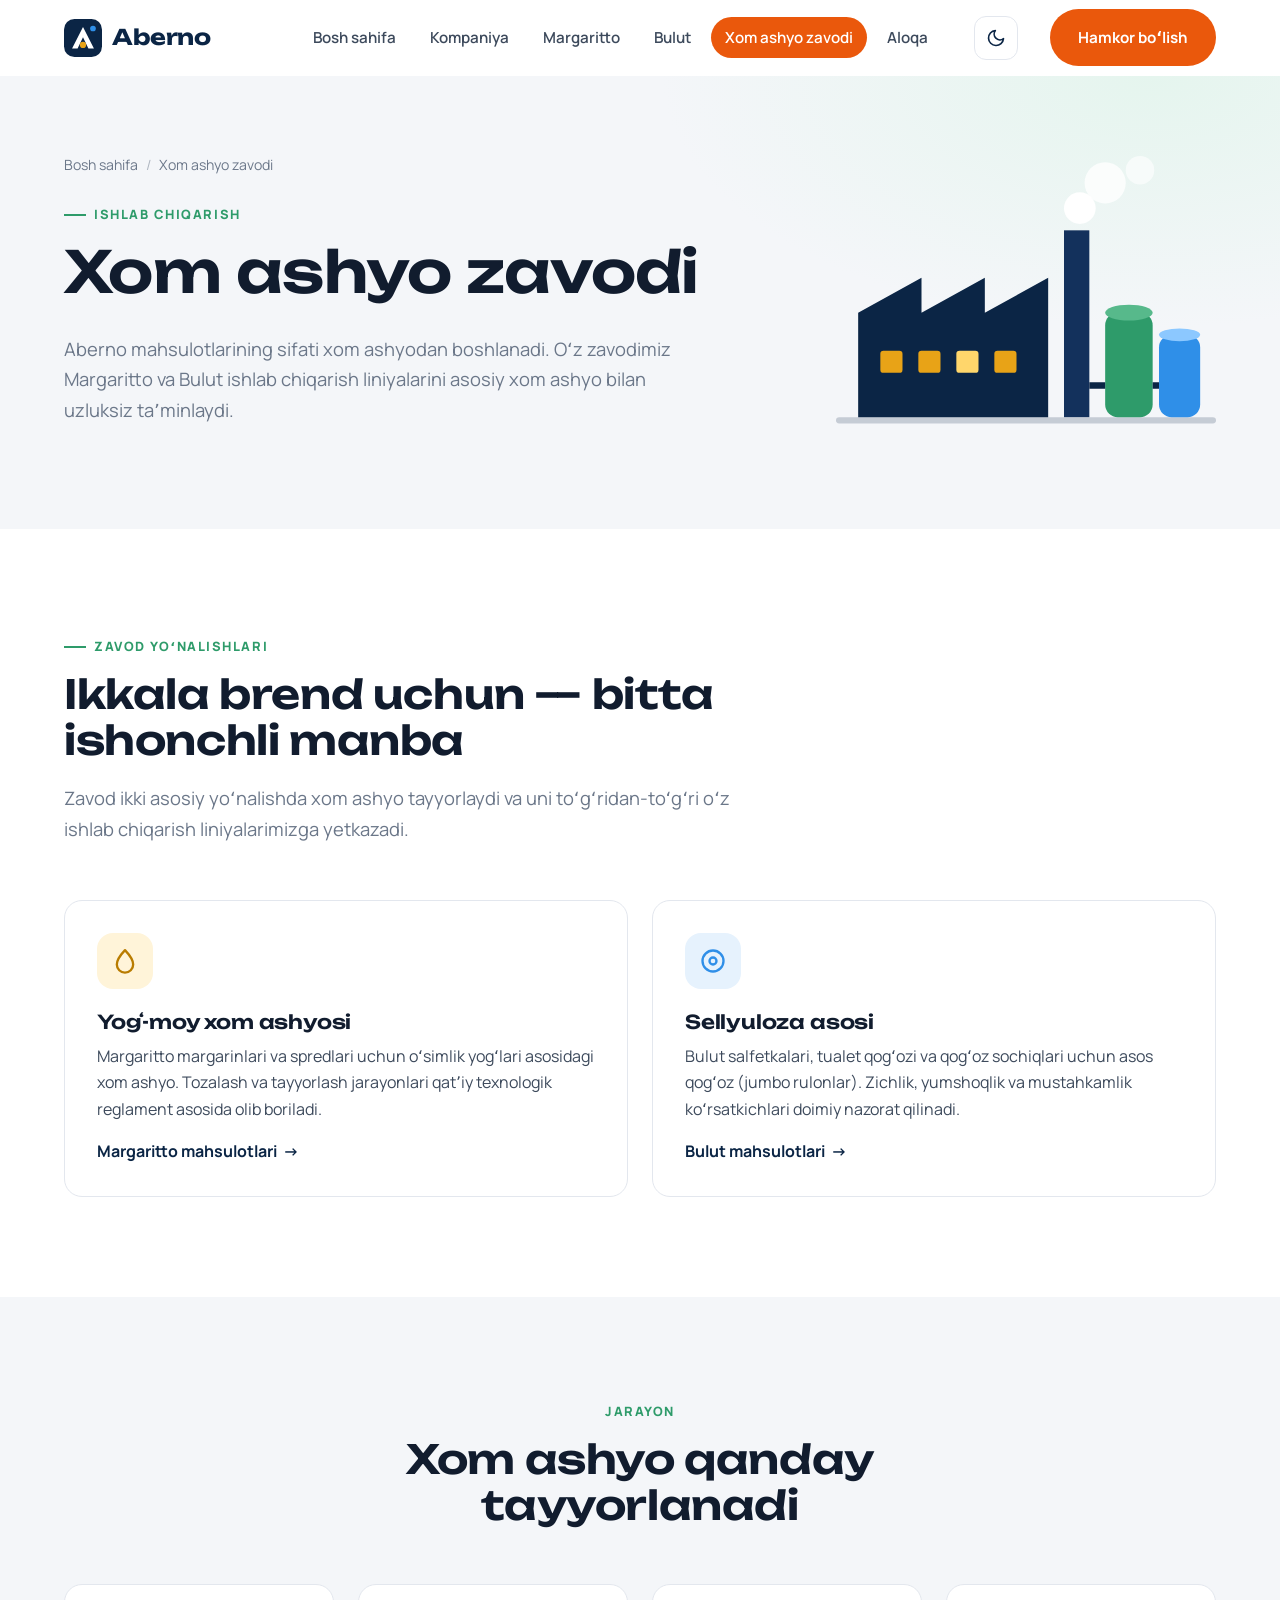
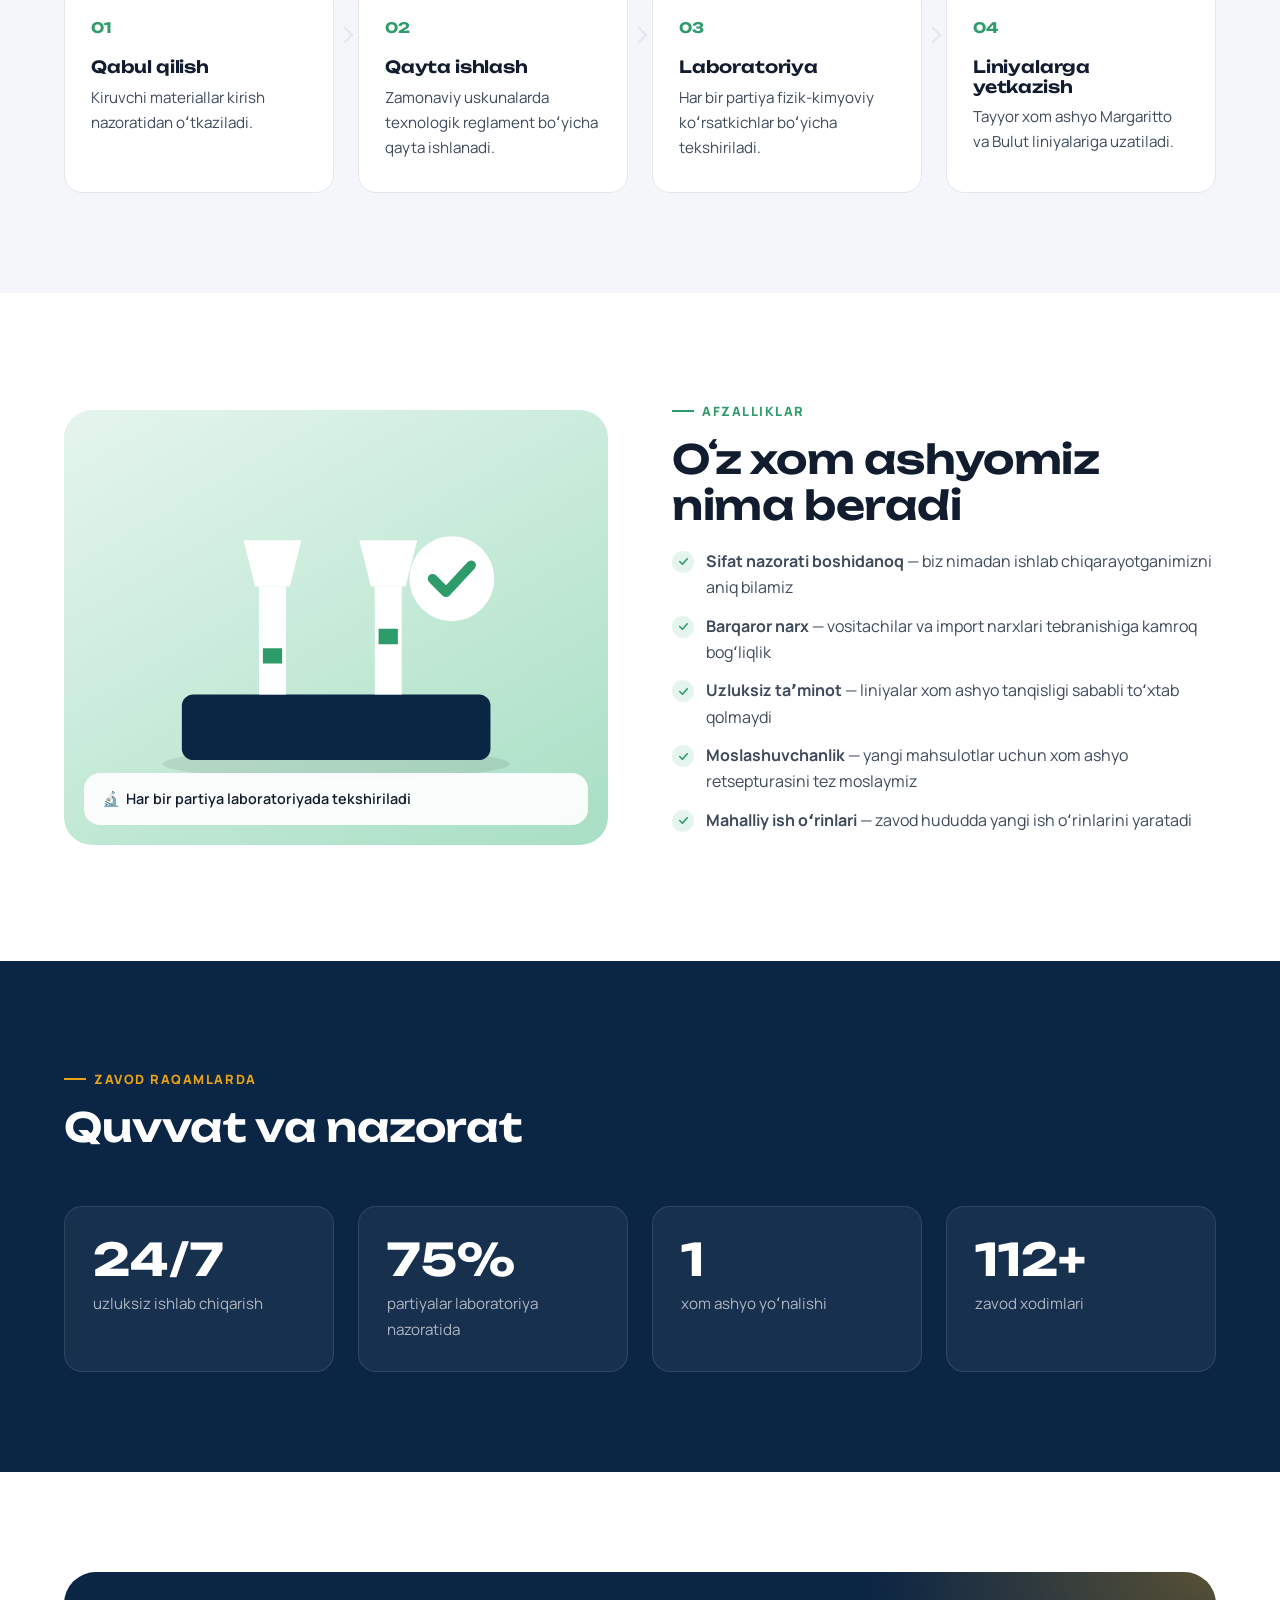
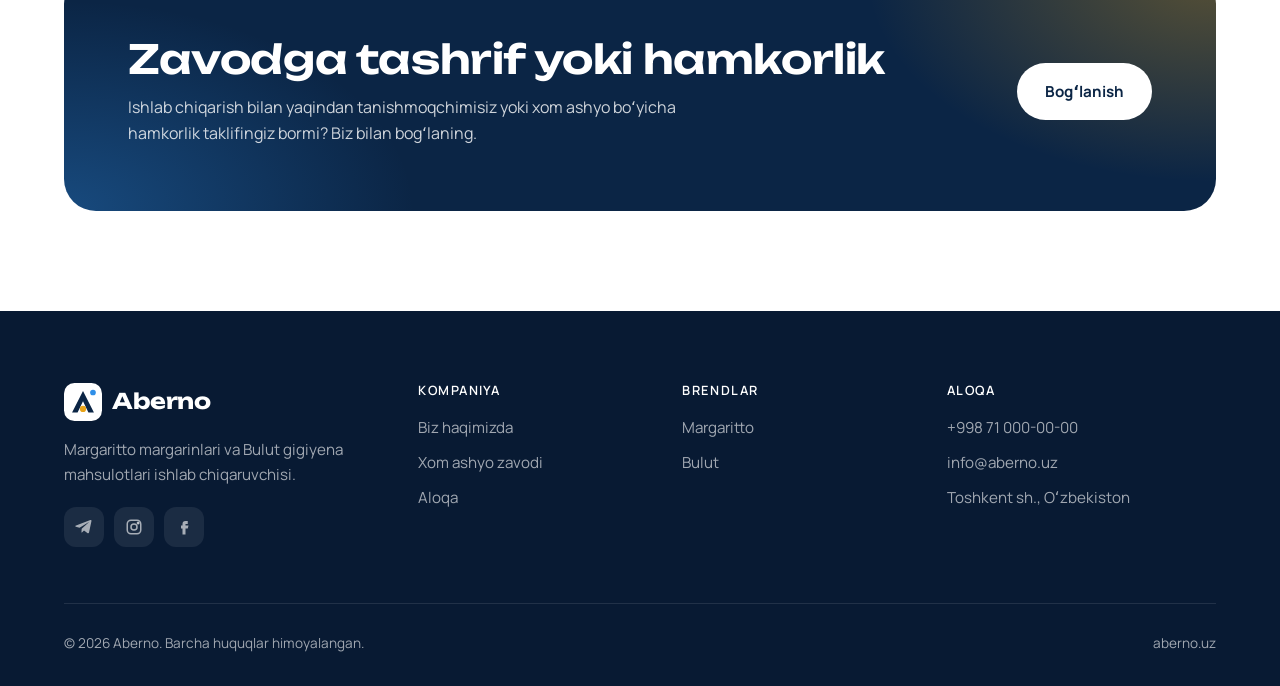
<file: zavod.html>
<!DOCTYPE html>
<html lang="uz">
<head>
  <meta charset="UTF-8">
  <meta name="viewport" content="width=device-width, initial-scale=1">
  <title>Xom ashyo zavodi — Aberno</title>
  <meta name="description" content="Aberno xom ashyo ishlab chiqarish zavodi: Margaritto va Bulut mahsulotlari uchun asosiy xom ashyo, laboratoriya nazorati va toʻliq ishlab chiqarish zanjiri.">
  <link rel="icon" href="assets/favicon.svg" type="image/svg+xml">
  <link rel="preconnect" href="https://fonts.googleapis.com">
  <link rel="preconnect" href="https://fonts.gstatic.com" crossorigin>
  <link href="https://fonts.googleapis.com/css2?family=Manrope:wght@400;500;600;700;800&family=Unbounded:wght@500;600;700&display=swap" rel="stylesheet">
  <link rel="stylesheet" href="css/style.css">
  <script>
    (function () {
      var d = document.documentElement, t;
      d.classList.add("js");
      try { t = localStorage.getItem("theme"); } catch (e) {}
      if (t !== "light" && t !== "dark") t = window.matchMedia && matchMedia("(prefers-color-scheme: dark)").matches ? "dark" : "light";
      d.setAttribute("data-theme", t);
    })();
  </script>
</head>
<body class="theme-zavod">
  <a class="skip-link" href="#main">Asosiy qismga oʻtish</a>

  <header class="site-header">
    <div class="container header-inner">
      <a class="logo" href="index.html" aria-label="Aberno — bosh sahifa">
        <svg viewBox="0 0 40 40" aria-hidden="true"><rect width="40" height="40" rx="11" fill="#0b2545"/><path d="M20 8.5 31.5 31h-5.8L20 19.3 14.3 31H8.5Z" fill="#fff"/><circle cx="20" cy="27.3" r="3.3" fill="#e8a317"/><circle cx="30.5" cy="10" r="3" fill="#2f8fe8"/></svg>
        Aberno
      </a>
      <nav class="nav" id="nav" aria-label="Asosiy menyu">
        <a href="index.html">Bosh sahifa</a>
        <a href="about.html">Kompaniya</a>
        <a href="margaritto.html">Margaritto</a>
        <a href="bulut.html">Bulut</a>
        <a href="zavod.html" aria-current="page">Xom ashyo zavodi</a>
        <a href="contact.html">Aloqa</a>
        <a class="btn btn-primary nav-cta" href="contact.html#form">Hamkor boʻlish</a>
      </nav>
      <button class="theme-toggle" type="button" aria-label="Qorongʻu rejimni yoqish" aria-pressed="false">
        <svg class="icon-moon" viewBox="0 0 24 24" fill="none" stroke="currentColor" stroke-width="2" stroke-linecap="round" stroke-linejoin="round" aria-hidden="true"><path d="M21 12.8A9 9 0 1 1 11.2 3a7 7 0 0 0 9.8 9.8Z"/></svg>
        <svg class="icon-sun" viewBox="0 0 24 24" fill="none" stroke="currentColor" stroke-width="2" stroke-linecap="round" stroke-linejoin="round" aria-hidden="true"><circle cx="12" cy="12" r="4"/><path d="M12 2v2M12 20v2M4.9 4.9l1.4 1.4M17.7 17.7l1.4 1.4M2 12h2M20 12h2M4.9 19.1l1.4-1.4M17.7 6.3l1.4-1.4"/></svg>
      </button>
      <a class="btn btn-primary header-cta" href="contact.html#form">Hamkor boʻlish</a>
      <button class="burger" type="button" aria-label="Menyuni ochish" aria-expanded="false" aria-controls="nav"><span></span></button>
    </div>
  </header>

  <main id="main">
    <section class="page-hero">
      <div class="container page-hero-grid">
        <div>
          <nav class="breadcrumbs" aria-label="Sahifa yoʻli">
            <a href="index.html">Bosh sahifa</a><span aria-hidden="true">/</span><span>Xom ashyo zavodi</span>
          </nav>
          <span class="eyebrow reveal">Ishlab chiqarish</span>
          <h1 class="reveal">Xom ashyo zavodi</h1>
          <p class="lead reveal" data-delay="1">Aberno mahsulotlarining sifati xom ashyodan boshlanadi. Oʻz zavodimiz Margaritto va Bulut ishlab chiqarish liniyalarini asosiy xom ashyo bilan uzluksiz taʼminlaydi.</p>
        </div>
        <div class="page-hero-art reveal" data-delay="2" aria-hidden="true">
          <svg viewBox="0 0 240 190"><rect x="0" y="170" width="240" height="4" rx="2" fill="#0b2545" opacity=".2"/><path d="M14 170V104l40-22v22l40-22v22l40-22v88Z" fill="#0b2545"/><g fill="#e8a317"><rect x="28" y="128" width="14" height="14" rx="2"/><rect x="52" y="128" width="14" height="14" rx="2"/><rect x="100" y="128" width="14" height="14" rx="2"/></g><rect x="76" y="128" width="14" height="14" rx="2" fill="#ffd66b"/><rect x="144" y="52" width="16" height="118" fill="#13315c"/><circle cx="154" cy="38" r="10" fill="#fff"/><circle cx="170" cy="22" r="13" fill="#fff" opacity=".8"/><circle cx="192" cy="14" r="9" fill="#fff" opacity=".6"/><rect x="170" y="104" width="30" height="66" rx="8" fill="#2e9b6a"/><ellipse cx="185" cy="104" rx="15" ry="5" fill="#57b98b"/><rect x="204" y="118" width="26" height="52" rx="8" fill="#2f8fe8"/><ellipse cx="217" cy="118" rx="13" ry="4" fill="#8cc8ff"/><path d="M160 150h10M200 150h4" stroke="#0b2545" stroke-width="4"/></svg>
        </div>
      </div>
    </section>

    <!-- Nima ishlab chiqaradi -->
    <section class="section">
      <div class="container">
        <div class="section-head reveal">
          <span class="eyebrow">Zavod yoʻnalishlari</span>
          <h2>Ikkala brend uchun — bitta ishonchli manba</h2>
          <p class="lead">Zavod ikki asosiy yoʻnalishda xom ashyo tayyorlaydi va uni toʻgʻridan-toʻgʻri oʻz ishlab chiqarish liniyalarimizga yetkazadi.</p>
        </div>
        <div class="grid grid-2">
          <div class="card reveal">
            <div class="icon gold"><svg viewBox="0 0 24 24" fill="none" stroke="currentColor" stroke-width="2" stroke-linecap="round" stroke-linejoin="round"><path d="M12 2.7C7 8 5 11.5 5 15a7 7 0 0 0 14 0c0-3.5-2-7-7-12.3Z"/></svg></div>
            <h3>Yogʻ-moy xom ashyosi</h3>
            <p>Margaritto margarinlari va spredlari uchun oʻsimlik yogʻlari asosidagi xom ashyo. Tozalash va tayyorlash jarayonlari qatʼiy texnologik reglament asosida olib boriladi.</p>
            <a class="link-arrow" href="margaritto.html">Margaritto mahsulotlari</a>
          </div>
          <div class="card reveal" data-delay="1">
            <div class="icon sky"><svg viewBox="0 0 24 24" fill="none" stroke="currentColor" stroke-width="2" stroke-linecap="round" stroke-linejoin="round"><circle cx="12" cy="12" r="9"/><circle cx="12" cy="12" r="3"/></svg></div>
            <h3>Sellyuloza asosi</h3>
            <p>Bulut salfetkalari, tualet qogʻozi va qogʻoz sochiqlari uchun asos qogʻoz (jumbo rulonlar). Zichlik, yumshoqlik va mustahkamlik koʻrsatkichlari doimiy nazorat qilinadi.</p>
            <a class="link-arrow" href="bulut.html">Bulut mahsulotlari</a>
          </div>
        </div>
      </div>
    </section>

    <!-- Jarayon -->
    <section class="section section-soft">
      <div class="container">
        <div class="section-head center reveal">
          <span class="eyebrow">Jarayon</span>
          <h2>Xom ashyo qanday tayyorlanadi</h2>
        </div>
        <div class="chain">
          <div class="chain-step reveal">
            <h3>Qabul qilish</h3>
            <p>Kiruvchi materiallar kirish nazoratidan oʻtkaziladi.</p>
          </div>
          <div class="chain-step reveal" data-delay="1">
            <h3>Qayta ishlash</h3>
            <p>Zamonaviy uskunalarda texnologik reglament boʻyicha qayta ishlanadi.</p>
          </div>
          <div class="chain-step reveal" data-delay="2">
            <h3>Laboratoriya</h3>
            <p>Har bir partiya fizik-kimyoviy koʻrsatkichlar boʻyicha tekshiriladi.</p>
          </div>
          <div class="chain-step reveal" data-delay="3">
            <h3>Liniyalarga yetkazish</h3>
            <p>Tayyor xom ashyo Margaritto va Bulut liniyalariga uzatiladi.</p>
          </div>
        </div>
      </div>
    </section>

    <!-- Afzalliklar -->
    <section class="section">
      <div class="container split">
        <div class="media green reveal">
          <svg viewBox="0 0 220 170" aria-hidden="true"><ellipse cx="110" cy="156" rx="90" ry="8" fill="rgba(0,0,0,.08)"/><rect x="30" y="120" width="160" height="34" rx="6" fill="#0b2545"/><path d="M70 120V64h14v56M130 120V64h14v56" fill="#fff"/><path d="M62 40h30l-6 24H68ZM122 40h30l-6 24h-18Z" fill="#fff"/><path d="M72 100h10M132 90h10" stroke="#2e9b6a" stroke-width="8"/><circle cx="170" cy="60" r="22" fill="#fff"/><path d="m160 60 7 7 13-14" stroke="#2e9b6a" stroke-width="5" fill="none" stroke-linecap="round" stroke-linejoin="round"/></svg>
          <div class="floating-note">🔬&nbsp; Har bir partiya laboratoriyada tekshiriladi</div>
        </div>
        <div class="reveal" data-delay="1">
          <span class="eyebrow">Afzalliklar</span>
          <h2>Oʻz xom ashyomiz nima beradi</h2>
          <ul class="check-list">
            <li><strong>Sifat nazorati boshidanoq</strong> — biz nimadan ishlab chiqarayotganimizni aniq bilamiz</li>
            <li><strong>Barqaror narx</strong> — vositachilar va import narxlari tebranishiga kamroq bogʻliqlik</li>
            <li><strong>Uzluksiz taʼminot</strong> — liniyalar xom ashyo tanqisligi sababli toʻxtab qolmaydi</li>
            <li><strong>Moslashuvchanlik</strong> — yangi mahsulotlar uchun xom ashyo retsepturasini tez moslaymiz</li>
            <li><strong>Mahalliy ish oʻrinlari</strong> — zavod hududda yangi ish oʻrinlarini yaratadi</li>
          </ul>
        </div>
      </div>
    </section>

    <!-- Raqamlar -->
    <section class="section section-dark">
      <div class="container">
        <div class="section-head reveal">
          <span class="eyebrow">Zavod raqamlarda</span>
          <h2>Quvvat va nazorat</h2>
        </div>
        <div class="stats">
          <div class="stat reveal"><strong>24/7</strong><span>uzluksiz ishlab chiqarish</span></div>
          <div class="stat reveal" data-delay="1"><strong data-count="100" data-suffix="%">100%</strong><span>partiyalar laboratoriya nazoratida</span></div>
          <div class="stat reveal" data-delay="2"><strong data-count="2">2</strong><span>xom ashyo yoʻnalishi</span></div>
          <div class="stat reveal" data-delay="3"><strong data-count="150" data-suffix="+">150+</strong><span>zavod xodimlari</span></div>
        </div>
      </div>
    </section>

    <section class="section">
      <div class="container">
        <div class="cta reveal">
          <div>
            <h2>Zavodga tashrif yoki hamkorlik</h2>
            <p>Ishlab chiqarish bilan yaqindan tanishmoqchimisiz yoki xom ashyo boʻyicha hamkorlik taklifingiz bormi? Biz bilan bogʻlaning.</p>
          </div>
          <div class="cta-actions">
            <a class="btn btn-light" href="contact.html#form">Bogʻlanish</a>
          </div>
        </div>
      </div>
    </section>
  </main>

  <footer class="site-footer">
    <div class="container">
      <div class="footer-grid">
        <div>
          <a class="logo" href="index.html">
            <svg viewBox="0 0 40 40" aria-hidden="true"><rect width="40" height="40" rx="11" fill="#fff"/><path d="M20 8.5 31.5 31h-5.8L20 19.3 14.3 31H8.5Z" fill="#0b2545"/><circle cx="20" cy="27.3" r="3.3" fill="#e8a317"/><circle cx="30.5" cy="10" r="3" fill="#2f8fe8"/></svg>
            Aberno
          </a>
          <p>Margaritto margarinlari va Bulut gigiyena mahsulotlari ishlab chiqaruvchisi.</p>
          <div class="socials">
            <a href="#" aria-label="Telegram"><svg viewBox="0 0 24 24" fill="currentColor"><path d="M21.9 4.3 18.7 19.4c-.2 1-.9 1.3-1.8.8l-4.9-3.6-2.4 2.3c-.3.3-.5.5-1 .5l.3-5 9.2-8.3c.4-.4-.1-.6-.6-.2L6.1 13 1.2 11.5c-1-.3-1.1-1 .2-1.5L20.5 2.6c.9-.3 1.7.2 1.4 1.7Z"/></svg></a>
            <a href="#" aria-label="Instagram"><svg viewBox="0 0 24 24" fill="none" stroke="currentColor" stroke-width="2"><rect x="3" y="3" width="18" height="18" rx="5"/><circle cx="12" cy="12" r="4"/><circle cx="17.5" cy="6.5" r="1" fill="currentColor"/></svg></a>
            <a href="#" aria-label="Facebook"><svg viewBox="0 0 24 24" fill="currentColor"><path d="M14 8h3V4h-3a4 4 0 0 0-4 4v2H8v4h2v8h4v-8h3l1-4h-4V8Z"/></svg></a>
          </div>
        </div>
        <div>
          <h4>Kompaniya</h4>
          <ul>
            <li><a href="about.html">Biz haqimizda</a></li>
            <li><a href="zavod.html">Xom ashyo zavodi</a></li>
            <li><a href="contact.html">Aloqa</a></li>
          </ul>
        </div>
        <div>
          <h4>Brendlar</h4>
          <ul>
            <li><a href="margaritto.html">Margaritto</a></li>
            <li><a href="bulut.html">Bulut</a></li>
          </ul>
        </div>
        <div>
          <h4>Aloqa</h4>
          <ul>
            <li><a href="tel:+998710000000">+998 71 000-00-00</a></li>
            <li><a href="mailto:info@aberno.uz">info@aberno.uz</a></li>
            <li>Toshkent sh., Oʻzbekiston</li>
          </ul>
        </div>
      </div>
      <div class="footer-bottom">
        <span>© <span data-year>2026</span> Aberno. Barcha huquqlar himoyalangan.</span>
        <span>aberno.uz</span>
      </div>
    </div>
  </footer>

  <script src="js/main.js"></script>
</body>
</html>
</file>
<file: css/style.css>
/* =========================================================
   Aberno — umumiy uslublar
   ========================================================= */

:root {
  --navy: #0b2545;
  --navy-2: #13315c;
  --ink: #111c2e;
  --text: #3d4a5c;
  --muted: #6b7789;
  --line: #e3e7ee;
  --bg: #ffffff;
  --bg-soft: #f4f6f9;
  --gold: #e8a317;
  --gold-soft: #fff4d9;
  --sky: #2f8fe8;
  --sky-soft: #e6f2fd;
  --green: #2e9b6a;

  --green-soft: #e5f5ee;
  --navy-soft: #e8edf5;

  /* Semantik tokenlar — qorongʻu rejimda qayta belgilanadi */
  --surface: #ffffff;
  --strong: var(--navy);
  --orange: #ea580c;
  --orange-2: #c2410c;
  --btn-bg: var(--orange);
  --btn-bg-hover: var(--orange-2);
  --btn-fg: #ffffff;
  --header-bg: rgba(255, 255, 255, .88);
  --dark-section: var(--navy);
  --footer-bg: #081a33;
  --success-bg: #e5f5ee;
  --success-fg: #1d6b48;
  --on-light: #111c2e;
  color-scheme: light;

  --accent: var(--navy);
  --accent-soft: var(--bg-soft);

  --radius: 18px;
  --radius-sm: 10px;
  --shadow: 0 10px 30px rgba(11, 37, 69, .08);
  --shadow-lg: 0 24px 60px rgba(11, 37, 69, .14);
  --container: 1200px;
  --header-h: 76px;

  --font-head: "Unbounded", system-ui, sans-serif;
  --font-body: "Manrope", system-ui, sans-serif;
}

:root[data-theme="dark"] {
  --ink: #eef2f8;
  --text: #b8c3d4;
  --muted: #8a98ae;
  --line: #22324d;
  --bg: #0a1322;
  --bg-soft: #0f1b2e;
  --surface: #13213a;
  --strong: #ffffff;
  --btn-bg: #f26d1f;
  --btn-bg-hover: #ff8a3d;
  --btn-fg: #ffffff;
  --header-bg: rgba(10, 19, 34, .85);
  --dark-section: #0e2342;
  --footer-bg: #060d18;
  --gold-soft: rgba(232, 163, 23, .15);
  --sky-soft: rgba(47, 143, 232, .17);
  --green-soft: rgba(46, 155, 106, .18);
  --navy-soft: rgba(140, 170, 215, .14);
  --success-bg: rgba(46, 155, 106, .18);
  --success-fg: #7fd8ac;
  --accent: #9dbbe6;
  --shadow: 0 10px 30px rgba(0, 0, 0, .35);
  --shadow-lg: 0 24px 60px rgba(0, 0, 0, .5);
  color-scheme: dark;
}

.theme-margaritto { --accent: var(--gold); --accent-soft: var(--gold-soft); }
.theme-bulut      { --accent: var(--sky);  --accent-soft: var(--sky-soft); }
.theme-zavod      { --accent: var(--green); --accent-soft: var(--green-soft); }

*, *::before, *::after { box-sizing: border-box; }

html { scroll-behavior: smooth; -webkit-text-size-adjust: 100%; }

body {
  margin: 0;
  transition: background-color .3s, color .3s;
  font-family: var(--font-body);
  font-size: 16px;
  line-height: 1.65;
  color: var(--text);
  background: var(--bg);
  -webkit-font-smoothing: antialiased;
}

[id] { scroll-margin-top: calc(var(--header-h) + 16px); }
img, svg { display: block; max-width: 100%; }
a { color: inherit; text-decoration: none; }
button, input, textarea, select { font: inherit; color: inherit; }

h1, h2, h3, h4 {
  font-family: var(--font-head);
  color: var(--ink);
  line-height: 1.15;
  margin: 0 0 .5em;
  font-weight: 600;
  letter-spacing: -.01em;
}
h1 { font-size: clamp(2.1rem, 5vw, 3.6rem); }
h2 { font-size: clamp(1.6rem, 3.4vw, 2.5rem); }
h3 { font-size: 1.2rem; }
p  { margin: 0 0 1em; }

.container {
  width: 100%;
  max-width: var(--container);
  margin: 0 auto;
  padding: 0 24px;
}

.skip-link {
  position: absolute; left: -999px; top: 8px;
  background: var(--navy); color: #fff; padding: 8px 14px; border-radius: 8px; z-index: 200;
}
.skip-link:focus { left: 8px; }

:focus-visible { outline: 3px solid var(--sky); outline-offset: 3px; border-radius: 4px; }

/* ---------- Tugmalar ---------- */
.btn {
  display: inline-flex; align-items: center; justify-content: center; gap: .5em;
  padding: 14px 26px;
  border-radius: 999px;
  border: 2px solid transparent;
  font-weight: 700;
  font-size: .95rem;
  cursor: pointer;
  transition: transform .2s, background .2s, color .2s, border-color .2s, box-shadow .2s;
  white-space: nowrap;
}
.btn:hover { transform: translateY(-2px); }
.btn-primary { background: var(--btn-bg); color: var(--btn-fg); }
.btn-primary:hover { background: var(--btn-bg-hover); box-shadow: 0 8px 20px rgba(234, 88, 12, .3); }
.btn-accent { background: var(--accent); color: #fff; }
.theme-margaritto .btn-accent { color: var(--ink); }
.btn-outline { border-color: currentColor; color: var(--strong); background: transparent; }
.btn-outline:hover { background: var(--btn-bg); color: var(--btn-fg); border-color: var(--btn-bg); }
.btn-light { background: #fff; color: var(--navy); }
.btn-ghost-light { border-color: rgba(255,255,255,.5); color: #fff; }
.btn-ghost-light:hover { background: #fff; color: var(--navy); border-color: #fff; }
.btn .arrow { transition: transform .2s; }
.btn:hover .arrow { transform: translateX(4px); }

.link-arrow {
  display: inline-flex; align-items: center; gap: .4em;
  font-weight: 700; color: var(--strong);
}
.link-arrow::after { content: "→"; transition: transform .2s; }
.link-arrow:hover::after { transform: translateX(4px); }

/* ---------- Header ---------- */
.site-header {
  position: sticky; top: 0; z-index: 100;
  height: var(--header-h);
  background: var(--header-bg);
  backdrop-filter: saturate(160%) blur(12px);
  -webkit-backdrop-filter: saturate(160%) blur(12px);
  border-bottom: 1px solid transparent;
  transition: border-color .3s, box-shadow .3s;
}
.site-header.scrolled { border-color: var(--line); box-shadow: 0 4px 20px rgba(11,37,69,.05); }
.header-inner { display: flex; align-items: center; gap: 32px; height: 100%; }

.logo { display: inline-flex; align-items: center; gap: 10px; font-family: var(--font-head); font-weight: 700; font-size: 1.35rem; color: var(--strong); letter-spacing: -.02em; }
.logo svg { width: 38px; height: 38px; flex: none; }

.nav { display: flex; gap: 6px; margin-left: auto; }
.nav a {
  padding: 8px 14px; border-radius: 999px;
  font-weight: 600; font-size: .95rem; color: var(--text);
  transition: background .2s, color .2s;
}
.nav a:hover { background: var(--bg-soft); color: var(--ink); }
.nav a[aria-current="page"] { background: var(--btn-bg); color: var(--btn-fg); }
.nav .nav-cta { display: none; }
.nav a.nav-cta, .nav a.nav-cta:hover { background: var(--btn-bg); color: var(--btn-fg); }

.burger {
  display: none; margin-left: auto;
  width: 44px; height: 44px; border: 0; border-radius: 12px;
  background: var(--bg-soft); cursor: pointer; position: relative;
}
.burger span, .burger span::before, .burger span::after {
  position: absolute; left: 12px; width: 20px; height: 2px; background: var(--strong); border-radius: 2px;
  transition: transform .25s, opacity .25s, top .25s;
}
.burger span { top: 21px; }
.burger span::before { content: ""; left: 0; top: -7px; }
.burger span::after  { content: ""; left: 0; top: 7px; }
.burger[aria-expanded="true"] span { background: transparent; }
.burger[aria-expanded="true"] span::before { top: 0; transform: rotate(45deg); }
.burger[aria-expanded="true"] span::after  { top: 0; transform: rotate(-45deg); }

/* ---------- Tema almashtirgich ---------- */
.theme-toggle {
  width: 44px; height: 44px; flex: none;
  border: 1px solid var(--line); border-radius: 12px;
  background: var(--surface); color: var(--strong);
  display: grid; place-items: center; cursor: pointer;
  transition: background .2s, border-color .2s, transform .2s;
}
.theme-toggle:hover { border-color: var(--strong); transform: translateY(-1px); }
.theme-toggle svg { width: 20px; height: 20px; grid-area: 1 / 1; transition: transform .35s, opacity .35s; }
.theme-toggle .icon-sun { opacity: 0; transform: rotate(-90deg) scale(.6); }
[data-theme="dark"] .theme-toggle .icon-sun { opacity: 1; transform: none; }
[data-theme="dark"] .theme-toggle .icon-moon { opacity: 0; transform: rotate(90deg) scale(.6); }

/* Qorongʻu rejimda brend sahifalari foni */
[data-theme="dark"] .theme-margaritto .brand-hero { background: radial-gradient(700px 420px at 85% 30%, rgba(232,163,23,.22), transparent 70%), var(--bg-soft); }
[data-theme="dark"] .theme-bulut .brand-hero { background: radial-gradient(700px 420px at 85% 30%, rgba(47,143,232,.25), transparent 70%), var(--bg-soft); }
[data-theme="dark"] .theme-margaritto .brand-logo-text { color: var(--gold); }
[data-theme="dark"] .media, [data-theme="dark"] .brand-card, [data-theme="dark"] .hero-card, [data-theme="dark"] .product-media { filter: brightness(.92); }
[data-theme="dark"] .theme-margaritto .product-media { background: #fff3cf; }
[data-theme="dark"] .theme-bulut .product-media { background: #e6f2fd; }

/* ---------- Seksiyalar ---------- */
.section { padding: 100px 0; }
.section-sm { padding: 64px 0; }
.section-soft { background: var(--bg-soft); }
.section-dark { background: var(--dark-section); color: rgba(255,255,255,.78); }
.section-dark h2, .section-dark h3 { color: #fff; }

.eyebrow {
  display: inline-flex; align-items: center; gap: 8px;
  font-size: .8rem; font-weight: 800; letter-spacing: .12em; text-transform: uppercase;
  color: var(--accent); margin-bottom: 14px;
}
.eyebrow::before { content: ""; width: 22px; height: 2px; background: currentColor; }
.section-dark .eyebrow { color: var(--gold); }

.section-head { max-width: 680px; margin-bottom: 56px; }
.section-head.center { margin-left: auto; margin-right: auto; text-align: center; }
.section-head.center .eyebrow::before { display: none; }
.lead { font-size: 1.15rem; color: var(--muted); }
.section-dark .lead { color: rgba(255,255,255,.7); }

.grid { display: grid; gap: 24px; }
.grid-2 { grid-template-columns: repeat(2, 1fr); }
.grid-3 { grid-template-columns: repeat(3, 1fr); }
.grid-4 { grid-template-columns: repeat(4, 1fr); }

.split { display: grid; grid-template-columns: 1fr 1fr; gap: 64px; align-items: center; }

/* ---------- Hero (bosh sahifa) ---------- */
.hero {
  position: relative; overflow: hidden;
  padding: 80px 0 110px;
  background:
    radial-gradient(600px 400px at 85% 20%, rgba(232,163,23,.16), transparent 70%),
    radial-gradient(600px 400px at 70% 90%, rgba(47,143,232,.14), transparent 70%),
    var(--bg);
}
.hero-grid { display: grid; grid-template-columns: 1.1fr 1fr; gap: 48px; align-items: center; }
.hero h1 span { color: var(--gold); }
.hero .lead { max-width: 540px; margin-bottom: 32px; }
.hero-actions { display: flex; flex-wrap: wrap; gap: 14px; }
.hero-badges { display: flex; flex-wrap: wrap; gap: 24px; margin-top: 44px; padding-top: 28px; border-top: 1px solid var(--line); }
.hero-badges div { font-size: .9rem; color: var(--muted); }
.hero-badges strong { display: block; font-family: var(--font-head); font-size: 1.6rem; color: var(--ink); }

.hero-visual { position: relative; aspect-ratio: 1 / 1; }
.hero-card {
  position: absolute; border-radius: 28px; box-shadow: var(--shadow-lg);
  display: flex; flex-direction: column; justify-content: flex-end; padding: 24px; overflow: hidden;
  transition: transform .4s;
}
.hero-card:hover { transform: translateY(-6px) rotate(0deg) !important; }
.hero-card small { font-weight: 700; letter-spacing: .1em; text-transform: uppercase; font-size: .72rem; opacity: .8; }
.hero-card b { font-family: var(--font-head); font-size: 1.5rem; }
.hero-card svg { position: absolute; inset: 10% 10% 30% 10%; width: 80%; height: 60%; }
.hero-card--m { background: linear-gradient(160deg, #ffd66b, var(--gold)); color: var(--ink); width: 58%; height: 64%; left: 0; top: 4%; transform: rotate(-4deg); }
.hero-card--b { background: linear-gradient(160deg, #8cc8ff, var(--sky)); color: #fff; width: 54%; height: 60%; right: 0; bottom: 2%; transform: rotate(5deg); }
.hero-chip {
  position: absolute; left: 0; bottom: 8%; z-index: 2;
  background: var(--surface); border-radius: 16px; padding: 12px 16px; box-shadow: var(--shadow-lg);
  display: flex; align-items: center; gap: 12px; font-size: .85rem; font-weight: 700; color: var(--ink);
}
.hero-chip i { width: 36px; height: 36px; border-radius: 10px; background: var(--green-soft); display: grid; place-items: center; color: var(--green); font-style: normal; }

/* ---------- Ichki sahifa hero ---------- */
.page-hero {
  padding: 72px 0 80px;
  background:
    radial-gradient(700px 360px at 90% 0%, var(--accent-soft), transparent 70%),
    var(--bg-soft);
  position: relative; overflow: hidden;
}
.breadcrumbs { display: flex; flex-wrap: wrap; gap: 8px; font-size: .88rem; color: var(--muted); margin-bottom: 20px; }
.breadcrumbs a:hover { color: var(--navy); }
.breadcrumbs span[aria-hidden] { opacity: .5; }
.page-hero .lead { max-width: 620px; }
.page-hero-grid { display: grid; grid-template-columns: 1.2fr .8fr; gap: 48px; align-items: center; }
.page-hero-art { max-width: 380px; justify-self: end; width: 100%; }

.brand-hero { padding: 80px 0 90px; }
.theme-margaritto .brand-hero { background: radial-gradient(700px 420px at 85% 30%, #ffe39a, transparent 70%), #fffaf0; }
.theme-bulut .brand-hero { background: radial-gradient(700px 420px at 85% 30%, #cfe7ff, transparent 70%), #f5faff; }
.brand-logo-text { font-family: var(--font-head); font-weight: 700; font-size: clamp(2.6rem, 7vw, 4.6rem); letter-spacing: -.03em; line-height: 1; margin-bottom: 18px; }
.theme-margaritto .brand-logo-text { color: #b97c00; }
.theme-bulut .brand-logo-text { color: var(--sky); }

/* ---------- Brend kartalari ---------- */
.brand-card {
  position: relative; overflow: hidden;
  border-radius: 28px; padding: 44px;
  min-height: 420px;
  display: flex; flex-direction: column;
  transition: transform .35s, box-shadow .35s;
}
.brand-card:hover { transform: translateY(-6px); box-shadow: var(--shadow-lg); }
.brand-card--m { background: linear-gradient(150deg, #fff3cf 0%, #ffd66b 100%); }
.brand-card--b { background: linear-gradient(150deg, #eef6ff 0%, #a9d4ff 100%); }
.brand-card h3 { font-size: 2rem; margin-bottom: 6px; }
.brand-card .tag { font-weight: 700; font-size: .85rem; text-transform: uppercase; letter-spacing: .1em; color: rgba(17,28,46,.6); margin-bottom: 14px; }
.brand-card h3 { color: var(--on-light); }
.brand-card p { max-width: 340px; color: var(--on-light); opacity: .8; }
.brand-card ul { list-style: none; padding: 0; margin: 0 0 28px; display: flex; flex-wrap: wrap; gap: 8px; max-width: 340px; }
.brand-card li { background: rgba(255,255,255,.7); padding: 6px 12px; border-radius: 999px; font-size: .85rem; font-weight: 600; color: var(--on-light); }
.brand-card .btn { background: var(--btn-bg); color: var(--btn-fg); }
.brand-card .btn:hover { background: var(--btn-bg-hover); }
.brand-card .btn { margin-top: auto; align-self: flex-start; }
.brand-card svg.art { position: absolute; right: -20px; bottom: -10px; width: 52%; max-width: 280px; pointer-events: none; }
.brand-card--b svg.art { width: 30%; max-width: 170px; right: 10px; bottom: -40px; }
.brand-card > *:not(.art) { position: relative; z-index: 1; }

/* ---------- Umumiy kartalar ---------- */
.card {
  background: var(--surface); border: 1px solid var(--line); border-radius: var(--radius);
  padding: 32px; transition: transform .3s, box-shadow .3s, border-color .3s;
}
.card:hover { transform: translateY(-4px); box-shadow: var(--shadow); border-color: transparent; }
.card p:last-child { margin-bottom: 0; }
.icon {
  width: 56px; height: 56px; border-radius: 16px;
  display: grid; place-items: center; margin-bottom: 22px;
  background: var(--accent-soft); color: var(--accent);
}
.icon svg { width: 28px; height: 28px; }
.icon.gold { background: var(--gold-soft); color: #b97c00; }
.icon.sky { background: var(--sky-soft); color: var(--sky); }
.icon.green { background: var(--green-soft); color: var(--green); }
.icon.navy { background: var(--navy-soft); color: var(--strong); }

.section-dark .card { background: rgba(255,255,255,.05); border-color: rgba(255,255,255,.1); }
.section-dark .card:hover { background: rgba(255,255,255,.08); box-shadow: none; }
.section-dark .card h3 { color: #fff; }
.section-dark .icon { background: rgba(255,255,255,.1); color: var(--gold); }

/* ---------- Statistika ---------- */
.stats { display: grid; grid-template-columns: repeat(4, 1fr); gap: 24px; }
.stat { padding: 28px; border-radius: var(--radius); background: var(--surface); border: 1px solid var(--line); }
.stat strong { display: block; font-family: var(--font-head); font-size: clamp(2rem, 4vw, 2.8rem); color: var(--ink); line-height: 1.1; margin-bottom: 6px; }
.stat span { color: var(--muted); font-size: .95rem; }
.section-dark .stat { background: rgba(255,255,255,.05); border-color: rgba(255,255,255,.1); }
.section-dark .stat strong { color: #fff; }
.section-dark .stat span { color: rgba(255,255,255,.65); }

/* ---------- Ishlab chiqarish zanjiri ---------- */
.chain { display: grid; grid-template-columns: repeat(4, 1fr); gap: 24px; counter-reset: step; position: relative; }
.chain-step { position: relative; padding: 32px 26px; border-radius: var(--radius); background: var(--surface); border: 1px solid var(--line); counter-increment: step; }
.chain-step::before {
  content: counter(step, decimal-leading-zero);
  display: block; font-family: var(--font-head); font-size: .9rem; font-weight: 700;
  color: var(--accent); margin-bottom: 16px;
}
.chain-step:not(:last-child)::after {
  content: ""; position: absolute; top: 44px; right: -18px; width: 12px; height: 12px;
  border-top: 2px solid var(--line); border-right: 2px solid var(--line); transform: rotate(45deg);
}
.chain-step h3 { font-size: 1.05rem; }
.chain-step p { font-size: .95rem; margin: 0; }

/* ---------- Media blok (rasm o'rnida SVG) ---------- */
.media {
  border-radius: 28px; overflow: hidden; position: relative;
  aspect-ratio: 5 / 4;
  display: grid; place-items: center;
  background: linear-gradient(150deg, #e8edf5, #cfd9e8);
}
.media svg { width: 78%; height: auto; }
.media.gold { background: linear-gradient(150deg, #fff3cf, #ffd66b); }
.media.sky { background: linear-gradient(150deg, #eef6ff, #a9d4ff); }
.media.green { background: linear-gradient(150deg, #e5f5ee, #a8dfc4); }
.media .floating-note {
  position: absolute; left: 20px; bottom: 20px; right: 20px;
  background: rgba(255,255,255,.92); border-radius: 16px; padding: 14px 18px;
  font-size: .9rem; color: var(--on-light); font-weight: 600;
  display: flex; align-items: center; gap: 12px;
}

.check-list { list-style: none; padding: 0; margin: 0 0 28px; display: grid; gap: 12px; }
.check-list li { position: relative; padding-left: 34px; }
.check-list li::before {
  content: ""; position: absolute; left: 0; top: 3px; width: 22px; height: 22px; border-radius: 50%;
  background: var(--accent-soft) url("data:image/svg+xml,%3Csvg xmlns='http://www.w3.org/2000/svg' viewBox='0 0 24 24' fill='none' stroke='%232e9b6a' stroke-width='3' stroke-linecap='round' stroke-linejoin='round'%3E%3Cpath d='M5 12l5 5 9-10'/%3E%3C/svg%3E") center / 13px no-repeat;
}

/* ---------- Mahsulotlar ---------- */
.filters { display: flex; flex-wrap: wrap; gap: 10px; margin-bottom: 36px; }
.filter-btn {
  padding: 10px 20px; border-radius: 999px; border: 1px solid var(--line); background: var(--surface);
  font-weight: 700; font-size: .9rem; cursor: pointer; transition: all .2s;
}
.filter-btn:hover { border-color: var(--accent); }
.filter-btn.active { background: var(--accent); border-color: var(--accent); color: #fff; }
.theme-margaritto .filter-btn.active { color: var(--ink); }

.product {
  background: var(--surface); border: 1px solid var(--line); border-radius: 22px; overflow: hidden;
  display: flex; flex-direction: column; transition: transform .3s, box-shadow .3s;
}
.product:hover { transform: translateY(-5px); box-shadow: var(--shadow); }
.product[hidden] { display: none; }
.product-media { aspect-ratio: 4 / 3; display: grid; place-items: center; background: var(--accent-soft); position: relative; }
.product-media svg { width: 56%; height: auto; transition: transform .4s; }
.product:hover .product-media svg { transform: scale(1.06) rotate(-2deg); }
.product-badge { position: absolute; top: 14px; left: 14px; background: #fff; border-radius: 999px; padding: 4px 12px; font-size: .75rem; font-weight: 800; color: var(--on-light); }
.product-body { padding: 24px; display: flex; flex-direction: column; flex: 1; }
.product-body h3 { margin-bottom: 6px; }
.product-body p { font-size: .94rem; color: var(--muted); }
.specs { display: flex; flex-wrap: wrap; gap: 6px; margin-top: auto; padding-top: 8px; }
.specs span { font-size: .8rem; font-weight: 700; background: var(--bg-soft); border-radius: 8px; padding: 5px 10px; color: var(--text); }

/* ---------- Tarix (timeline) ---------- */
.timeline { position: relative; display: grid; gap: 28px; padding-left: 32px; }
.timeline::before { content: ""; position: absolute; left: 7px; top: 8px; bottom: 8px; width: 2px; background: var(--line); }
.timeline-item { position: relative; }
.timeline-item::before {
  content: ""; position: absolute; left: -32px; top: 6px; width: 16px; height: 16px; border-radius: 50%;
  background: var(--surface); border: 3px solid var(--gold);
}
.timeline-item .year { font-family: var(--font-head); font-weight: 700; color: var(--gold); font-size: .95rem; }
.timeline-item h3 { margin: 4px 0 6px; }
.timeline-item p { margin: 0; }

/* ---------- CTA ---------- */
.cta {
  border-radius: 32px; padding: 64px;
  background:
    radial-gradient(500px 300px at 100% 0%, rgba(232,163,23,.35), transparent 70%),
    radial-gradient(500px 300px at 0% 100%, rgba(47,143,232,.35), transparent 70%),
    var(--navy);
  color: rgba(255,255,255,.8);
  display: grid; grid-template-columns: 1.4fr auto; gap: 40px; align-items: center;
}
.cta h2 { color: #fff; margin-bottom: 12px; }
.cta p { margin: 0; max-width: 560px; }
.cta-actions { display: flex; flex-wrap: wrap; gap: 12px; }

/* ---------- Aloqa ---------- */
.contact-grid { display: grid; grid-template-columns: .9fr 1.1fr; gap: 48px; align-items: start; }
.contact-list { display: grid; gap: 16px; }
.contact-item { display: flex; gap: 16px; align-items: flex-start; padding: 22px; border-radius: var(--radius); background: var(--surface); border: 1px solid var(--line); }
.contact-item .icon { margin: 0; width: 48px; height: 48px; flex: none; }
.contact-item h3 { font-size: 1rem; margin-bottom: 2px; }
.contact-item p { margin: 0; }
.contact-item a:hover { color: var(--sky); }

.form { background: var(--surface); border-radius: 24px; padding: 40px; box-shadow: var(--shadow); border: 1px solid var(--line); }
.form-row { display: grid; grid-template-columns: 1fr 1fr; gap: 16px; }
.field { display: flex; flex-direction: column; gap: 6px; margin-bottom: 18px; }
.field label { font-weight: 700; font-size: .9rem; color: var(--ink); }
.field input, .field select, .field textarea {
  width: 100%; padding: 13px 16px; border-radius: 12px; border: 1.5px solid var(--line); background: var(--bg-soft);
  transition: border-color .2s, background .2s;
}
.field textarea { min-height: 130px; resize: vertical; }
.field input:focus, .field select:focus, .field textarea:focus { outline: none; border-color: var(--sky); background: var(--surface); }
.field.invalid input, .field.invalid select, .field.invalid textarea { border-color: #d64545; }
.field .error { font-size: .82rem; color: #d64545; display: none; }
.field.invalid .error { display: block; }
.form-note { font-size: .85rem; color: var(--muted); margin: 8px 0 0; }
.form-success {
  display: none; padding: 16px 20px; border-radius: 12px; background: var(--success-bg); color: var(--success-fg); font-weight: 700; margin-bottom: 20px;
}
.form-success.show { display: block; }

.map {
  margin-top: 16px; border-radius: var(--radius); overflow: hidden; aspect-ratio: 16/9;
  background:
    linear-gradient(0deg, rgba(11,37,69,.04) 1px, transparent 1px) 0 0 / 28px 28px,
    linear-gradient(90deg, rgba(11,37,69,.04) 1px, transparent 1px) 0 0 / 28px 28px,
    var(--bg-soft);
  display: grid; place-items: center; color: var(--muted); font-weight: 600; text-align: center; padding: 20px;
  border: 1px solid var(--line);
}

/* ---------- Footer ---------- */
.site-footer { background: var(--footer-bg); color: rgba(255,255,255,.62); padding: 72px 0 32px; font-size: .95rem; }
.footer-grid { display: grid; grid-template-columns: 1.4fr 1fr 1fr 1.2fr; gap: 40px; margin-bottom: 56px; }
.site-footer .logo { color: #fff; margin-bottom: 16px; }
.site-footer h4 { font-family: var(--font-body); font-size: .8rem; letter-spacing: .12em; text-transform: uppercase; color: #fff; margin-bottom: 18px; }
.site-footer ul { list-style: none; margin: 0; padding: 0; display: grid; gap: 10px; }
.site-footer a:hover { color: #fff; }
.footer-bottom { display: flex; flex-wrap: wrap; justify-content: space-between; gap: 12px; padding-top: 28px; border-top: 1px solid rgba(255,255,255,.1); font-size: .85rem; }
.socials { display: flex; gap: 10px; margin-top: 20px; }
.socials a { width: 40px; height: 40px; border-radius: 12px; background: rgba(255,255,255,.08); display: grid; place-items: center; transition: background .2s; }
.socials a:hover { background: rgba(255,255,255,.18); }
.socials svg { width: 18px; height: 18px; }

/* ---------- Animatsiya ---------- */
.js .reveal { opacity: 0; transform: translateY(24px); transition: opacity .7s ease, transform .7s ease; }
.js .reveal.visible { opacity: 1; transform: none; }
.js .reveal[data-delay="1"] { transition-delay: .1s; }
.js .reveal[data-delay="2"] { transition-delay: .2s; }
.js .reveal[data-delay="3"] { transition-delay: .3s; }

@media (prefers-reduced-motion: reduce) {
  html { scroll-behavior: auto; }
  *, *::before, *::after { transition-duration: .01ms !important; animation-duration: .01ms !important; }
  .js .reveal { opacity: 1; transform: none; }
}

/* ---------- Moslashuvchanlik ---------- */
@media (max-width: 1080px) {
  .grid-4, .stats, .chain { grid-template-columns: repeat(2, 1fr); }
  .chain-step::after { display: none; }
  .footer-grid { grid-template-columns: 1fr 1fr; }
  .header-cta { display: none; }
}

@media (max-width: 900px) {
  :root { --header-h: 68px; }
  .section { padding: 72px 0; }
  .burger { display: block; margin-left: 0; }
  .theme-toggle { margin-left: auto; }
  .header-inner { gap: 10px; }
  .nav {
    position: fixed; inset: var(--header-h) 0 auto 0;
    flex-direction: column; gap: 4px; padding: 16px 20px 24px;
    background: var(--surface); border-bottom: 1px solid var(--line); box-shadow: var(--shadow);
    transform: translateY(-120%); opacity: 0; visibility: hidden;
    transition: transform .3s, opacity .3s, visibility .3s;
  }
  .nav.open { transform: none; opacity: 1; visibility: visible; }
  .nav a { padding: 14px 16px; border-radius: 12px; font-size: 1.05rem; }
  .nav .nav-cta { display: flex; margin-top: 8px; }
  .hero-grid, .split, .page-hero-grid, .contact-grid, .cta { grid-template-columns: 1fr; }
  .hero { padding: 48px 0 72px; }
  .hero-visual { max-width: 460px; width: 100%; margin: 0 auto; }
  .page-hero-art { justify-self: start; max-width: 280px; }
  .grid-3 { grid-template-columns: repeat(2, 1fr); }
  .grid-2 { grid-template-columns: 1fr; }
  .split { gap: 40px; }
  .cta { padding: 44px 32px; }
}

@media (max-width: 600px) {
  .container { padding: 0 16px; }
  .grid-3, .grid-4, .stats, .chain, .form-row, .footer-grid { grid-template-columns: 1fr; }
  .brand-card { padding: 32px 26px; min-height: 380px; }
  .brand-card svg.art { width: 46%; opacity: .9; }
  .form { padding: 28px 20px; }
  .btn { padding: 13px 22px; }
  .hero-actions .btn { flex: 1 1 100%; }
  .hero-card { padding: 16px; border-radius: 22px; }
  .hero-card b { font-size: 1.1rem; }
  .hero-visual { margin-bottom: 24px; }
  .hero-chip { font-size: .78rem; bottom: -6%; left: 4%; }
  .cta { padding: 36px 22px; border-radius: 24px; }
}
</file>
